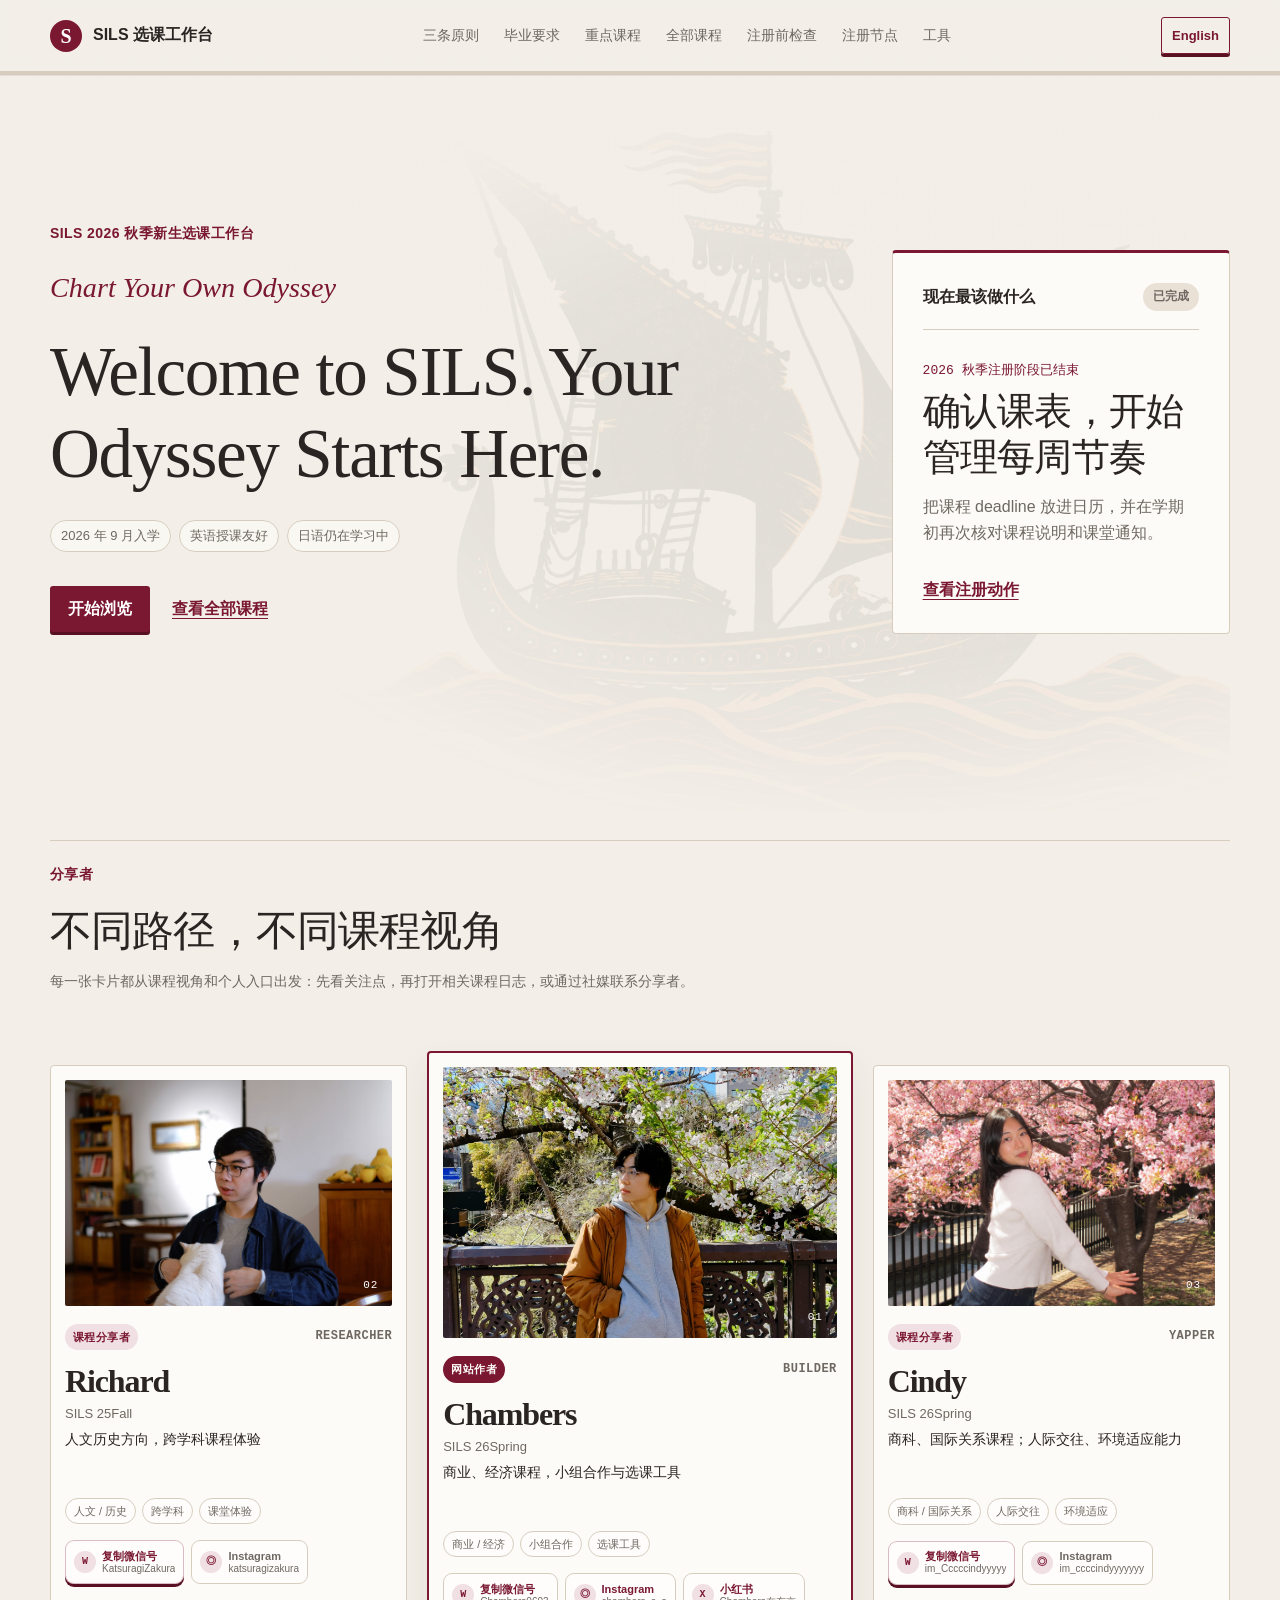
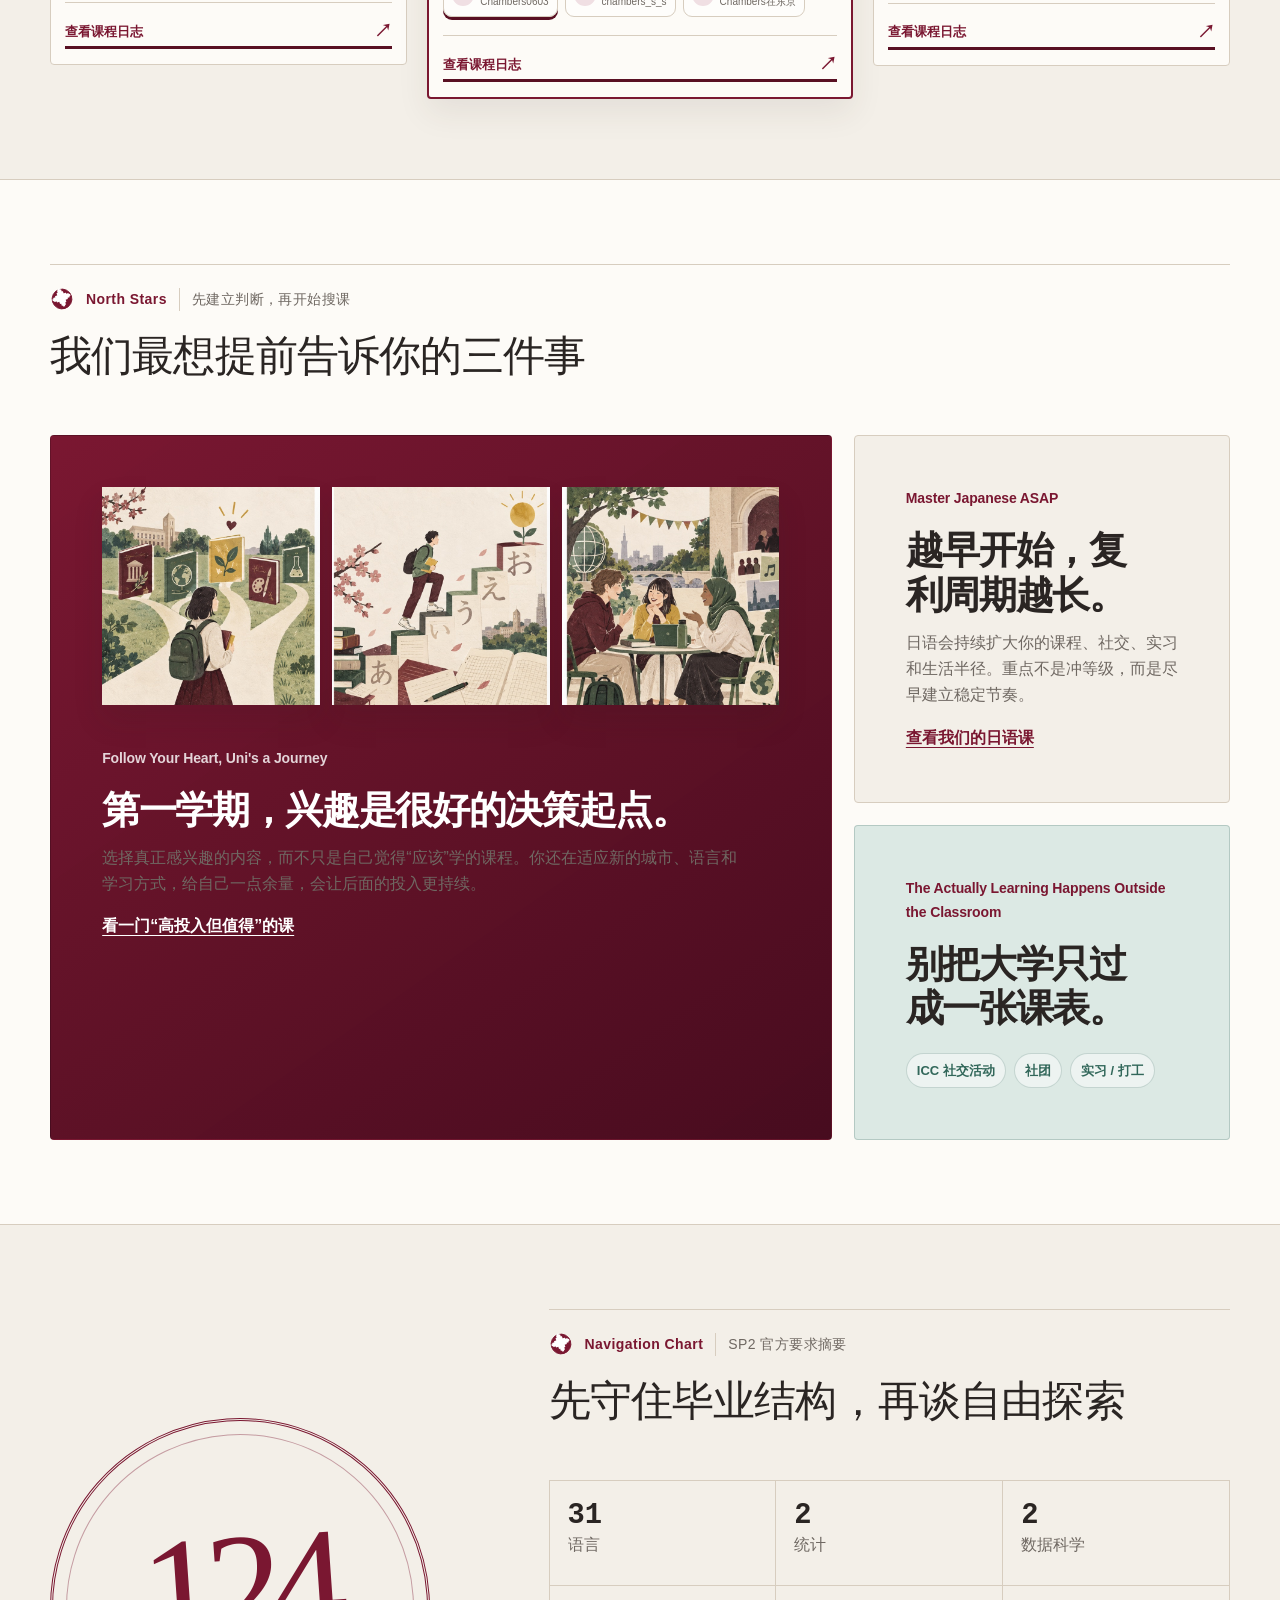
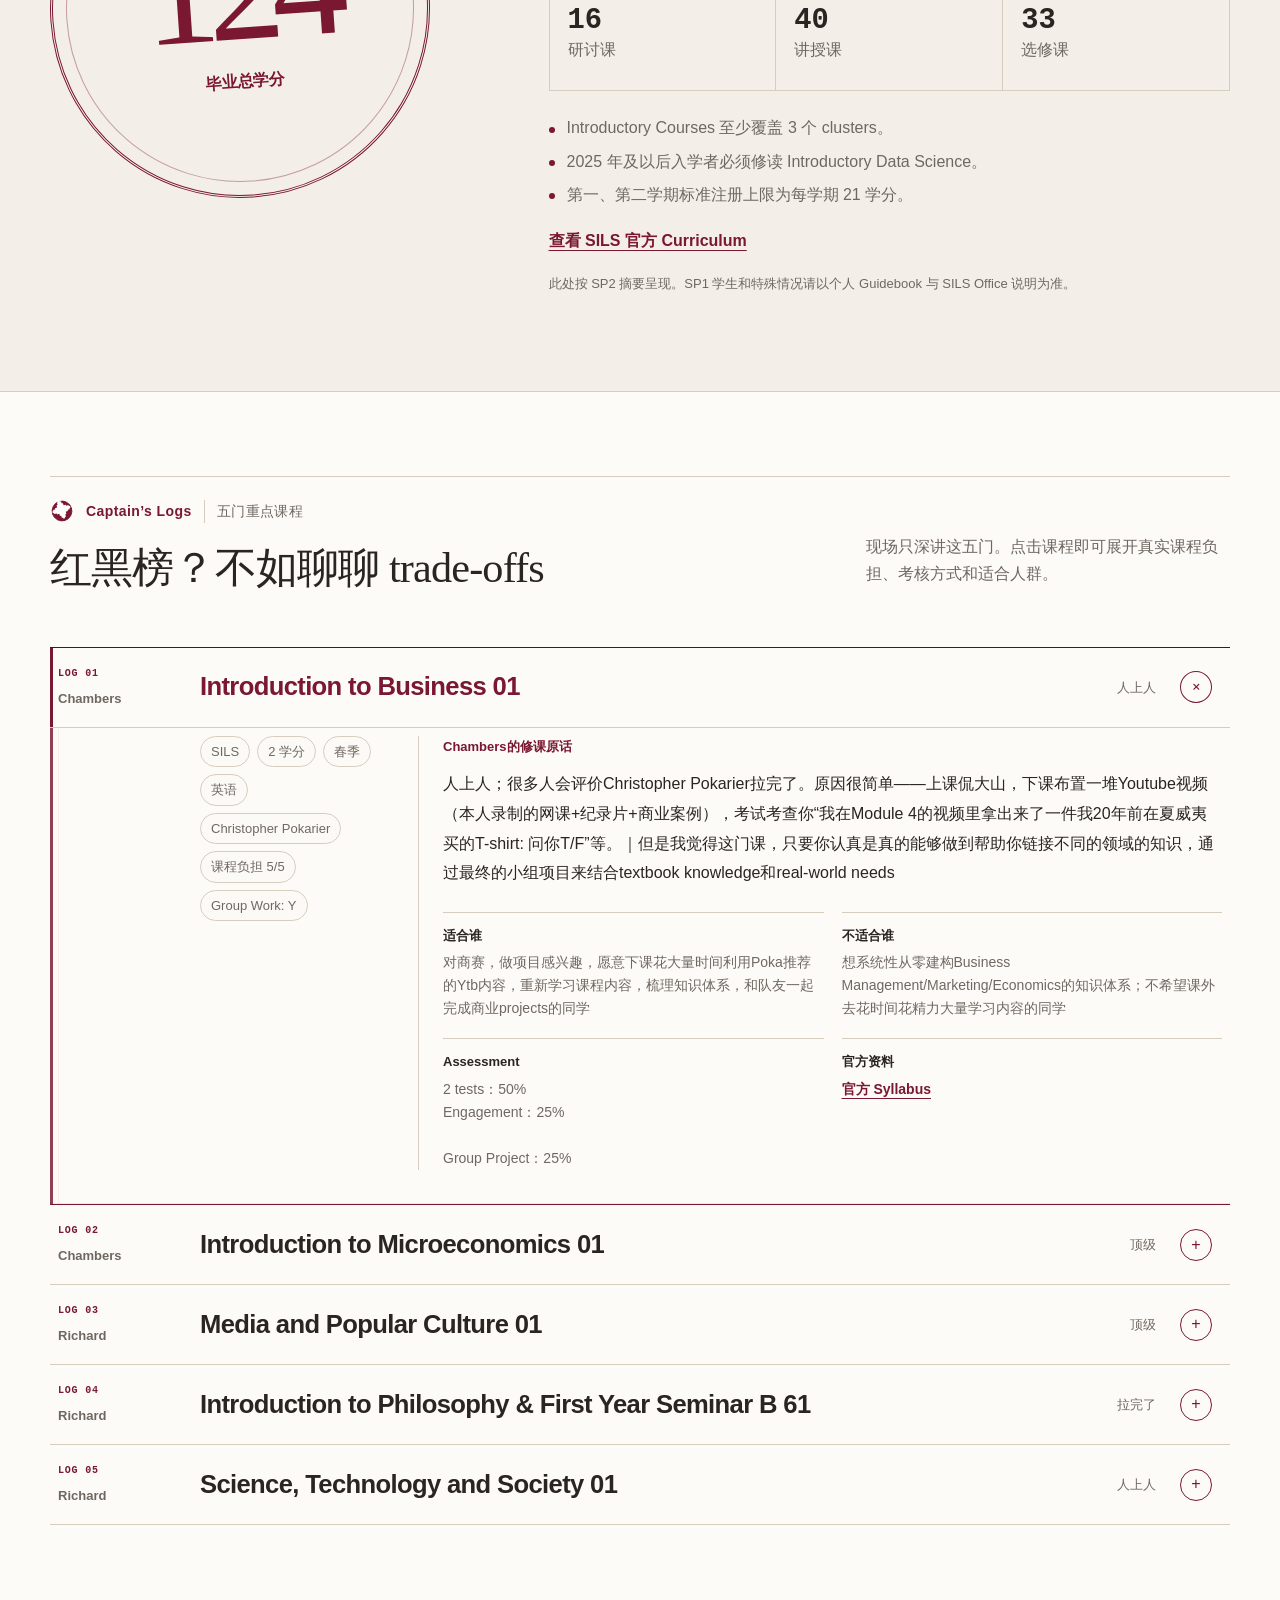
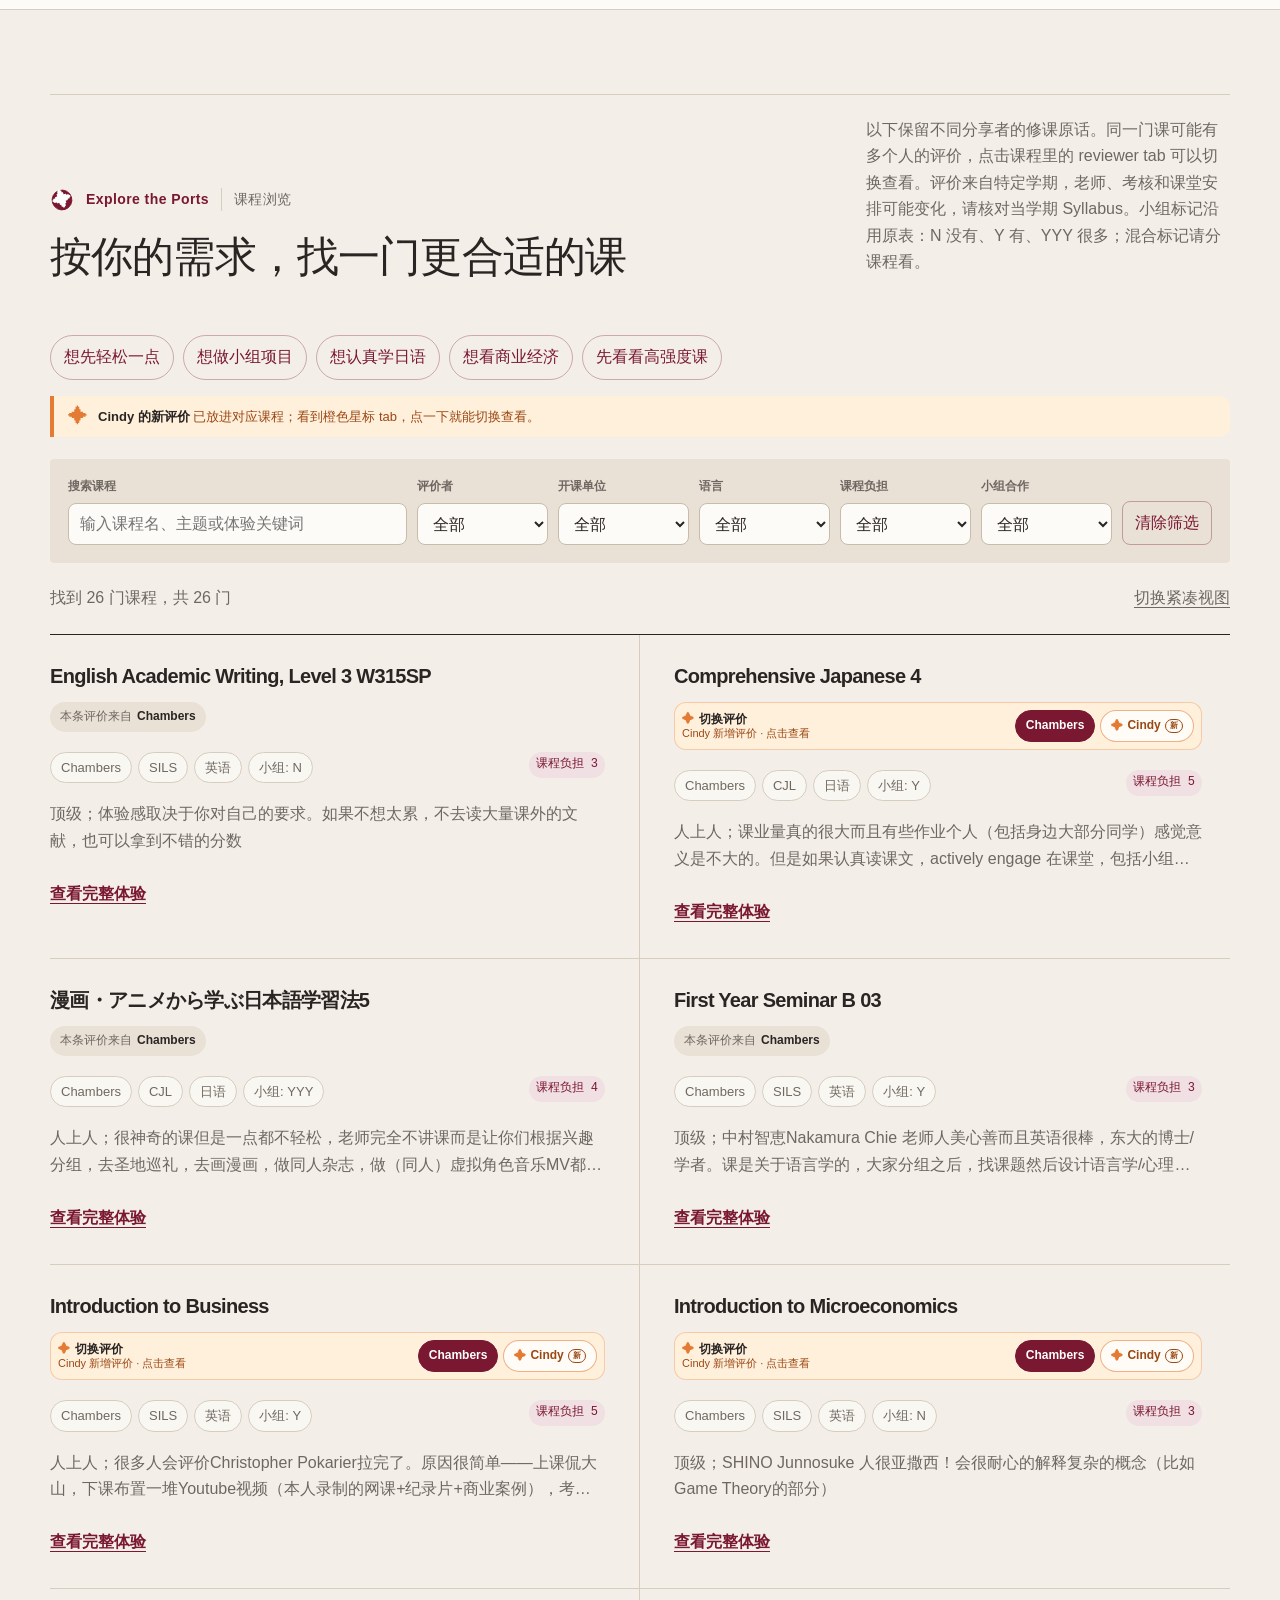
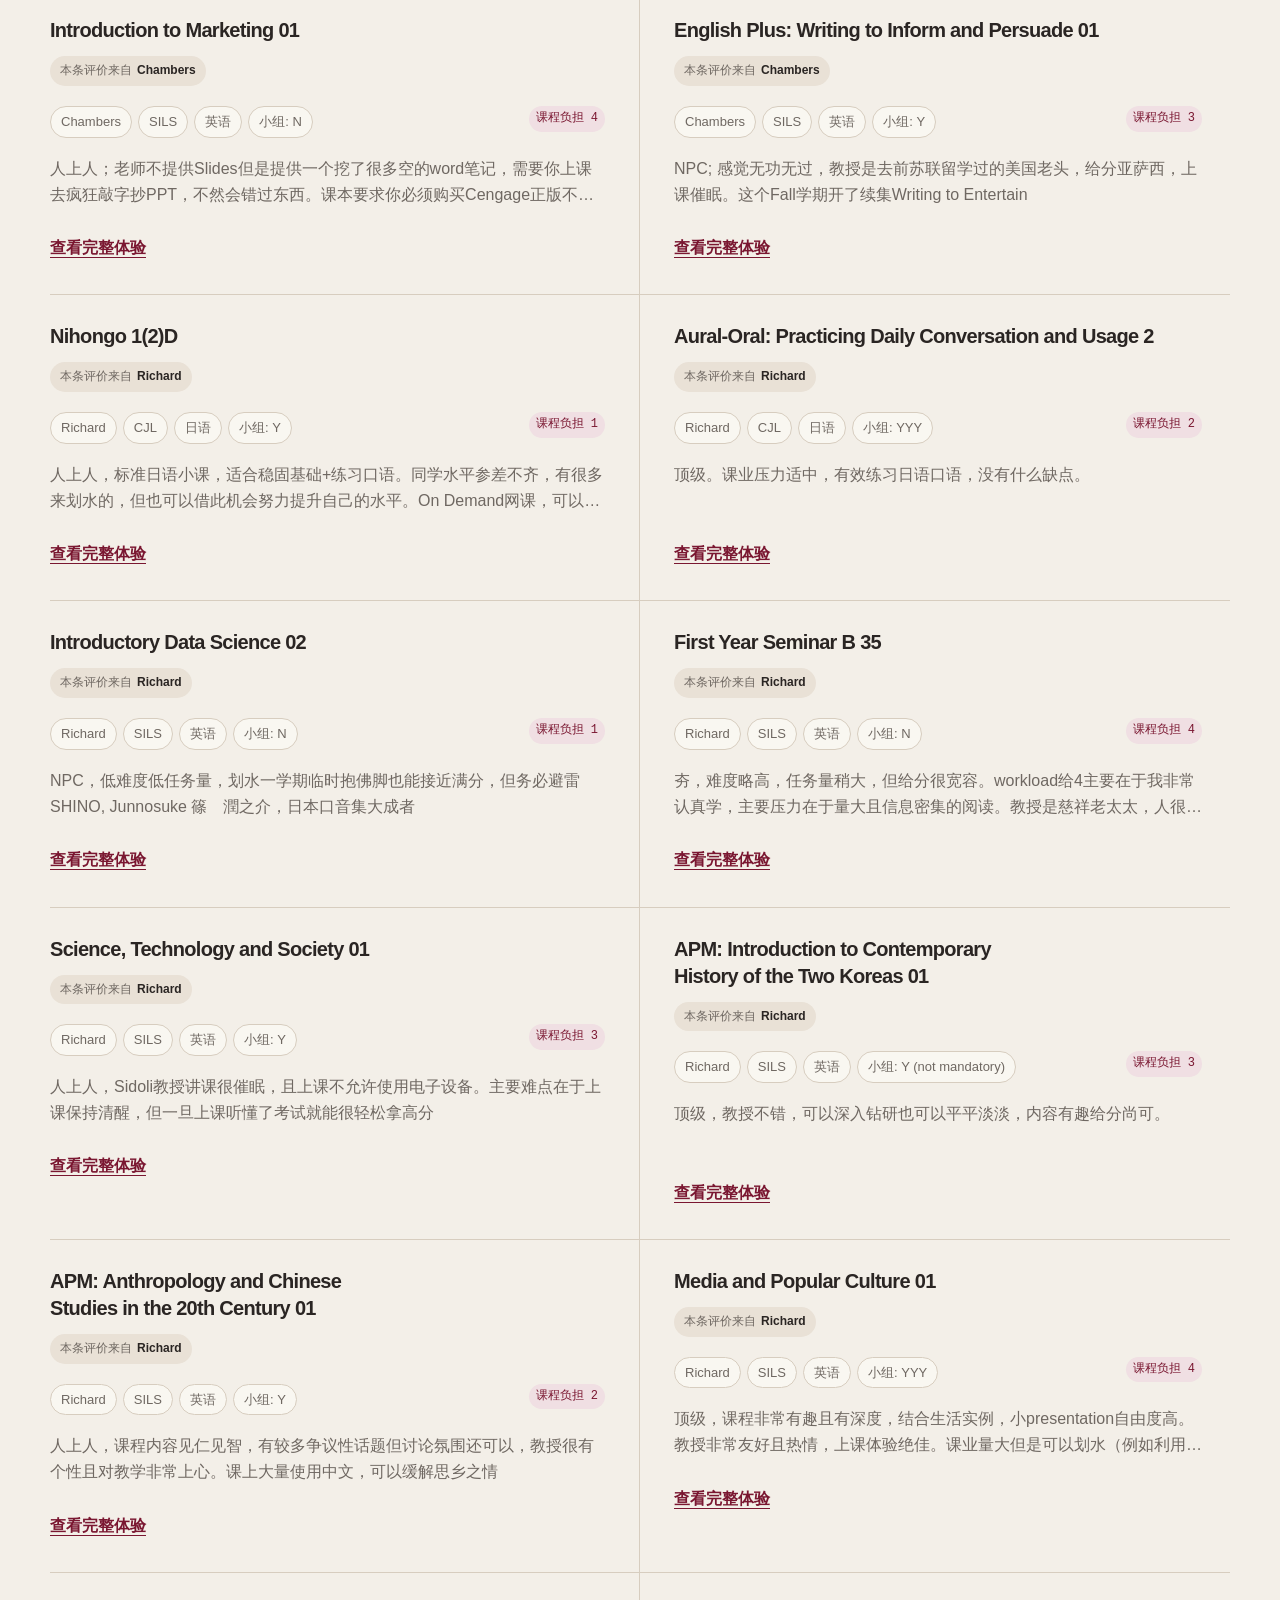
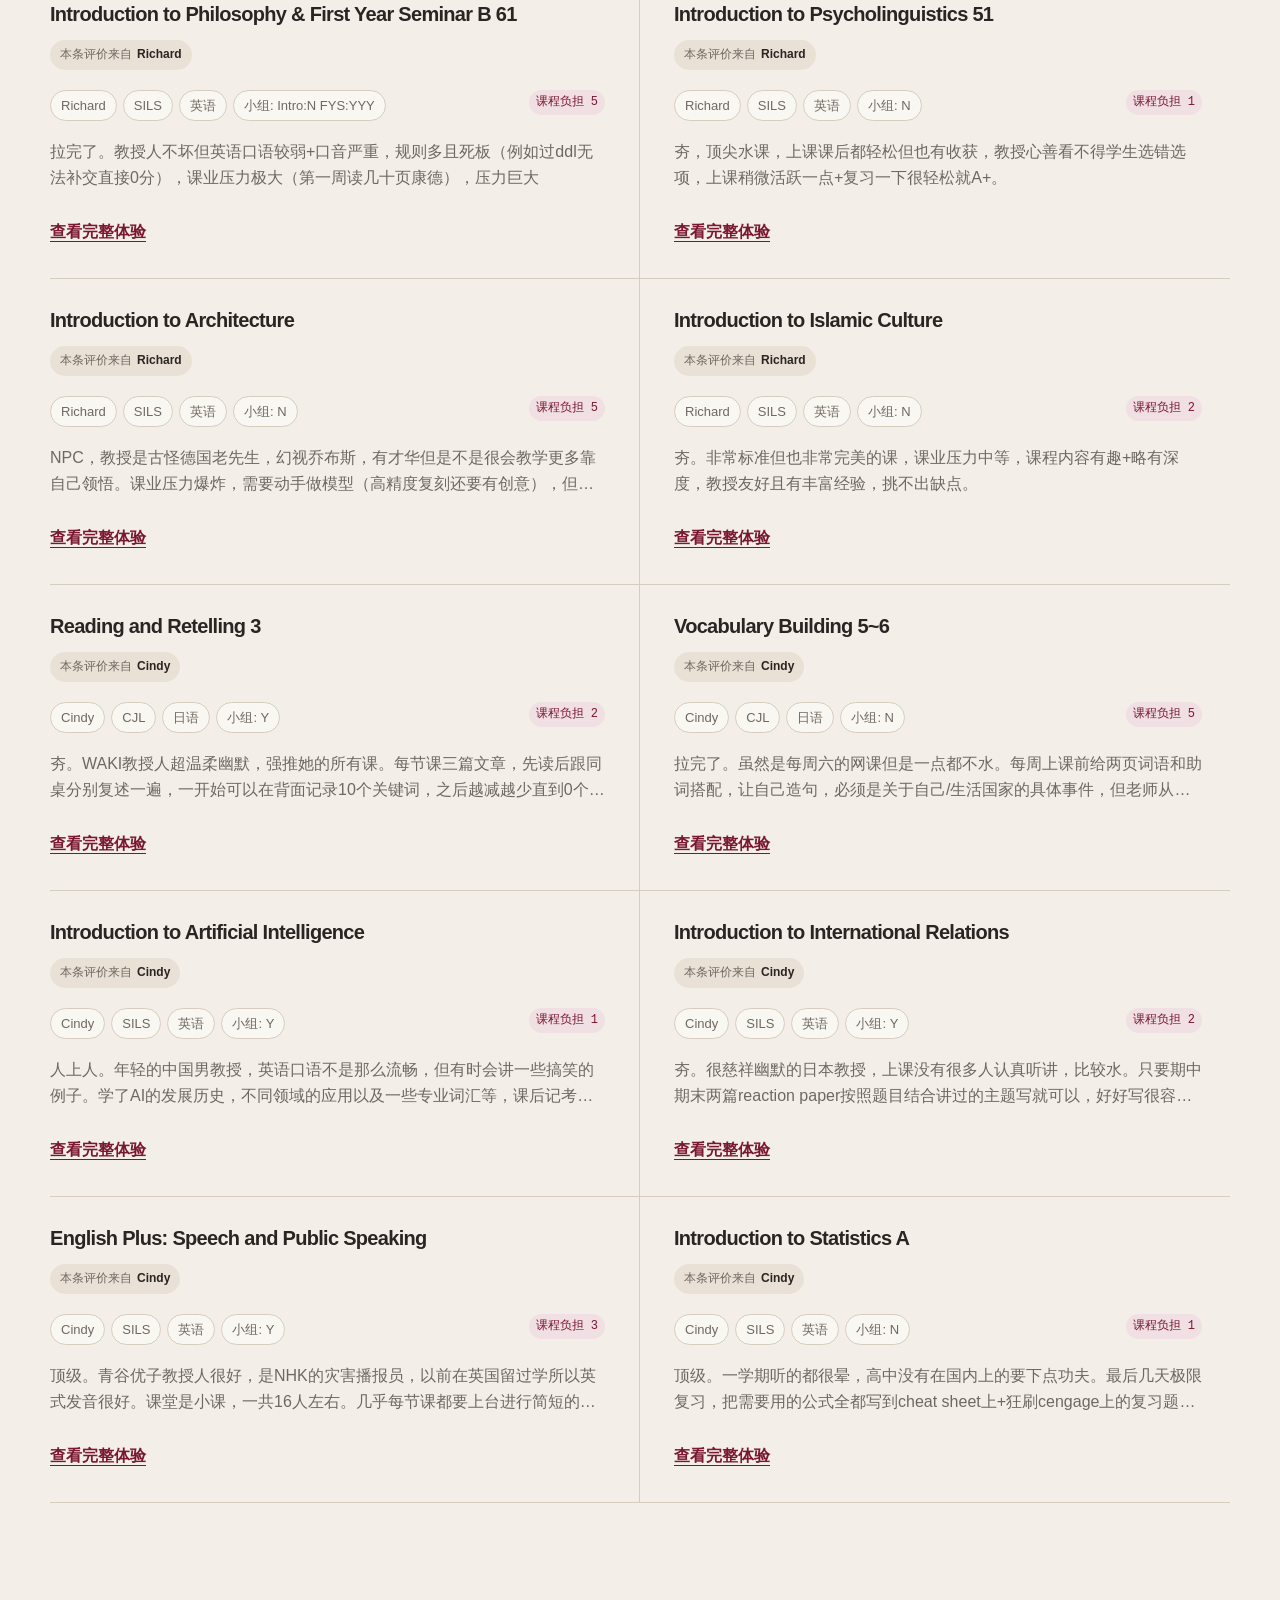
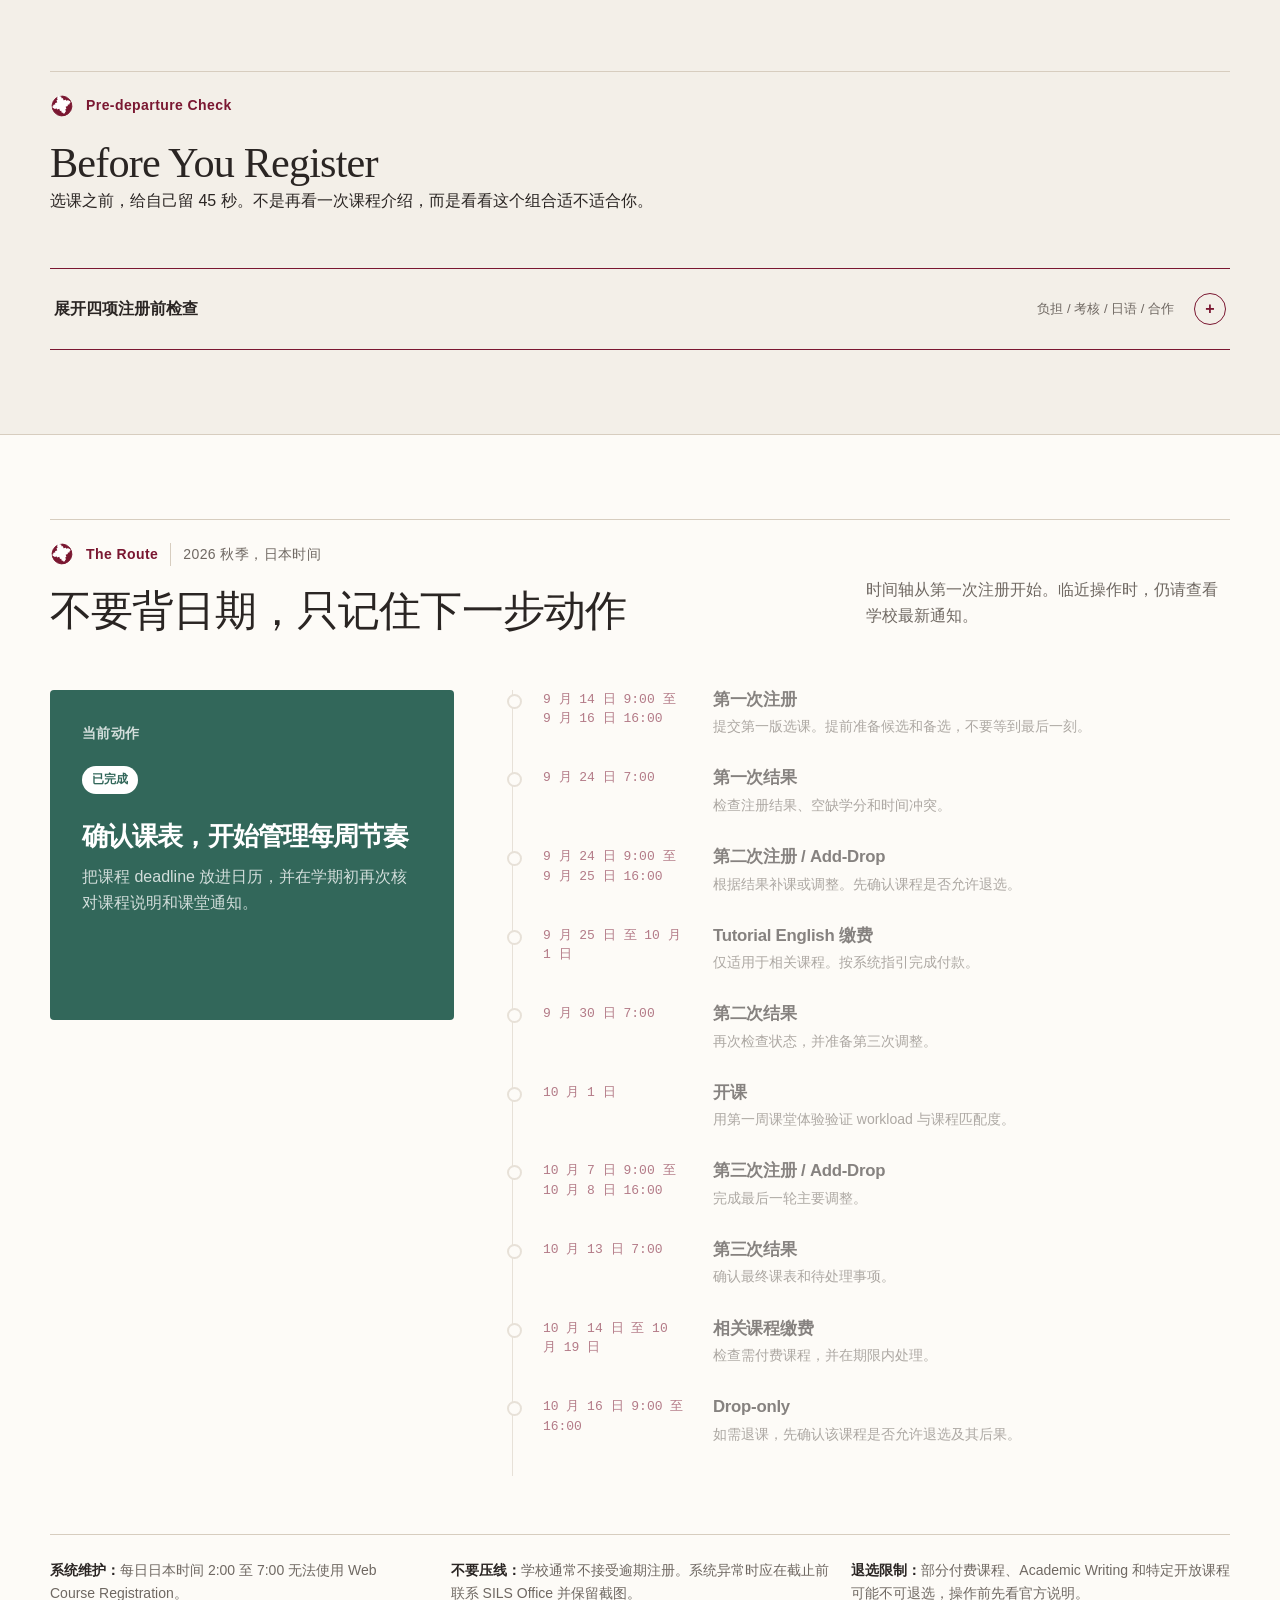
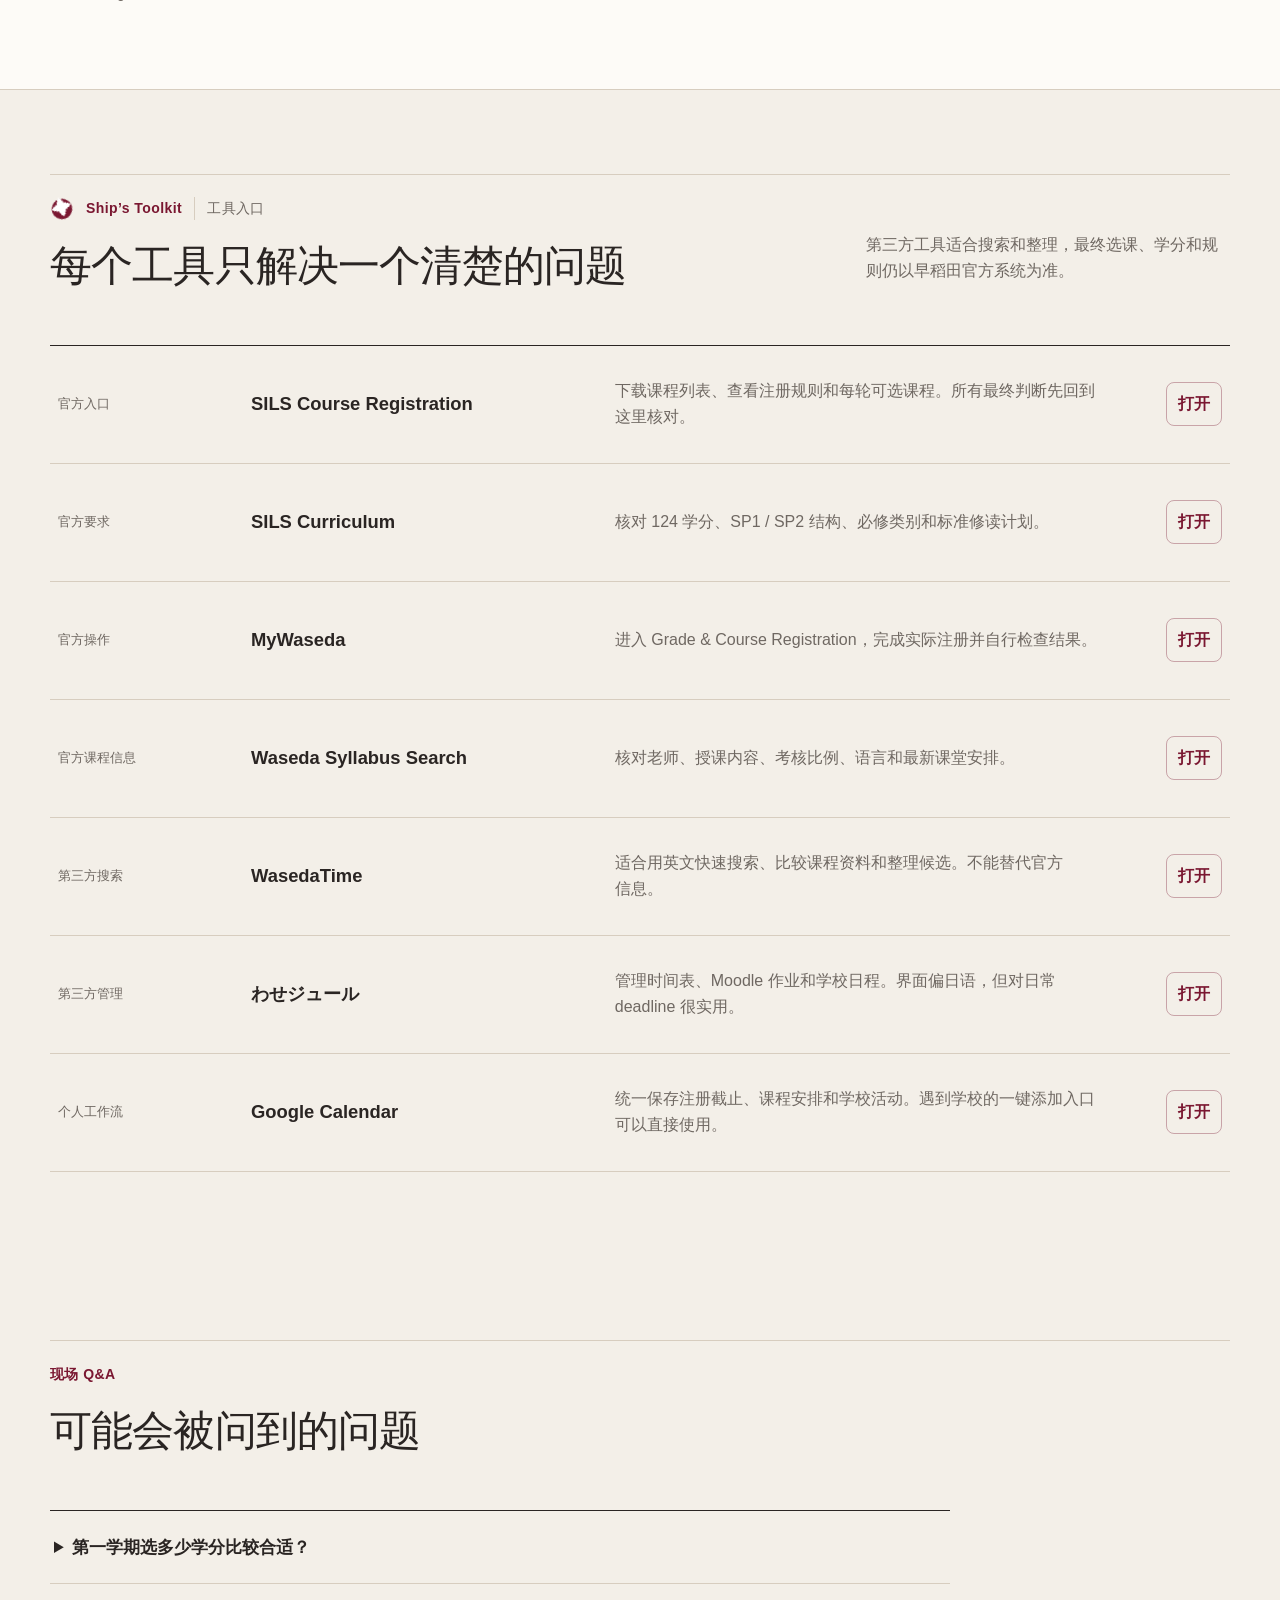
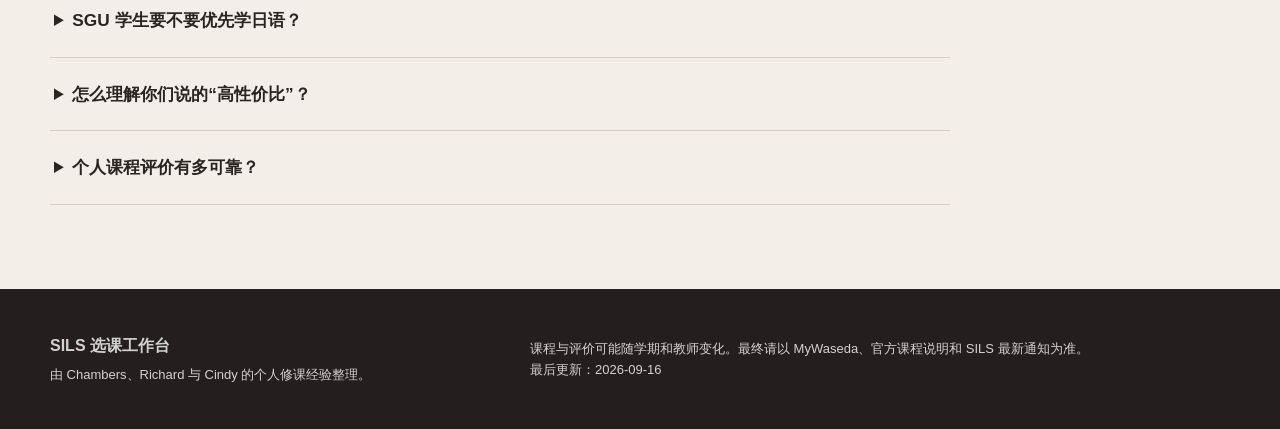
<file: index.html>
<!doctype html>
<html lang="zh-CN">
  <head>
    <meta charset="UTF-8" />
    <meta name="viewport" content="width=device-width, initial-scale=1.0" />
    <meta
      name="description"
      content="面向 2026 年 9 月 SILS 新生的选课经验、注册节点与工具工作台。"
    />
    <title>Chart Your Own Odyssey｜SILS 2026 选课工作台</title>
    <link rel="stylesheet" href="styles.css" />
    <link rel="stylesheet" href="odyssey-atlas.css" />
    <script src="data.js" defer></script>
    <script src="data-en.js" defer></script>
    <script src="locale.js" defer></script>
    <script src="app.js" defer></script>
  </head>
  <body>
    <a class="skip-link" href="#main" data-i18n="accessibility.skipLink">跳到主要内容</a>

    <header class="site-header" data-header>
      <a class="brand" href="#home" aria-label="返回首页" data-i18n-attr="aria-label:accessibility.home">
        <span class="brand-mark">S</span>
        <span data-i18n="brand">SILS 选课工作台</span>
      </a>
      <div class="header-actions">
        <button class="language-toggle" type="button" data-language-toggle aria-pressed="false">
          English
        </button>
        <button class="menu-toggle" type="button" aria-expanded="false" aria-controls="site-nav">
          <span data-i18n="menu">菜单</span>
        </button>
      </div>
      <nav class="site-nav" id="site-nav" aria-label="主要导航" data-i18n-attr="aria-label:accessibility.mainNav">
        <a href="#principles" data-i18n="nav.principles">三条原则</a>
        <a href="#requirements" data-i18n="nav.requirements">毕业要求</a>
        <a href="#picks" data-i18n="nav.picks">重点课程</a>
        <a href="#courses" data-i18n="nav.courses">全部课程</a>
        <a href="#before-register" data-i18n="nav.beforeRegister">注册前检查</a>
        <a href="#registration" data-i18n="nav.registration">注册节点</a>
        <a href="#resources" data-i18n="nav.resources">工具</a>
      </nav>
    </header>

    <nav class="voyage-nav" aria-label="Odyssey 章节航线" data-i18n-attr="aria-label:accessibility.voyageNav">
      <span class="voyage-track" aria-hidden="true"><span class="voyage-progress"></span></span>
      <a href="#home"><span data-i18n="voyage.home">出发</span></a>
      <a href="#guides"><span data-i18n="presenters.context">分享者</span></a>
      <a href="#principles"><span data-i18n="voyage.principles">三条原则</span></a>
      <a href="#requirements"><span data-i18n="voyage.requirements">毕业要求</span></a>
      <a href="#picks"><span data-i18n="voyage.picks">重点课程</span></a>
      <a href="#courses"><span data-i18n="voyage.courses">全部课程</span></a>
      <a href="#before-register"><span data-i18n="voyage.beforeRegister">注册前检查</span></a>
      <a href="#registration"><span data-i18n="voyage.registration">注册节点</span></a>
      <a href="#resources"><span data-i18n="voyage.resources">工具</span></a>
    </nav>
    <div class="voyage-mobile-track" aria-hidden="true"><span class="voyage-progress"></span></div>

    <main id="main">
      <section class="hero shell" id="home" data-chapter="Departure">
        <div class="hero-copy">
          <p class="context-line" data-i18n="hero.context">SILS 2026 秋季新生选课工作台</p>
          <p class="odyssey-title">Chart Your Own Odyssey</p>
          <h1 data-i18n="hero.title">Welcome to SILS. Your Odyssey Starts Here.</h1>
          <div class="audience-tags" aria-label="适合人群" data-i18n-attr="aria-label:hero.audienceAria">
            <span data-i18n="hero.tags.0">2026 年 9 月入学</span>
            <span data-i18n="hero.tags.1">英语授课友好</span>
            <span data-i18n="hero.tags.2">日语仍在学习中</span>
          </div>
          <div class="hero-actions">
            <a class="button button-primary" href="#principles" data-i18n="hero.primaryAction">开始浏览</a>
            <a class="text-link" href="#courses" data-i18n="hero.secondaryAction">查看全部课程</a>
          </div>
        </div>

        <aside class="action-panel" aria-labelledby="current-action-title">
          <div class="action-heading">
            <p id="current-action-title" data-i18n="hero.actionHeading">现在最该做什么</p>
            <span class="status-chip" data-action-status>准备中</span>
          </div>
          <p class="action-date" data-action-date>9 月 14 日 9:00 第一次注册开始</p>
          <h2 data-action-title>先做一份“想选 + 备选”清单</h2>
          <p data-action-copy>
            先查课程说明和时间冲突，再用分享者的真实体验判断课程负担。不要等注册窗口打开才开始找课。
          </p>
          <a class="panel-link" href="#registration" data-i18n="hero.actionLink">查看注册动作</a>
        </aside>
      </section>

      <section class="presenters shell" id="guides" data-chapter="Guides" aria-labelledby="presenters-title">
        <div class="section-intro compact-intro">
          <p class="context-line" data-i18n="presenters.context">分享者</p>
          <h2 id="presenters-title" data-i18n="presenters.title">不同路径，不同课程视角</h2>
          <p class="presenter-intro" data-i18n="presenters.intro">每一张卡片都从课程视角和个人入口出发：先看关注点，再打开相关课程日志，或通过社媒联系分享者。</p>
        </div>
        <div class="presenter-grid">
          <article class="presenter-card presenter-richard" data-reveal="pending">
            <div class="presenter-portrait-frame">
              <img
                src="assets/richard-portrait-web.jpg"
                alt="Richard 的照片"
                data-i18n-attr="alt:presenters.richardAlt"
                width="360"
                height="360"
              />
              <span class="portrait-route" aria-hidden="true">02</span>
            </div>
            <div class="presenter-content">
              <div class="presenter-meta">
                <span class="presenter-badge" data-i18n="presenters.contributorBadge">课程分享者</span>
                <span class="presenter-route-label">RESEARCHER</span>
              </div>
              <h3 data-i18n="presenters.richardName">Richard</h3>
              <p class="presenter-role" data-i18n="presenters.richardRole">SILS 25Fall</p>
              <p class="presenter-focus" data-i18n="presenters.richardFocus">人文历史方向，跨学科课程体验</p>
              <div class="presenter-tags" aria-label="Richard 关注的课程主题" data-i18n-attr="aria-label:presenters.richardTagsAria">
                <span data-i18n="presenters.richardTags.0">人文 / 历史</span>
                <span data-i18n="presenters.richardTags.1">跨学科</span>
                <span data-i18n="presenters.richardTags.2">课堂体验</span>
              </div>
              <div class="presenter-contacts" aria-label="Richard 的联系方式" data-i18n-attr="aria-label:contact.richardAria">
                <button class="contact-link contact-wechat" type="button" data-copy-wechat-inline data-wechat-id="KatsuragiZakura" aria-label="复制 Richard 的微信号" data-i18n-attr="aria-label:contact.richardWechatAria">
                  <span class="contact-icon" aria-hidden="true">W</span>
                  <span class="contact-link-copy"><strong data-copy-label data-i18n="contact.copy" aria-live="polite">复制微信号</strong><small>KatsuragiZakura</small></span>
                </button>
                <a class="contact-link" href="https://www.instagram.com/katsuragizakura/" target="_blank" rel="noreferrer" aria-label="Instagram: katsuragizakura">
                  <span class="contact-icon" aria-hidden="true">◎</span>
                  <span class="contact-link-copy"><strong>Instagram</strong><small>katsuragizakura</small></span>
                </a>
              </div>
              <button class="presenter-action" type="button" data-presenter-filter="Richard">
                <span data-i18n="presenters.viewLogs">查看课程日志</span><span aria-hidden="true">↗</span>
              </button>
            </div>
          </article>
          <article class="presenter-card presenter-chambers presenter-author" data-reveal="pending">
            <div class="presenter-portrait-frame">
              <img
                src="assets/chambers-portrait-web.jpg"
                alt="Chambers 的照片"
                data-i18n-attr="alt:presenters.chambersAlt"
                width="360"
                height="360"
              />
              <span class="portrait-route" aria-hidden="true">01</span>
            </div>
            <div class="presenter-content">
              <div class="presenter-meta">
                <span class="presenter-badge presenter-badge-author" data-i18n="presenters.authorBadge">网站作者</span>
                <span class="presenter-route-label">BUILDER</span>
              </div>
              <h3 data-i18n="presenters.chambersName">Chambers</h3>
              <p class="presenter-role" data-i18n="presenters.chambersRole">SILS 26Spring</p>
              <p class="presenter-focus" data-i18n="presenters.chambersFocus">商业、经济课程，小组合作与选课工具</p>
              <div class="presenter-tags" aria-label="Chambers 关注的课程主题" data-i18n-attr="aria-label:presenters.chambersTagsAria">
                <span data-i18n="presenters.chambersTags.0">商业 / 经济</span>
                <span data-i18n="presenters.chambersTags.1">小组合作</span>
                <span data-i18n="presenters.chambersTags.2">选课工具</span>
              </div>
              <div class="presenter-contacts" aria-label="Chambers 的联系方式" data-i18n-attr="aria-label:contact.chambersAria">
                <button class="contact-link contact-wechat" type="button" data-copy-wechat-inline data-wechat-id="Chambers0603" aria-label="复制 Chambers 的微信号" data-i18n-attr="aria-label:contact.chambersWechatAria">
                  <span class="contact-icon" aria-hidden="true">W</span>
                  <span class="contact-link-copy"><strong data-copy-label data-i18n="contact.copy" aria-live="polite">复制微信号</strong><small>Chambers0603</small></span>
                </button>
                <a class="contact-link" href="https://www.instagram.com/chambers_s_s/" target="_blank" rel="noreferrer" aria-label="Instagram: chambers_s_s">
                  <span class="contact-icon" aria-hidden="true">◎</span>
                  <span class="contact-link-copy"><strong>Instagram</strong><small>chambers_s_s</small></span>
                </a>
                <a class="contact-link" href="https://www.xiaohongshu.com/search_result?keyword=Chambers%E5%9C%A8%E4%B8%9C%E4%BA%AC" target="_blank" rel="noreferrer" aria-label="Chambers 的小红书主页" data-i18n-attr="aria-label:contact.chambersXhsAria">
                  <span class="contact-icon" aria-hidden="true">X</span>
                  <span class="contact-link-copy"><strong data-i18n="contact.xiaohongshu">小红书</strong><small data-i18n="contact.chambersXhs">Chambers在东京</small></span>
                </a>
              </div>
              <button class="presenter-action" type="button" data-presenter-filter="Chambers">
                <span data-i18n="presenters.viewLogs">查看课程日志</span><span aria-hidden="true">↗</span>
              </button>
            </div>
          </article>
          <article class="presenter-card presenter-cindy" data-reveal="pending">
            <div class="presenter-portrait-frame">
              <img
                src="assets/cindy-portrait-web.png"
                alt="Cindy 的照片"
                data-i18n-attr="alt:presenters.authorAlt"
                width="1456"
                height="1080"
              />
              <span class="portrait-route" aria-hidden="true">03</span>
            </div>
            <div class="presenter-content">
              <div class="presenter-meta">
                <span class="presenter-badge" data-i18n="presenters.contributorBadge">课程分享者</span>
                <span class="presenter-route-label">YAPPER</span>
              </div>
              <h3 data-i18n="presenters.authorName">Cindy</h3>
              <p class="presenter-role" data-i18n="presenters.authorRole">SILS 26Spring</p>
              <p class="presenter-focus" data-i18n="presenters.authorFocus">商科、国际关系课程；人际交往、环境适应能力</p>
              <div class="presenter-tags" aria-label="Cindy 的工作方向" data-i18n-attr="aria-label:presenters.authorTagsAria">
                <span data-i18n="presenters.authorTags.0">商科 / 国际关系</span>
                <span data-i18n="presenters.authorTags.1">人际交往</span>
                <span data-i18n="presenters.authorTags.2">环境适应</span>
              </div>
              <div class="presenter-contacts" aria-label="Cindy 的联系方式" data-i18n-attr="aria-label:contact.cindyAria">
                <button class="contact-link contact-wechat" type="button" data-copy-wechat-inline data-wechat-id="im_Cccccindyyyyy" aria-label="复制 Cindy 的微信号" data-i18n-attr="aria-label:contact.cindyWechatAria">
                  <span class="contact-icon" aria-hidden="true">W</span>
                  <span class="contact-link-copy"><strong data-copy-label data-i18n="contact.copy" aria-live="polite">复制微信号</strong><small>im_Cccccindyyyyy</small></span>
                </button>
                <a class="contact-link" href="https://www.instagram.com/im_ccccindyyyyyyy/" target="_blank" rel="noreferrer" aria-label="Instagram: im_ccccindyyyyyyy">
                  <span class="contact-icon" aria-hidden="true">◎</span>
                  <span class="contact-link-copy"><strong>Instagram</strong><small>im_ccccindyyyyyyy</small></span>
                </a>
              </div>
              <button class="presenter-action" type="button" data-presenter-filter="Cindy">
                <span data-i18n="presenters.viewLogs">查看课程日志</span><span aria-hidden="true">↗</span>
              </button>
            </div>
          </article>
        </div>
      </section>

      <section class="principles section-pad" id="principles" data-chapter="North Stars">
        <div class="shell">
          <div class="section-intro">
            <p class="context-line chapter-marker" data-i18n-html="chapters.northStars"><span aria-hidden="true">✦</span> North Stars<span class="chapter-caption">先建立判断，再开始搜课</span></p>
            <h2 data-i18n="principles.title">我们最想提前告诉你的三件事</h2>
          </div>
          <div class="principle-layout">
            <article class="principle-primary">
              <div class="principle-art-trio" aria-label="三条原则的三联插画" data-i18n-attr="aria-label:principles.artAria">
                <div class="principle-art principle-art-choice" role="img" aria-label="学生在多条课程路径前选择自己感兴趣的方向" data-i18n-attr="aria-label:principles.choiceAria">
                  <img src="assets/principles-triptych.jpg" alt="" loading="lazy" decoding="async" />
                </div>
                <div class="principle-art principle-art-japanese" role="img" aria-label="学生沿着由日语学习笔记组成的阶梯向上学习" data-i18n-attr="aria-label:principles.japaneseAria">
                  <img src="assets/principles-triptych.jpg" alt="" loading="lazy" decoding="async" />
                </div>
                <div class="principle-art principle-art-outside" role="img" aria-label="三位学生在课堂之外交流并建立联系" data-i18n-attr="aria-label:principles.outsideAria">
                  <img src="assets/principles-triptych.jpg" alt="" loading="lazy" decoding="async" />
                </div>
              </div>
              <div class="principle-copy">
                <p class="principle-title">Follow Your Heart, Uni's a Journey</p>
                <h3 data-i18n="principles.firstTitle">第一学期，兴趣是很好的决策起点。</h3>
                <p data-i18n="principles.firstCopy">
                  选择真正感兴趣的内容，而不只是自己觉得“应该”学的课程。你还在适应新的城市、语言和学习方式，给自己一点余量，会让后面的投入更持续。
                </p>
                <button class="inline-action" type="button" data-course-jump="introduction-to-business-01">
                  <span data-i18n="principles.firstAction">看一门“高投入但值得”的课</span>
                </button>
              </div>
            </article>
            <div class="principle-side">
              <article>
                <div class="principle-copy">
                  <p class="principle-title">Master Japanese ASAP</p>
                  <h3 data-i18n="principles.secondTitle">越早开始，复利周期越长。</h3>
                  <p data-i18n="principles.secondCopy">日语会持续扩大你的课程、社交、实习和生活半径。重点不是冲等级，而是尽早建立稳定节奏。</p>
                  <button class="inline-action" type="button" data-filter-preset="japanese"><span data-i18n="principles.secondAction">查看我们的日语课</span></button>
                </div>
              </article>
              <article>
                <div class="principle-copy">
                  <p class="principle-title">The Actually Learning Happens Outside the Classroom</p>
                  <h3 data-i18n="principles.thirdTitle">别把大学只过成一张课表。</h3>
                  <ul class="outside-list" aria-label="课外学习入口" data-i18n-attr="aria-label:principles.outsideListAria">
                    <li data-i18n="principles.outside.0">ICC 社交活动</li>
                    <li data-i18n="principles.outside.1">社团</li>
                    <li data-i18n="principles.outside.2">实习 / 打工</li>
                  </ul>
                </div>
              </article>
            </div>
          </div>
        </div>
      </section>

      <section class="requirements section-pad shell" id="requirements" data-chapter="Navigation Chart">
        <div class="requirements-stamp" aria-label="毕业总学分 124" data-i18n-attr="aria-label:requirements.stampAria">
          <strong>124</strong>
          <span data-i18n="requirements.stampLabel">毕业总学分</span>
        </div>
        <div class="requirements-copy">
          <div class="section-intro compact-intro">
            <p class="context-line chapter-marker" data-i18n-html="chapters.navigation"><span aria-hidden="true">✦</span> Navigation Chart<span class="chapter-caption">SP2 官方要求摘要</span></p>
            <h2 data-i18n="requirements.title">先守住毕业结构，再谈自由探索</h2>
          </div>
          <div class="credit-grid" aria-label="SP2 毕业学分构成" data-i18n-attr="aria-label:requirements.creditAria">
            <div><strong>31</strong><span data-i18n="requirements.credits.0">语言</span></div>
            <div><strong>2</strong><span data-i18n="requirements.credits.1">统计</span></div>
            <div><strong>2</strong><span data-i18n="requirements.credits.2">数据科学</span></div>
            <div><strong>16</strong><span data-i18n="requirements.credits.3">研讨课</span></div>
            <div><strong>40</strong><span data-i18n="requirements.credits.4">讲授课</span></div>
            <div><strong>33</strong><span data-i18n="requirements.credits.5">选修课</span></div>
          </div>
          <div class="requirements-notes">
            <p data-i18n="requirements.notes.0">Introductory Courses 至少覆盖 3 个 clusters。</p>
            <p data-i18n="requirements.notes.1">2025 年及以后入学者必须修读 Introductory Data Science。</p>
            <p data-i18n="requirements.notes.2">第一、第二学期标准注册上限为每学期 21 学分。</p>
          </div>
          <a
            class="text-link"
            href="https://www.waseda.jp/fire/sils/en/about/curriculum/"
            target="_blank"
            rel="noreferrer"
          ><span data-i18n="requirements.link">查看 SILS 官方 Curriculum</span></a>
          <p class="fine-print" data-i18n="requirements.finePrint">此处按 SP2 摘要呈现。SP1 学生和特殊情况请以个人 Guidebook 与 SILS Office 说明为准。</p>
        </div>
      </section>

      <section class="picks section-pad" id="picks" data-chapter="Captain’s Logs">
        <div class="shell">
          <div class="section-intro split-intro">
            <div>
              <p class="context-line chapter-marker" data-i18n-html="chapters.captains"><span aria-hidden="true">✦</span> Captain’s Logs<span class="chapter-caption">五门重点课程</span></p>
              <h2 data-i18n="picks.title">红黑榜？不如聊聊 trade-offs</h2>
            </div>
          <p data-i18n="picks.copy">现场只深讲这五门。点击课程即可展开真实课程负担、考核方式和适合人群。</p>
          </div>
          <div class="featured-list" data-featured-list></div>
        </div>
      </section>

      <section class="course-explorer section-pad shell" id="courses" data-chapter="Explore the Ports">
        <div class="section-intro split-intro">
          <div>
              <p class="context-line chapter-marker" data-i18n-html="chapters.explore"><span aria-hidden="true">✦</span> Explore the Ports<span class="chapter-caption">课程浏览</span></p>
              <h2 data-i18n="explorer.title">按你的需求，找一门更合适的课</h2>
          </div>
          <p data-i18n="explorer.copy">以下保留不同分享者的修课原话。同一门课可能有多个人的评价，点击课程里的 reviewer tab 可以切换查看。评价来自特定学期，老师、考核和课堂安排可能变化，请核对当学期 Syllabus。小组标记沿用原表：N 没有、Y 有、YYY 很多；混合标记请分课程看。</p>
        </div>

        <div class="question-shortcuts" aria-label="常见问题快捷筛选" data-i18n-attr="aria-label:explorer.shortcutsAria">
          <button type="button" data-filter-preset="lighter"><span data-i18n="explorer.shortcuts.0">想先轻松一点</span></button>
          <button type="button" data-filter-preset="group"><span data-i18n="explorer.shortcuts.1">想做小组项目</span></button>
          <button type="button" data-filter-preset="japanese"><span data-i18n="explorer.shortcuts.2">想认真学日语</span></button>
          <button type="button" data-filter-preset="business"><span data-i18n="explorer.shortcuts.3">想看商业经济</span></button>
          <button type="button" data-filter-preset="heavy"><span data-i18n="explorer.shortcuts.4">先看看高强度课</span></button>
        </div>

        <div class="reviewer-legend" role="note">
          <span class="reviewer-legend-mark" aria-hidden="true">✦</span>
          <p data-i18n-html="explorer.reviewerLegend"><strong>Cindy 的新评价</strong> 已放进对应课程；看到橙色星标 tab，点一下就能切换查看。</p>
        </div>

        <form class="filters" data-filter-form>
          <label class="search-field">
            <span data-i18n="explorer.filters.search">搜索课程</span>
            <input type="search" name="query" placeholder="输入课程名、主题或体验关键词" data-i18n-attr="placeholder:explorer.filters.searchPlaceholder" autocomplete="off" />
          </label>
          <label>
            <span data-i18n="explorer.filters.takenBy">分享者</span>
            <select name="takenBy">
              <option value="all" data-i18n="explorer.filters.all">全部</option>
              <option value="Chambers">Chambers</option>
              <option value="Richard">Richard</option>
              <option value="Cindy">Cindy</option>
            </select>
          </label>
          <label>
            <span data-i18n="explorer.filters.provider">开课单位</span>
            <select name="provider">
              <option value="all" data-i18n="explorer.filters.all">全部</option>
              <option value="SILS">SILS</option>
              <option value="CJL">CJL</option>
            </select>
          </label>
          <label>
            <span data-i18n="explorer.filters.language">语言</span>
            <select name="language">
              <option value="all" data-i18n="explorer.filters.all">全部</option>
              <option value="English" data-i18n="explorer.filters.english">英语</option>
              <option value="Japanese" data-i18n="explorer.filters.japanese">日语</option>
            </select>
          </label>
          <label>
            <span data-i18n="explorer.filters.workload">课程负担</span>
            <select name="workload">
              <option value="all" data-i18n="explorer.filters.all">全部</option>
              <option value="1-2" data-i18n="explorer.filters.workload12">1 至 2</option>
              <option value="3" data-i18n="explorer.filters.workload3">3</option>
              <option value="4-5" data-i18n="explorer.filters.workload45">4 至 5</option>
            </select>
          </label>
          <label>
            <span data-i18n="explorer.filters.groupWork">小组合作</span>
            <select name="groupWork">
              <option value="all" data-i18n="explorer.filters.all">全部</option>
              <option value="none" data-i18n="explorer.filters.groupNone">没有</option>
              <option value="any" data-i18n="explorer.filters.groupAny">有或很多</option>
              <option value="some" data-i18n="explorer.filters.groupSome">有</option>
              <option value="heavy" data-i18n="explorer.filters.groupHeavy">很多</option>
            </select>
          </label>
          <button class="reset-button" type="reset" data-i18n="explorer.filters.reset">清除筛选</button>
        </form>

        <div class="results-meta">
          <p aria-live="polite" data-results-count></p>
          <button class="density-toggle" type="button" data-density-toggle aria-pressed="false" data-i18n="explorer.density.full">切换紧凑视图</button>
        </div>
        <div class="course-grid" data-course-grid></div>
        <div class="empty-state" data-empty-state hidden>
          <h3 data-i18n="explorer.empty.title">没有匹配的课程</h3>
          <p data-i18n="explorer.empty.copy">试试放宽课程负担范围，或清除一项筛选。</p>
          <button class="button button-primary" type="button" data-reset-empty data-i18n="explorer.filters.reset">清除筛选</button>
        </div>
      </section>

      <section class="predeparture section-pad shell" id="before-register" data-chapter="Pre-departure Check">
        <div class="section-intro">
          <p class="context-line chapter-marker" data-i18n-html="chapters.predeparture"><span aria-hidden="true">✦</span> Pre-departure Check</p>
          <h2 data-i18n="predeparture.title">Before You Register</h2>
          <p data-i18n="predeparture.copy">选课之前，给自己留 45 秒。不是再看一次课程介绍，而是看看这个组合适不适合你。</p>
        </div>
        <details class="departure-checks">
          <summary><span data-i18n="predeparture.summary">展开四项注册前检查</span><span class="check-summary-hint" data-i18n="predeparture.summaryHint">负担 / 考核 / 日语 / 合作</span><span class="expand-mark" aria-hidden="true">+</span></summary>
          <div class="check-grid">
            <article>
              <h3>Workload Check</h3>
              <p class="check-question" data-i18n="predeparture.checks.workload.question">这学期的组合是否过重？</p>
              <p data-i18n="predeparture.checks.workload.copy">把高负担课程放在一起看：最忙的一周，还剩多少时间给日语和课外生活？</p>
              <button class="inline-action" type="button" data-filter-preset="heavy"><span data-i18n="predeparture.checks.workload.action">对照高负担课程</span></button>
            </article>
            <article>
              <h3>Assessment Check</h3>
              <p class="check-question" data-i18n="predeparture.checks.assessment.question">考试、论文和 presentation 是否适合你？</p>
              <p data-i18n="predeparture.checks.assessment.copy">看详情里的 Assessment，再用当学期 Syllabus 核对比例和 deadline。</p>
              <button class="inline-action" type="button" data-assessment-search><span data-i18n="predeparture.checks.assessment.action">搜索考核关键词</span></button>
            </article>
            <article>
              <h3>Japanese Level Check</h3>
              <p class="check-question" data-i18n="predeparture.checks.japanese.question">语言要求是否与实际水平匹配？</p>
              <p data-i18n="predeparture.checks.japanese.copy">等级之外，也看看阅读、作业和课堂讨论的要求；学长体验不是分班建议。</p>
              <button class="inline-action" type="button" data-filter-preset="japanese"><span data-i18n="predeparture.checks.japanese.action">对照日语课体验</span></button>
            </article>
            <article>
              <h3>Teacher &amp; Teamwork Check</h3>
              <p class="check-question" data-i18n="predeparture.checks.teacher.question">老师风格和小组合作是否符合预期？</p>
              <p data-i18n="predeparture.checks.teacher.copy">对照 Group Work、适合谁与不适合谁；不要只看一句结论。</p>
              <button class="inline-action" type="button" data-filter-preset="group"><span data-i18n="predeparture.checks.teacher.action">对照小组课程</span></button>
            </article>
          </div>
          <p class="check-tools" data-i18n-html="predeparture.tools">再交叉查一遍：<a href="https://wasedatime.com/courses/syllabus" target="_blank" rel="noreferrer">WasedaTime</a> · <a href="https://www.wasedule.com/downloads" target="_blank" rel="noreferrer">わせジュール</a>。第三方评价仅供参考，最终回到官方 Syllabus。</p>
        </details>
      </section>

      <section class="registration section-pad" id="registration" data-chapter="The Route">
        <div class="shell">
          <div class="section-intro split-intro">
            <div>
              <p class="context-line chapter-marker" data-i18n-html="chapters.route"><span aria-hidden="true">✦</span> The Route<span class="chapter-caption">2026 秋季，日本时间</span></p>
              <h2 data-i18n="registration.title">不要背日期，只记住下一步动作</h2>
            </div>
            <p data-i18n="registration.copy">时间轴从第一次注册开始。临近操作时，仍请查看学校最新通知。</p>
          </div>
          <div class="registration-layout">
            <article class="registration-current">
              <p class="context-line" data-i18n="registration.currentLabel">当前动作</p>
              <span class="status-chip" data-timeline-status>准备中</span>
              <h3 data-timeline-title>准备第一轮候选与备选</h3>
              <p data-timeline-copy>把“最想选”和“没选上时怎么办”同时写好，注册时会从容很多。</p>
            </article>
            <ol class="timeline" data-timeline-list></ol>
          </div>
          <div class="registration-alerts">
            <p data-i18n-html="registration.alerts.maintenance"><strong>系统维护：</strong>每日日本时间 2:00 至 7:00 无法使用 Web Course Registration。</p>
            <p data-i18n-html="registration.alerts.deadline"><strong>不要压线：</strong>学校通常不接受逾期注册。系统异常时应在截止前联系 SILS Office 并保留截图。</p>
            <p data-i18n-html="registration.alerts.drop"><strong>退选限制：</strong>部分付费课程、Academic Writing 和特定开放课程可能不可退选，操作前先看官方说明。</p>
          </div>
        </div>
      </section>

      <section class="resources section-pad shell" id="resources" data-chapter="Ship’s Toolkit">
        <div class="section-intro split-intro">
          <div>
            <p class="context-line chapter-marker" data-i18n-html="chapters.toolkit"><span aria-hidden="true">✦</span> Ship’s Toolkit<span class="chapter-caption">工具入口</span></p>
            <h2 data-i18n="resources.title">每个工具只解决一个清楚的问题</h2>
          </div>
          <p data-i18n="resources.copy">第三方工具适合搜索和整理，最终选课、学分和规则仍以早稻田官方系统为准。</p>
        </div>
        <div class="resource-list" data-resource-list></div>
      </section>

      <section class="faq section-pad shell" id="faq">
        <div class="section-intro compact-intro">
          <p class="context-line" data-i18n="faq.context">现场 Q&A</p>
          <h2 data-i18n="faq.title">可能会被问到的问题</h2>
        </div>
        <div class="faq-list">
          <details>
            <summary data-i18n="faq.items.0.question">第一学期选多少学分比较合适？</summary>
            <p data-i18n="faq.items.0.answer">先看毕业结构和 21 学分上限，再根据阅读、语言课和小组项目的组合判断。不要只看总学分，要看最忙的一周会同时发生什么。</p>
          </details>
          <details>
            <summary data-i18n="faq.items.1.question">SGU 学生要不要优先学日语？</summary>
            <p data-i18n="faq.items.1.answer">建议尽早建立稳定节奏。日语不只影响课程，还影响社交、生活和实习选择。难度不必一步到顶，持续比短期冲刺重要。</p>
          </details>
          <details>
            <summary data-i18n="faq.items.2.question">怎么理解你们说的“高性价比”？</summary>
            <p data-i18n="faq.items.2.answer">它不是单纯“容易拿分”。我们更看重投入是否换来清楚的知识、作品、表达训练或新的兴趣方向，以及这门课是否适合你。</p>
          </details>
          <details>
            <summary data-i18n="faq.items.3.question">个人课程评价有多可靠？</summary>
            <p data-i18n="faq.items.3.answer">它适合帮助你提出问题，不适合替代课程说明。老师、考核和个人基础都会改变体验，所以卡片会同时写适合谁与不适合谁。</p>
          </details>
        </div>
      </section>
    </main>

    <footer class="site-footer">
      <div class="shell footer-grid">
        <div>
          <strong data-i18n="footer.brand">SILS 选课工作台</strong>
          <p data-i18n="footer.byline">由 Chambers、Richard 与 Cindy 的个人修课经验整理。</p>
        </div>
        <p data-i18n-html="footer.disclaimer">
          课程与评价可能随学期和教师变化。最终请以 MyWaseda、官方课程说明和 SILS 最新通知为准。<br />
          最后更新：2026-09-16
        </p>
      </div>
    </footer>
  </body>
</html>
</file>
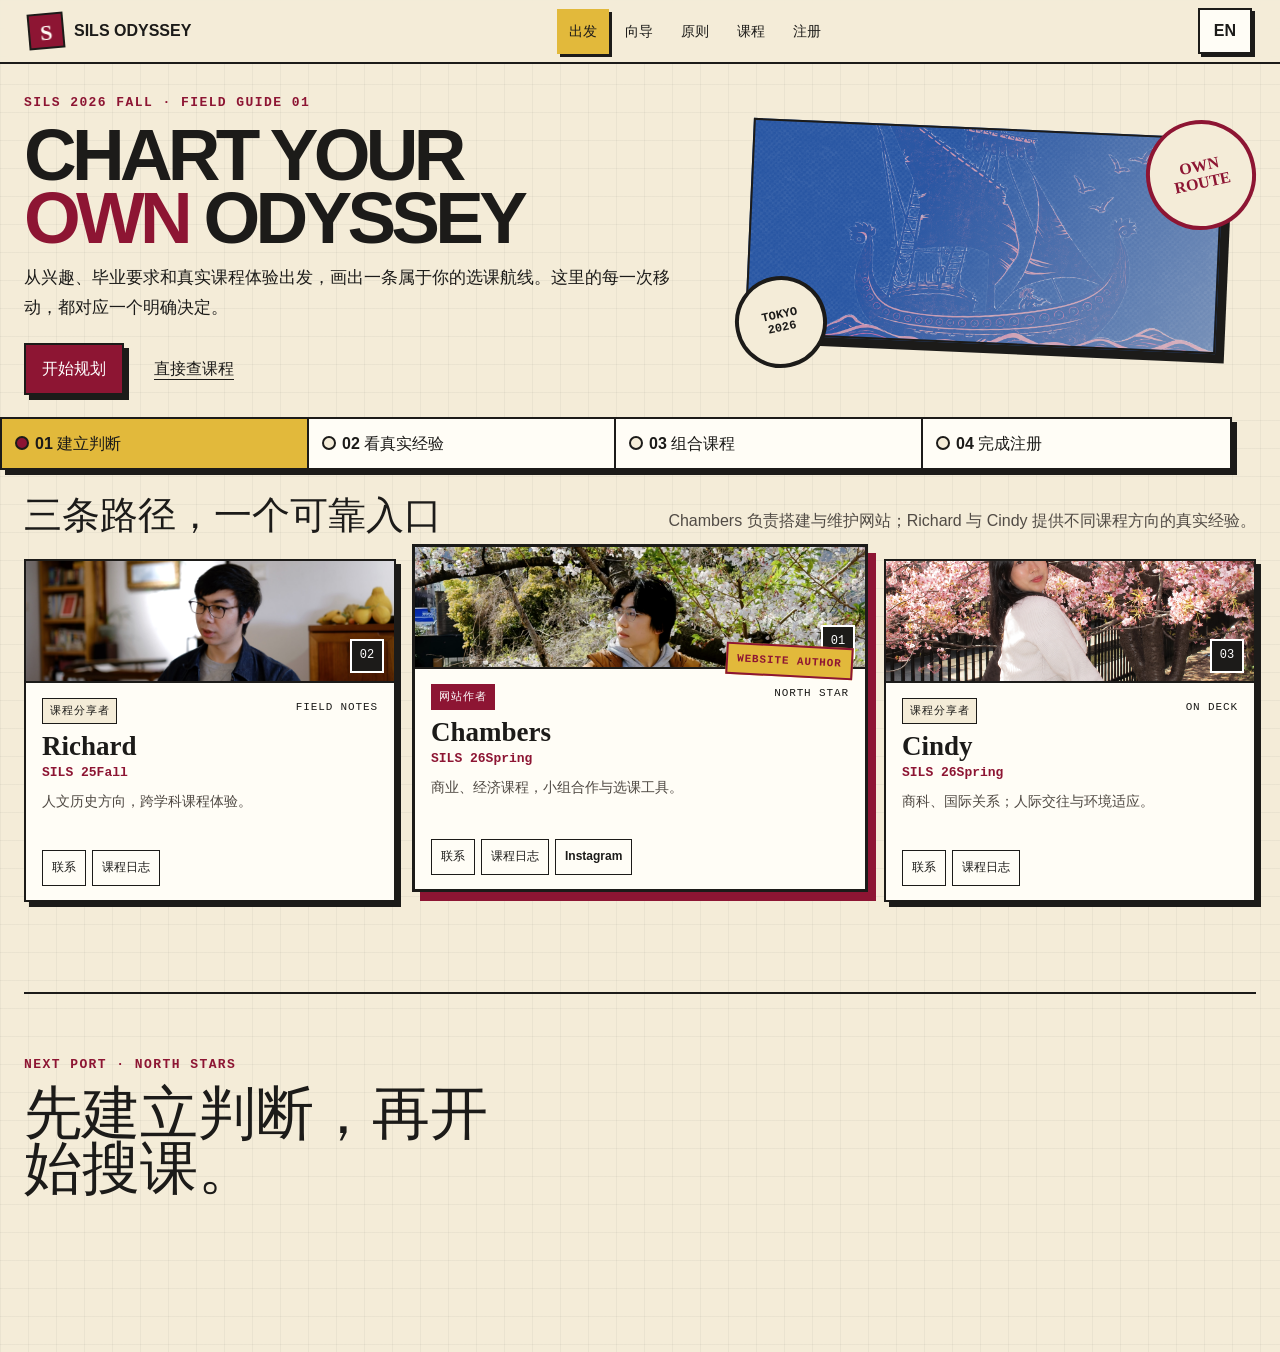
<file: design-demos/direction-a-collage-chart.html>
<!doctype html>
<html lang="zh-CN">
<head>
  <meta charset="UTF-8" />
  <meta name="viewport" content="width=device-width, initial-scale=1" />
  <link rel="icon" href="data:," />
  <title>方向 A｜航海拼贴图</title>
  <!--
    假设：这是视觉与交互方向稿，不替代正式页面。
    轮盘锚点：网页风格 #3「孟菲斯复古拼贴最大化」。
    降级说明：不伪造做旧纹理，仅保留错位票据、强色块和反网格节奏。
    UX 纪律：必要信息常显；动效只用于建立阅读顺序、反馈选择和说明人物归属。
  -->
  <style>
    :root {
      --paper: #f4ecd8;
      --ink: #1c1b19;
      --red: #8d1533;
      --blue: #2856a3;
      --yellow: #e2b93b;
      --olive: #7f8645;
      --white: #fffdf6;
      --line: 2px solid var(--ink);
      --ease: cubic-bezier(.16, 1, .3, 1);
      font-synthesis: none;
      line-break: strict;
    }
    * { box-sizing: border-box; }
    html { scroll-behavior: smooth; }
    body {
      margin: 0;
      color: var(--ink);
      background:
        linear-gradient(90deg, rgba(28,27,25,.045) 1px, transparent 1px) 0 0 / 28px 28px,
        linear-gradient(rgba(28,27,25,.045) 1px, transparent 1px) 0 0 / 28px 28px,
        var(--paper);
      font-family: "Avenir Next", "PingFang SC", "Hiragino Sans GB", sans-serif;
      font-size: 16px;
      line-height: 1.65;
    }
    button, a { font: inherit; -webkit-tap-highlight-color: transparent; }
    a { color: inherit; }
    button { color: inherit; }
    :focus-visible { outline: 3px solid #155fbd; outline-offset: 4px; }
    .topbar {
      position: sticky;
      top: 0;
      z-index: 20;
      display: grid;
      grid-template-columns: auto 1fr auto;
      align-items: center;
      min-height: 62px;
      padding: 8px max(28px, calc((100vw - 1240px) / 2));
      background: rgba(244,236,216,.94);
      border-bottom: var(--line);
      backdrop-filter: blur(12px);
    }
    .brand { display: flex; gap: 10px; align-items: center; font-weight: 800; text-decoration: none; }
    .brand-mark { display: grid; width: 36px; height: 36px; color: var(--white); background: var(--red); border: 2px solid var(--ink); place-items: center; transform: rotate(-5deg); font-family: Georgia, serif; font-size: 22px; }
    .nav { justify-self: center; display: flex; gap: 4px; }
    .nav a { min-height: 44px; padding: 11px 12px; text-decoration: none; font-size: 14px; font-weight: 650; }
    .nav a:hover, .nav a[aria-current="true"] { background: var(--yellow); box-shadow: 3px 3px 0 var(--ink); }
    .language { min-height: 44px; padding: 8px 14px; background: var(--white); border: var(--line); font-weight: 800; box-shadow: 3px 3px 0 var(--ink); cursor: pointer; }
    .page { width: min(1240px, calc(100% - 48px)); margin: 0 auto; }
    .hero {
      position: relative;
      display: grid;
      grid-template-columns: minmax(0, 1.12fr) minmax(380px, .88fr);
      gap: 48px;
      align-items: center;
      min-height: 342px;
      padding: 28px 0 20px;
    }
    .kicker { margin: 0 0 10px; color: var(--red); font-family: "SFMono-Regular", Menlo, monospace; font-size: 13px; font-weight: 800; letter-spacing: .11em; text-transform: uppercase; }
    h1, h2, h3, p { margin-top: 0; }
    h1 {
      max-width: 770px;
      margin-bottom: 14px;
      font-family: "Arial Black", "PingFang SC", sans-serif;
      font-size: clamp(50px, 5.7vw, 80px);
      line-height: .86;
      letter-spacing: -.065em;
      text-wrap: balance;
    }
    h1 .red { color: var(--red); }
    .hero-lede { max-width: 42em; margin-bottom: 20px; font-size: 17px; line-height: 1.75; text-wrap: pretty; }
    .hero-actions { display: flex; gap: 12px; align-items: center; }
    .primary, .secondary { min-height: 46px; padding: 11px 16px; border: var(--line); font-weight: 800; cursor: pointer; text-decoration: none; }
    .primary { color: white; background: var(--red); box-shadow: 5px 5px 0 var(--ink); }
    .secondary { background: transparent; border-color: transparent; text-decoration: underline; text-underline-offset: 5px; }
    .primary:active { transform: translate(3px, 3px); box-shadow: 2px 2px 0 var(--ink); }
    .chart-stage { position: relative; height: 248px; }
    .ship-ticket {
      position: absolute;
      inset: 8px 36px 24px 14px;
      overflow: hidden;
      background: var(--blue);
      border: var(--line);
      box-shadow: 9px 9px 0 var(--ink);
      transform: rotate(2.5deg);
    }
    .ship-ticket img { width: 100%; height: 100%; object-fit: cover; opacity: .74; mix-blend-mode: screen; filter: contrast(1.08); }
    .ship-ticket::after { position: absolute; inset: 0; content: ""; background: linear-gradient(120deg, transparent 35%, rgba(244,236,216,.38)); }
    .route-stamp { position: absolute; z-index: 2; display: grid; width: 110px; height: 110px; border: 4px solid var(--red); border-radius: 50%; place-items: center; color: var(--red); background: var(--paper); font-family: Georgia, serif; font-weight: 700; text-align: center; line-height: 1.05; transform: rotate(-12deg); }
    .route-stamp.top { top: 0; right: 0; }
    .route-stamp.bottom { bottom: 0; left: 0; width: 92px; height: 92px; color: var(--ink); border-color: var(--ink); font-family: monospace; font-size: 12px; }
    .route-ribbon {
      display: grid;
      grid-template-columns: repeat(4, 1fr);
      margin: 2px 0 20px;
      border: var(--line);
      background: var(--white);
      box-shadow: 5px 5px 0 var(--ink);
    }
    .route-step { position: relative; min-height: 47px; padding: 12px 12px 10px 33px; border: 0; border-right: 2px solid var(--ink); background: transparent; text-align: left; font-weight: 750; cursor: pointer; }
    .route-step:last-child { border-right: 0; }
    .route-step::before { position: absolute; top: 17px; left: 13px; width: 10px; height: 10px; content: ""; background: var(--paper); border: 2px solid var(--ink); border-radius: 50%; }
    .route-step.active { background: var(--yellow); }
    .route-step.active::before { background: var(--red); }
    .people { padding: 4px 0 90px; }
    .section-heading { display: flex; align-items: end; justify-content: space-between; gap: 24px; margin-bottom: 17px; }
    .section-heading h2 { margin-bottom: 0; font-family: Georgia, "Songti SC", serif; font-size: clamp(30px, 3vw, 45px); line-height: 1.12; }
    .section-heading p { max-width: 37em; margin-bottom: 2px; color: #514b45; }
    .cards { display: grid; grid-template-columns: .93fr 1.14fr .93fr; gap: 16px; align-items: end; }
    .person {
      position: relative;
      display: grid;
      grid-template-rows: 122px 1fr;
      min-height: 322px;
      overflow: hidden;
      background: var(--white);
      border: var(--line);
      box-shadow: 5px 5px 0 var(--ink);
      transition: transform 220ms var(--ease), box-shadow 220ms var(--ease);
    }
    .person:hover, .person:focus-within { transform: translateY(-5px) rotate(-.35deg); box-shadow: 8px 10px 0 var(--ink); }
    .person.chambers { min-height: 348px; border-width: 3px; transform: translateY(-10px); box-shadow: 8px 9px 0 var(--red); }
    .person.chambers:hover, .person.chambers:focus-within { transform: translateY(-16px); box-shadow: 11px 14px 0 var(--red); }
    .portrait { position: relative; overflow: hidden; border-bottom: var(--line); background: var(--olive); }
    .portrait img { width: 100%; height: 100%; object-fit: cover; filter: saturate(.88) contrast(1.03); transition: transform 500ms var(--ease); }
    .person:hover img, .person:focus-within img { transform: scale(1.035); }
    .richard .portrait img { object-position: 50% 38%; }
    .chambers .portrait img { object-position: 50% 28%; }
    .cindy .portrait img { object-position: 50% 46%; }
    .index { position: absolute; right: 10px; bottom: 8px; display: grid; width: 34px; height: 34px; color: white; background: var(--ink); border: 2px solid white; place-items: center; font-family: monospace; font-size: 12px; }
    .content { display: flex; flex-direction: column; padding: 15px 16px 14px; }
    .meta { display: flex; justify-content: space-between; gap: 8px; margin-bottom: 8px; font-family: monospace; font-size: 11px; letter-spacing: .08em; text-transform: uppercase; }
    .badge { padding: 3px 7px; background: var(--paper); border: 1px solid var(--ink); }
    .chambers .badge { color: white; background: var(--red); border-color: var(--red); }
    .person h3 { margin-bottom: 1px; font-family: Georgia, "Songti SC", serif; font-size: 27px; line-height: 1.1; }
    .role { margin-bottom: 7px; color: var(--red); font-family: monospace; font-size: 13px; font-weight: 700; }
    .focus { min-height: 50px; margin-bottom: 9px; color: #4f4943; font-size: 14px; line-height: 1.55; }
    .links { display: flex; flex-wrap: wrap; gap: 6px; margin-top: auto; }
    .links a, .links button { min-height: 34px; padding: 7px 9px; background: transparent; border: 1px solid var(--ink); font-size: 12px; font-weight: 700; text-decoration: none; cursor: pointer; }
    .links a:hover, .links button:hover { color: white; background: var(--blue); }
    .author-seal { position: absolute; z-index: 4; top: 98px; right: 12px; padding: 5px 9px; color: var(--red); background: var(--yellow); border: 2px solid var(--red); font-family: monospace; font-size: 11px; font-weight: 800; letter-spacing: .08em; transform: rotate(3deg); }
    .contact-note { display: none; margin: 10px 0 0; padding-top: 9px; border-top: 1px dashed var(--ink); font-size: 12px; }
    .person[data-open="true"] .contact-note { display: block; }
    .next-stop { min-height: 360px; padding: 60px 0; border-top: var(--line); }
    .next-stop h2 { max-width: 15ch; font-family: "Arial Black", sans-serif; font-size: 58px; line-height: .95; }
    .load-in { opacity: 0; transform: translateY(18px); }
    .ready .load-in { opacity: 1; transform: translateY(0); transition: opacity 700ms var(--ease), transform 700ms var(--ease); }
    .ready .load-in:nth-child(2) { transition-delay: 90ms; }
    @media (max-width: 900px) {
      .nav { display: none; }
      .topbar { grid-template-columns: 1fr auto; }
      .hero { grid-template-columns: 1fr; }
      .chart-stage { display: none; }
      .cards { grid-template-columns: 1fr; }
      .person.chambers { grid-row: 1; transform: none; }
      .route-ribbon { grid-template-columns: 1fr 1fr; }
      .route-step:nth-child(2) { border-right: 0; }
      .section-heading { display: block; }
    }
    @media (prefers-reduced-motion: reduce) {
      html { scroll-behavior: auto; }
      *, *::before, *::after { scroll-behavior: auto !important; transition-duration: 0.001ms !important; animation-duration: 0.001ms !important; }
      .load-in { opacity: 1; transform: none; }
    }
  </style>
</head>
<body>
  <header class="topbar">
    <a class="brand" href="#departure"><span class="brand-mark">S</span><span>SILS ODYSSEY</span></a>
    <nav class="nav" aria-label="主要导航">
      <a href="#departure" aria-current="true">出发</a><a href="#guides">向导</a><a href="#north-stars">原则</a><a href="#courses">课程</a><a href="#registration">注册</a>
    </nav>
    <button class="language" type="button" aria-label="切换到英文">EN</button>
  </header>

  <main>
    <section class="hero page" id="departure">
      <div class="load-in">
        <p class="kicker">SILS 2026 FALL · FIELD GUIDE 01</p>
        <h1>CHART YOUR <span class="red">OWN</span> ODYSSEY</h1>
        <p class="hero-lede">从兴趣、毕业要求和真实课程体验出发，画出一条属于你的选课航线。这里的每一次移动，都对应一个明确决定。</p>
        <div class="hero-actions"><a class="primary" href="#guides">开始规划</a><a class="secondary" href="#courses">直接查课程</a></div>
      </div>
      <div class="chart-stage load-in" aria-label="Odyssey 航海主题视觉">
        <div class="ship-ticket"><img src="../assets/odyssey-cutout-v3.png" alt="Odyssey 船只插画" /></div>
        <div class="route-stamp top">OWN<br />ROUTE</div>
        <div class="route-stamp bottom">TOKYO<br />2026</div>
      </div>
    </section>

    <div class="route-ribbon page load-in" aria-label="当前旅程阶段">
      <button class="route-step active" type="button" data-stop="0">01 建立判断</button>
      <button class="route-step" type="button" data-stop="1">02 看真实经验</button>
      <button class="route-step" type="button" data-stop="2">03 组合课程</button>
      <button class="route-step" type="button" data-stop="3">04 完成注册</button>
    </div>

    <section class="people page" id="guides">
      <div class="section-heading">
        <h2>三条路径，一个可靠入口</h2>
        <p>Chambers 负责搭建与维护网站；Richard 与 Cindy 提供不同课程方向的真实经验。</p>
      </div>
      <div class="cards">
        <article class="person richard">
          <div class="portrait"><img src="../assets/richard-portrait-web.jpg" alt="Richard" /><span class="index">02</span></div>
          <div class="content"><div class="meta"><span class="badge">课程分享者</span><span>FIELD NOTES</span></div><h3>Richard</h3><p class="role">SILS 25Fall</p><p class="focus">人文历史方向，跨学科课程体验。</p><div class="links"><button type="button" data-contact>联系</button><a href="#courses">课程日志</a></div><p class="contact-note">微信 KatsuragiZakura · Instagram katsuragizakura</p></div>
        </article>
        <article class="person chambers">
          <span class="author-seal">WEBSITE AUTHOR</span>
          <div class="portrait"><img src="../assets/chambers-portrait-web.jpg" alt="Chambers" /><span class="index">01</span></div>
          <div class="content"><div class="meta"><span class="badge">网站作者</span><span>NORTH STAR</span></div><h3>Chambers</h3><p class="role">SILS 26Spring</p><p class="focus">商业、经济课程，小组合作与选课工具。</p><div class="links"><button type="button" data-contact>联系</button><a href="#courses">课程日志</a><a href="https://www.instagram.com/chambers_s_s/">Instagram</a></div><p class="contact-note">微信 Chambers0603 · RedNote「Chambers在东京」</p></div>
        </article>
        <article class="person cindy">
          <div class="portrait"><img src="../assets/cindy-portrait-web.png" alt="Cindy" /><span class="index">03</span></div>
          <div class="content"><div class="meta"><span class="badge">课程分享者</span><span>ON DECK</span></div><h3>Cindy</h3><p class="role">SILS 26Spring</p><p class="focus">商科、国际关系；人际交往与环境适应。</p><div class="links"><button type="button" data-contact>联系</button><a href="#courses">课程日志</a></div><p class="contact-note">微信 im_Cccccindyyyyy · Instagram im_ccccindyyyyyyy</p></div>
        </article>
      </div>
    </section>

    <section class="next-stop page" id="north-stars"><p class="kicker">NEXT PORT · NORTH STARS</p><h2>先建立判断，再开始搜课。</h2></section>
    <div id="courses" hidden></div><div id="registration" hidden></div>
  </main>
  <script>
    const root = document.documentElement;
    requestAnimationFrame(() => root.classList.add('ready'));
    document.querySelectorAll('[data-stop]').forEach((button) => button.addEventListener('click', () => {
      document.querySelectorAll('[data-stop]').forEach((item) => item.classList.toggle('active', item === button));
    }));
    document.querySelectorAll('[data-contact]').forEach((button) => button.addEventListener('click', () => {
      const card = button.closest('.person');
      const open = card.dataset.open !== 'true';
      card.dataset.open = String(open);
      button.textContent = open ? '收起联系' : '联系';
    }));
    const navLinks = [...document.querySelectorAll('.nav a')];
    const sections = [...document.querySelectorAll('main section[id]')];
    if ('IntersectionObserver' in window) {
      const observer = new IntersectionObserver((entries) => {
        const current = entries.filter((entry) => entry.isIntersecting).sort((a,b) => b.intersectionRatio-a.intersectionRatio)[0];
        if (!current) return;
        navLinks.forEach((link) => link.setAttribute('aria-current', String(link.hash === '#' + current.target.id)));
      }, { threshold: [.25, .55] });
      sections.forEach((section) => observer.observe(section));
    }
  </script>
</body>
</html>
</file>
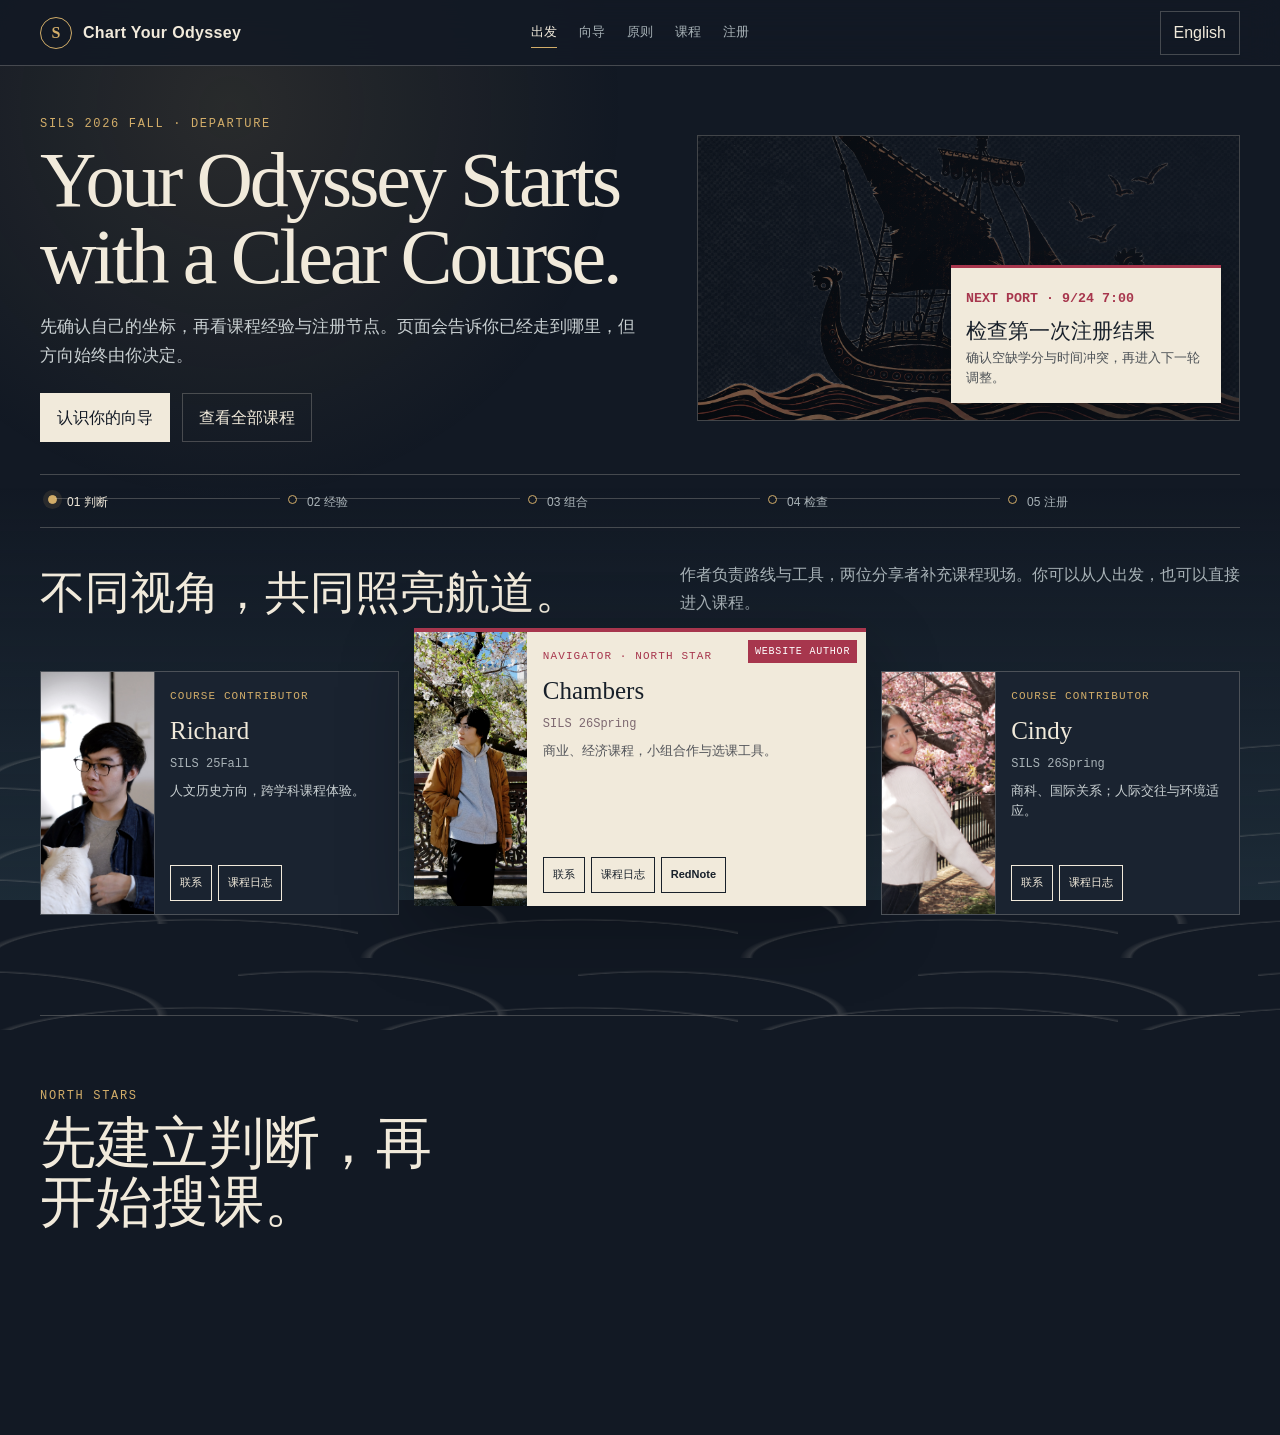
<file: design-demos/direction-b-night-passage.html>
<!doctype html>
<html lang="zh-CN">
<head>
  <meta charset="UTF-8" />
  <meta name="viewport" content="width=device-width, initial-scale=1" />
  <link rel="icon" href="data:," />
  <title>方向 B｜夜航叙事</title>
  <!--
    现实参照：SBS《The Boat》的连续滚动叙事与环境反馈。
    迁移范围：滚动推进航程、章节连续、环境元素服务叙事。
    明确不迁移：滚动劫持、自动播放声音、隐藏主导航。
  -->
  <style>
    :root {
      --night: #121924;
      --night-2: #1a2330;
      --paper: #f1eadb;
      --ink: #18202a;
      --mist: #c9d0d2;
      --muted: #a8b2b7;
      --red: #a7364d;
      --gold: #d2ad69;
      --line: rgba(241,234,219,.23);
      --ease: cubic-bezier(.16, 1, .3, 1);
      font-synthesis: none;
      line-break: strict;
    }
    * { box-sizing: border-box; }
    html { scroll-behavior: smooth; }
    body {
      margin: 0;
      color: var(--paper);
      background: var(--night);
      font-family: "Avenir Next", "PingFang SC", "Hiragino Sans GB", sans-serif;
      font-size: 16px;
      line-height: 1.7;
    }
    body::before {
      position: fixed;
      inset: 0;
      z-index: -2;
      content: "";
      pointer-events: none;
      background:
        radial-gradient(circle at 18% 12%, rgba(210,173,105,.12), transparent 30%),
        linear-gradient(180deg, transparent 54%, rgba(38,59,72,.52));
    }
    body::after {
      position: fixed;
      right: -8vw;
      bottom: -130px;
      left: -8vw;
      z-index: -1;
      height: 290px;
      content: "";
      pointer-events: none;
      opacity: .14;
      background:
        radial-gradient(90% 72px at 22% 100%, transparent 60%, var(--paper) 61%, transparent 64%) 0 0 / 340px 92px,
        radial-gradient(90% 62px at 58% 100%, transparent 60%, var(--paper) 61%, transparent 64%) 80px 42px / 380px 88px;
    }
    a { color: inherit; }
    button, a { font: inherit; -webkit-tap-highlight-color: transparent; }
    :focus-visible { outline: 3px solid #91c7ff; outline-offset: 4px; }
    .top-progress { position: fixed; top: 0; left: 0; z-index: 40; width: var(--progress, 0%); height: 3px; background: var(--gold); }
    .header {
      position: sticky;
      top: 0;
      z-index: 30;
      display: grid;
      grid-template-columns: 1fr auto 1fr;
      align-items: center;
      min-height: 66px;
      padding: 8px max(28px, calc((100vw - 1200px) / 2));
      background: rgba(18,25,36,.89);
      border-bottom: 1px solid var(--line);
      backdrop-filter: blur(16px);
    }
    .brand { display: flex; gap: 11px; align-items: center; font-weight: 750; text-decoration: none; letter-spacing: .02em; }
    .brand-mark { display: grid; width: 32px; height: 32px; border: 1px solid var(--gold); border-radius: 50%; place-items: center; color: var(--gold); font-family: Georgia, serif; }
    .header nav { display: flex; gap: 22px; }
    .header nav a { position: relative; min-height: 44px; padding: 11px 0; color: var(--muted); text-decoration: none; font-size: 13px; }
    .header nav a::after { position: absolute; right: 0; bottom: 7px; left: 0; height: 1px; content: ""; background: var(--gold); transform: scaleX(0); transform-origin: left; transition: transform 200ms ease; }
    .header nav a:hover, .header nav a[aria-current="true"] { color: var(--paper); }
    .header nav a:hover::after, .header nav a[aria-current="true"]::after { transform: scaleX(1); }
    .lang { justify-self: end; min-height: 44px; padding: 7px 13px; color: var(--paper); background: transparent; border: 1px solid var(--line); cursor: pointer; }
    .shell { width: min(1200px, calc(100% - 56px)); margin: 0 auto; }
    .hero {
      position: relative;
      display: grid;
      grid-template-columns: minmax(0, 1.05fr) minmax(370px, .95fr);
      gap: 56px;
      align-items: center;
      min-height: 390px;
      padding: 48px 0 32px;
    }
    .eyebrow { margin: 0 0 8px; color: var(--gold); font-family: "SFMono-Regular", Menlo, monospace; font-size: 12px; letter-spacing: .14em; text-transform: uppercase; }
    h1, h2, h3, p { margin-top: 0; }
    h1 { max-width: 720px; margin-bottom: 18px; font-family: Georgia, "Songti SC", serif; font-size: clamp(54px, 6.1vw, 88px); font-weight: 400; line-height: .98; letter-spacing: -.04em; text-wrap: balance; }
    .hero-copy > p:not(.eyebrow) { max-width: 39em; color: var(--mist); font-size: 17px; text-wrap: pretty; }
    .actions { display: flex; gap: 12px; margin-top: 22px; }
    .primary, .text-link { min-height: 46px; padding: 10px 16px; font-weight: 700; text-decoration: none; }
    .primary { color: var(--night); background: var(--paper); border: 1px solid var(--paper); }
    .primary:hover { color: var(--paper); background: var(--red); border-color: var(--red); }
    .text-link { color: var(--paper); border: 1px solid var(--line); }
    .voyage-visual { position: relative; height: 286px; overflow: hidden; border: 1px solid var(--line); background: #0d131c; }
    .voyage-visual img { width: 100%; height: 100%; object-fit: cover; object-position: 57% 54%; opacity: .56; filter: sepia(.32) saturate(.65) contrast(1.16); transform: scale(1.04); transition: transform 1.2s var(--ease); }
    .ready .voyage-visual img { transform: scale(1); }
    .voyage-visual::before { position: absolute; inset: 0; z-index: 1; content: ""; background: linear-gradient(90deg, rgba(18,25,36,.08), rgba(18,25,36,.62)); }
    .current-action { position: absolute; right: 18px; bottom: 17px; z-index: 2; width: min(270px, calc(100% - 36px)); padding: 15px; color: var(--ink); background: var(--paper); border-top: 3px solid var(--red); box-shadow: 0 18px 45px rgba(0,0,0,.28); }
    .current-action small { color: var(--red); font-family: monospace; font-weight: 750; }
    .current-action strong { display: block; margin: 7px 0 3px; font-family: Georgia, "Songti SC", serif; font-size: 21px; line-height: 1.3; }
    .current-action p { margin-bottom: 0; color: #4c5156; font-size: 13px; line-height: 1.55; }
    .route {
      display: grid;
      grid-template-columns: repeat(5, 1fr);
      gap: 0;
      margin: 0 auto 27px;
      border-top: 1px solid var(--line);
      border-bottom: 1px solid var(--line);
    }
    .route button { position: relative; min-height: 52px; padding: 12px 9px 10px 27px; color: var(--muted); background: transparent; border: 0; text-align: left; font-size: 12px; cursor: pointer; }
    .route button::before { position: absolute; top: 20px; left: 8px; width: 7px; height: 7px; content: ""; border: 1px solid var(--gold); border-radius: 50%; }
    .route button::after { position: absolute; top: 23px; left: 15px; width: calc(100% - 15px); height: 1px; content: ""; background: var(--line); }
    .route button:last-child::after { display: none; }
    .route button.active { color: var(--paper); }
    .route button.active::before { background: var(--gold); box-shadow: 0 0 0 5px rgba(210,173,105,.12); }
    .guides { padding: 6px 0 100px; }
    .guides-head { display: flex; align-items: end; justify-content: space-between; gap: 40px; margin-bottom: 19px; }
    .guides-head h2 { max-width: 14em; margin-bottom: 0; font-family: Georgia, "Songti SC", serif; font-size: clamp(32px, 3.5vw, 49px); font-weight: 400; line-height: 1.1; }
    .guides-head p { max-width: 35em; margin-bottom: 2px; color: var(--muted); }
    .cards { display: grid; grid-template-columns: .92fr 1.16fr .92fr; gap: 15px; align-items: end; }
    .person { position: relative; display: grid; grid-template-columns: 114px 1fr; min-height: 244px; overflow: hidden; border: 1px solid var(--line); background: var(--night-2); transition: border-color 220ms ease, transform 400ms var(--ease); }
    .person:hover, .person:focus-within { border-color: var(--gold); transform: translateY(-4px); }
    .person.chambers { min-height: 278px; color: var(--ink); background: var(--paper); border: 0; border-top: 4px solid var(--red); box-shadow: 0 24px 70px rgba(0,0,0,.28); transform: translateY(-9px); }
    .person.chambers:hover, .person.chambers:focus-within { transform: translateY(-14px); }
    .portrait { position: relative; overflow: hidden; border-right: 1px solid var(--line); }
    .portrait img { width: 100%; height: 100%; object-fit: cover; filter: saturate(.75) contrast(1.05); transition: transform 600ms var(--ease), filter 400ms ease; }
    .person:hover img, .person:focus-within img { transform: scale(1.035); filter: saturate(.98) contrast(1.02); }
    .richard img { object-position: 51% 42%; }
    .chambers img { object-position: 50% 28%; }
    .cindy img { object-position: 51% 50%; }
    .content { display: flex; flex-direction: column; padding: 15px 15px 13px; }
    .label { margin-bottom: 5px; color: var(--gold); font-family: monospace; font-size: 11px; letter-spacing: .1em; text-transform: uppercase; }
    .chambers .label { color: var(--red); }
    .content h3 { margin-bottom: 1px; font-family: Georgia, "Songti SC", serif; font-size: 25px; font-weight: 400; }
    .role { margin-bottom: 7px; color: var(--muted); font-family: monospace; font-size: 12px; }
    .chambers .role { color: #7d6870; }
    .focus { margin-bottom: 11px; color: var(--mist); font-size: 13px; line-height: 1.55; }
    .chambers .focus { color: #53555a; }
    .card-actions { display: flex; flex-wrap: wrap; gap: 6px; margin-top: auto; }
    .card-actions button, .card-actions a { min-height: 36px; padding: 7px 9px; color: inherit; background: transparent; border: 1px solid currentColor; font-size: 11px; font-weight: 700; text-decoration: none; cursor: pointer; }
    .card-actions button:hover, .card-actions a:hover { color: var(--night); background: var(--gold); border-color: var(--gold); }
    .chambers .card-actions button:hover, .chambers .card-actions a:hover { color: white; background: var(--red); border-color: var(--red); }
    .contact { display: none; margin: 9px 0 0; padding-top: 8px; border-top: 1px solid currentColor; font-size: 11px; line-height: 1.5; }
    .person[data-open="true"] .contact { display: block; }
    .author-mark { position: absolute; top: 8px; right: 9px; z-index: 3; padding: 3px 7px; color: white; background: var(--red); font-family: monospace; font-size: 10px; letter-spacing: .08em; }
    .north-stars { min-height: 420px; padding: 70px 0; border-top: 1px solid var(--line); }
    .north-stars h2 { max-width: 15ch; font-family: Georgia, "Songti SC", serif; font-size: 56px; font-weight: 400; line-height: 1.05; }
    .reveal { opacity: 0; transform: translateY(17px); }
    .ready .reveal { opacity: 1; transform: translateY(0); transition: opacity 850ms var(--ease), transform 850ms var(--ease); }
    .ready .reveal.delay { transition-delay: 130ms; }
    @media (max-width: 900px) {
      .header { grid-template-columns: 1fr auto; }
      .header nav { display: none; }
      .hero { grid-template-columns: 1fr; }
      .voyage-visual { height: 260px; }
      .cards { grid-template-columns: 1fr; }
      .person.chambers { grid-row: 1; transform: none; }
      .route { grid-template-columns: repeat(2, 1fr); }
      .guides-head { display: block; }
    }
    @media (prefers-reduced-motion: reduce) {
      html { scroll-behavior: auto; }
      *, *::before, *::after { transition-duration: .001ms !important; animation-duration: .001ms !important; }
      .reveal { opacity: 1; transform: none; }
    }
  </style>
</head>
<body>
  <div class="top-progress" aria-hidden="true"></div>
  <header class="header">
    <a class="brand" href="#departure"><span class="brand-mark">S</span><span>Chart Your Odyssey</span></a>
    <nav aria-label="主要导航"><a href="#departure" aria-current="true">出发</a><a href="#guides">向导</a><a href="#north-stars">原则</a><a href="#courses">课程</a><a href="#registration">注册</a></nav>
    <button class="lang" type="button">English</button>
  </header>

  <main>
    <section class="hero shell" id="departure">
      <div class="hero-copy reveal">
        <p class="eyebrow">SILS 2026 Fall · Departure</p>
        <h1>Your Odyssey Starts with a Clear Course.</h1>
        <p>先确认自己的坐标，再看课程经验与注册节点。页面会告诉你已经走到哪里，但方向始终由你决定。</p>
        <div class="actions"><a class="primary" href="#guides">认识你的向导</a><a class="text-link" href="#courses">查看全部课程</a></div>
      </div>
      <div class="voyage-visual reveal delay">
        <img src="../assets/odyssey-cutout-v3.png" alt="Odyssey 船只插画" />
        <aside class="current-action"><small>NEXT PORT · 9/24 7:00</small><strong>检查第一次注册结果</strong><p>确认空缺学分与时间冲突，再进入下一轮调整。</p></aside>
      </div>
    </section>

    <div class="route shell" aria-label="Odyssey 航线">
      <button class="active" type="button">01 判断</button><button type="button">02 经验</button><button type="button">03 组合</button><button type="button">04 检查</button><button type="button">05 注册</button>
    </div>

    <section class="guides shell" id="guides">
      <div class="guides-head"><h2>不同视角，共同照亮航道。</h2><p>作者负责路线与工具，两位分享者补充课程现场。你可以从人出发，也可以直接进入课程。</p></div>
      <div class="cards">
        <article class="person richard">
          <div class="portrait"><img src="../assets/richard-portrait-web.jpg" alt="Richard" /></div>
          <div class="content"><span class="label">Course contributor</span><h3>Richard</h3><p class="role">SILS 25Fall</p><p class="focus">人文历史方向，跨学科课程体验。</p><div class="card-actions"><button type="button" data-contact>联系</button><a href="#courses">课程日志</a></div><p class="contact">微信 KatsuragiZakura<br />Instagram katsuragizakura</p></div>
        </article>
        <article class="person chambers">
          <span class="author-mark">WEBSITE AUTHOR</span>
          <div class="portrait"><img src="../assets/chambers-portrait-web.jpg" alt="Chambers" /></div>
          <div class="content"><span class="label">Navigator · North star</span><h3>Chambers</h3><p class="role">SILS 26Spring</p><p class="focus">商业、经济课程，小组合作与选课工具。</p><div class="card-actions"><button type="button" data-contact>联系</button><a href="#courses">课程日志</a><a href="https://www.xiaohongshu.com/search_result?keyword=Chambers%E5%9C%A8%E4%B8%9C%E4%BA%AC">RedNote</a></div><p class="contact">微信 Chambers0603<br />Instagram chambers_s_s · RedNote Chambers在东京</p></div>
        </article>
        <article class="person cindy">
          <div class="portrait"><img src="../assets/cindy-portrait-web.png" alt="Cindy" /></div>
          <div class="content"><span class="label">Course contributor</span><h3>Cindy</h3><p class="role">SILS 26Spring</p><p class="focus">商科、国际关系；人际交往与环境适应。</p><div class="card-actions"><button type="button" data-contact>联系</button><a href="#courses">课程日志</a></div><p class="contact">微信 im_Cccccindyyyyy<br />Instagram im_ccccindyyyyyyy</p></div>
        </article>
      </div>
    </section>

    <section class="north-stars shell" id="north-stars"><p class="eyebrow">North Stars</p><h2>先建立判断，再开始搜课。</h2></section>
    <div id="courses" hidden></div><div id="registration" hidden></div>
  </main>
  <script>
    const root = document.documentElement;
    requestAnimationFrame(() => root.classList.add('ready'));
    const progress = () => {
      const max = document.documentElement.scrollHeight - innerHeight;
      root.style.setProperty('--progress', `${max > 0 ? (scrollY / max) * 100 : 0}%`);
    };
    addEventListener('scroll', progress, { passive: true }); progress();
    document.querySelectorAll('.route button').forEach((button) => button.addEventListener('click', () => {
      document.querySelectorAll('.route button').forEach((item) => item.classList.toggle('active', item === button));
    }));
    document.querySelectorAll('[data-contact]').forEach((button) => button.addEventListener('click', () => {
      const card = button.closest('.person'); const next = card.dataset.open !== 'true';
      card.dataset.open = String(next); button.textContent = next ? '收起' : '联系';
    }));
    const nav = [...document.querySelectorAll('.header nav a')];
    if ('IntersectionObserver' in window) {
      const io = new IntersectionObserver((entries) => {
        const hit = entries.find((entry) => entry.isIntersecting); if (!hit) return;
        nav.forEach((link) => link.setAttribute('aria-current', String(link.hash === '#' + hit.target.id)));
      }, { rootMargin: '-25% 0px -62% 0px' });
      document.querySelectorAll('main section[id]').forEach((section) => io.observe(section));
    }
  </script>
</body>
</html>
</file>
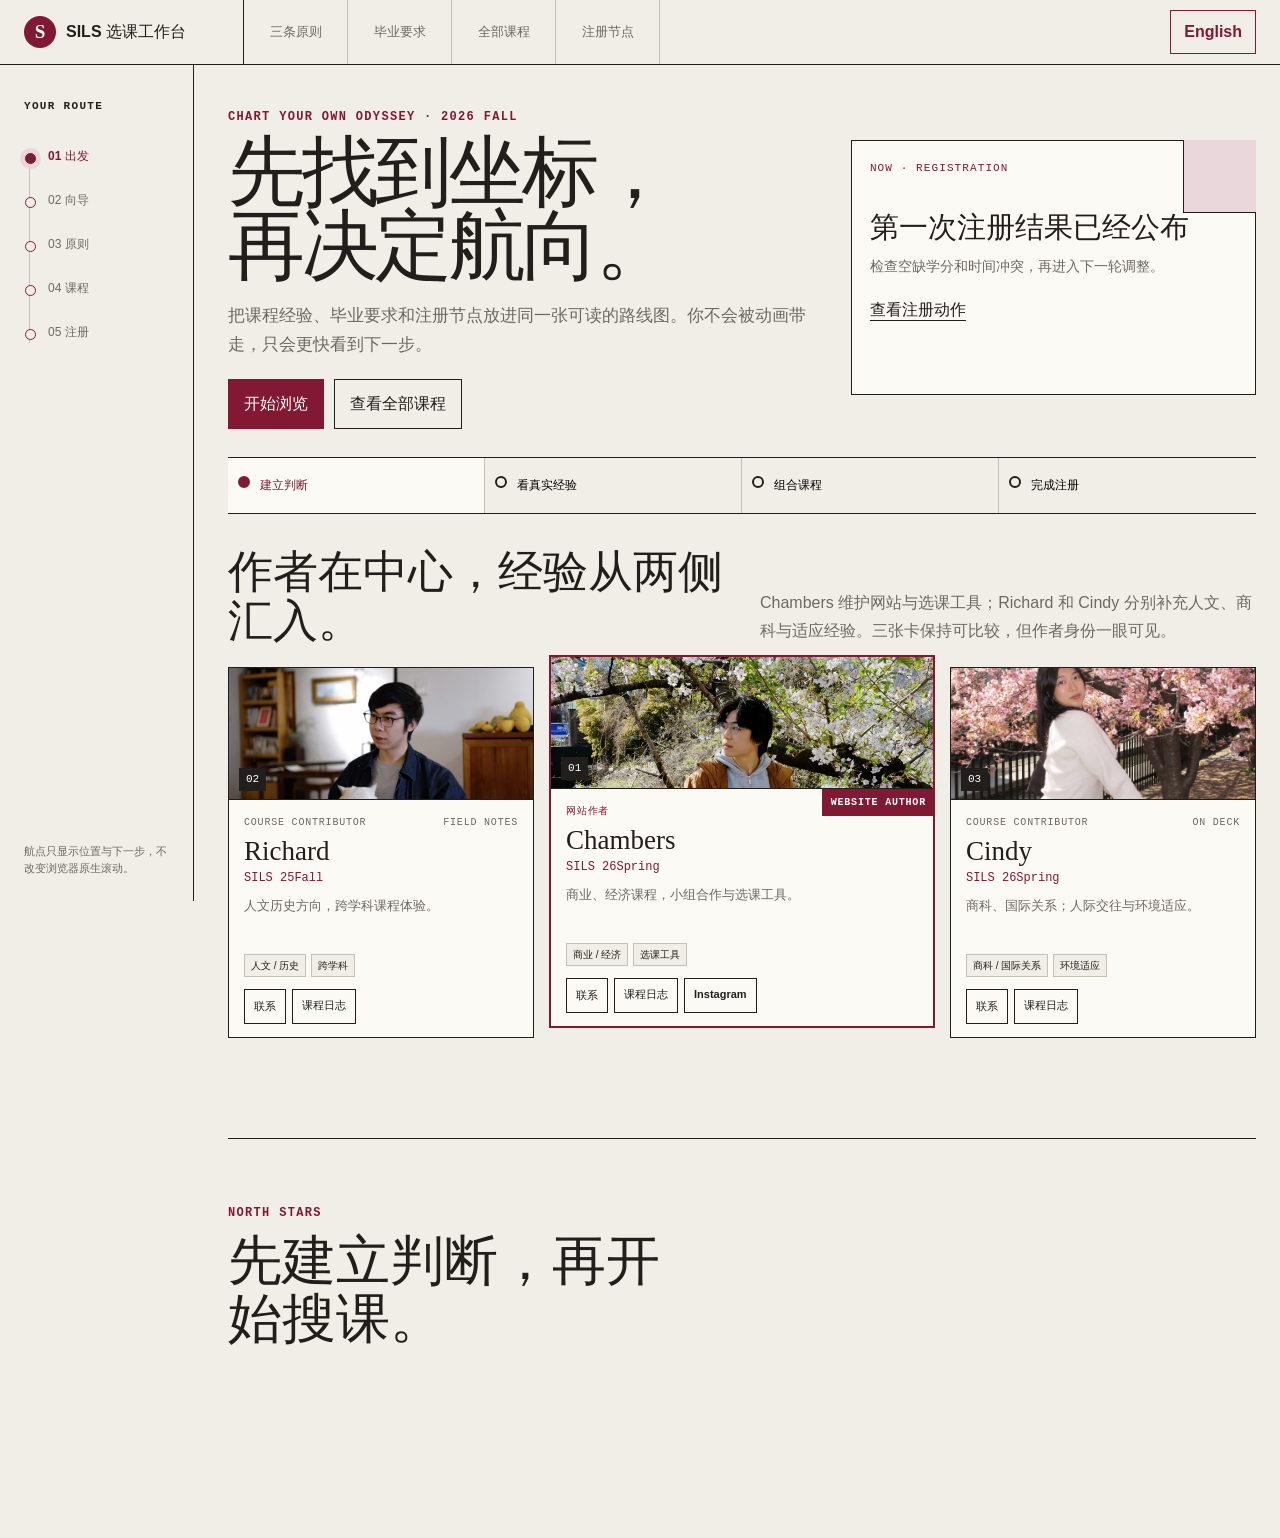
<file: design-demos/direction-c-atlas-system.html>
<!doctype html>
<html lang="zh-CN">
<head>
  <meta charset="UTF-8" />
  <meta name="viewport" content="width=device-width, initial-scale=1" />
  <link rel="icon" href="data:," />
  <title>方向 C｜Odyssey 图册系统</title>
  <!--
    方法锚点：Pentagram 式品牌系统与编辑/导视思维。
    form 来源：选课流程本身就是一套路线与图例，因此把编号、规则线、港口与状态做成统一语法。
    重点：高度可读、可扩展；少量动态只用于层级和状态改变。
  -->
  <style>
    :root {
      --paper: #f1eee7;
      --surface: #fcfaf5;
      --ink: #211e1c;
      --muted: #6e6862;
      --line: #c9c0b3;
      --red: #821934;
      --red-soft: #ead7dc;
      --green: #2c6757;
      --amber: #bb7b2a;
      --focus: #155fbd;
      --ease: cubic-bezier(.2,.72,.2,1);
      font-synthesis: none;
      line-break: strict;
    }
    * { box-sizing: border-box; }
    html { scroll-behavior: smooth; }
    body {
      margin: 0;
      color: var(--ink);
      background: var(--paper);
      font-family: "Avenir Next", "PingFang SC", "Hiragino Sans GB", sans-serif;
      font-size: 16px;
      line-height: 1.72;
    }
    a { color: inherit; }
    button, a { font: inherit; -webkit-tap-highlight-color: transparent; }
    :focus-visible { outline: 3px solid var(--focus); outline-offset: 4px; }
    .header {
      position: sticky;
      top: 0;
      z-index: 30;
      display: grid;
      grid-template-columns: 220px 1fr auto;
      align-items: center;
      min-height: 64px;
      padding: 0 max(24px, calc((100vw - 1280px) / 2));
      background: rgba(241,238,231,.94);
      border-bottom: 1px solid var(--ink);
      backdrop-filter: blur(14px);
    }
    .brand { display: flex; gap: 10px; align-items: center; min-height: 64px; padding-right: 16px; border-right: 1px solid var(--ink); font-weight: 800; text-decoration: none; }
    .brand-mark { display: grid; width: 32px; height: 32px; color: white; background: var(--red); border-radius: 50%; place-items: center; font-family: Georgia, serif; font-size: 19px; }
    .header nav { display: flex; min-height: 64px; }
    .header nav a { display: grid; min-width: 104px; padding: 0 14px; border-right: 1px solid var(--line); place-items: center; color: var(--muted); text-decoration: none; font-size: 13px; }
    .header nav a:hover, .header nav a[aria-current="true"] { color: white; background: var(--red); }
    .lang { min-height: 42px; margin-left: 16px; padding: 7px 13px; color: var(--red); background: transparent; border: 1px solid var(--red); font-weight: 750; cursor: pointer; }
    .layout { display: grid; grid-template-columns: 170px minmax(0, 1fr); width: min(1280px, calc(100% - 48px)); margin: 0 auto; }
    .rail { position: sticky; top: 64px; align-self: start; height: calc(100vh - 64px); padding: 32px 22px 24px 0; border-right: 1px solid var(--ink); }
    .rail-label { margin: 0 0 20px; font-family: "SFMono-Regular", Menlo, monospace; font-size: 11px; font-weight: 700; letter-spacing: .12em; text-transform: uppercase; }
    .rail ol { position: relative; margin: 0; padding: 0; list-style: none; }
    .rail ol::before { position: absolute; top: 13px; bottom: 13px; left: 5px; width: 1px; content: ""; background: var(--line); }
    .rail a { position: relative; display: block; min-height: 44px; padding: 10px 0 8px 24px; color: var(--muted); text-decoration: none; font-size: 12px; }
    .rail a::before { position: absolute; top: 17px; left: 1px; width: 9px; height: 9px; content: ""; background: var(--paper); border: 1px solid var(--red); border-radius: 50%; }
    .rail a[aria-current="true"] { color: var(--red); font-weight: 800; }
    .rail a[aria-current="true"]::before { background: var(--red); box-shadow: 0 0 0 5px var(--red-soft); }
    .rail-note { position: absolute; right: 20px; bottom: 24px; left: 0; margin: 0; color: var(--muted); font-size: 11px; line-height: 1.55; }
    .main { min-width: 0; padding-left: 34px; }
    .hero {
      position: relative;
      display: grid;
      grid-template-columns: minmax(0, 1.18fr) minmax(330px, .82fr);
      gap: 40px;
      align-items: center;
      min-height: 380px;
      padding: 42px 0 28px;
      border-bottom: 1px solid var(--ink);
    }
    h1, h2, h3, p { margin-top: 0; }
    .eyebrow { margin: 0 0 8px; color: var(--red); font-family: monospace; font-size: 12px; font-weight: 750; letter-spacing: .11em; text-transform: uppercase; }
    h1 { max-width: 770px; margin-bottom: 16px; font-family: Georgia, "Songti SC", serif; font-size: clamp(54px, 6vw, 86px); font-weight: 400; line-height: .97; letter-spacing: -.045em; text-wrap: balance; }
    .hero-lede { max-width: 40em; margin-bottom: 20px; color: var(--muted); font-size: 17px; text-wrap: pretty; }
    .actions { display: flex; gap: 10px; }
    .button { min-height: 46px; padding: 10px 15px; border: 1px solid var(--ink); font-weight: 750; text-decoration: none; }
    .button.primary { color: white; background: var(--red); border-color: var(--red); }
    .button:hover { color: white; background: var(--ink); }
    .decision-panel { position: relative; min-height: 255px; padding: 18px; background: var(--surface); border: 1px solid var(--ink); }
    .decision-panel::before { position: absolute; top: -1px; right: -1px; width: 72px; height: 72px; content: ""; background: var(--red-soft); border-bottom: 1px solid var(--ink); border-left: 1px solid var(--ink); }
    .decision-panel > span { position: relative; z-index: 1; display: block; margin-bottom: 32px; color: var(--red); font-family: monospace; font-size: 11px; letter-spacing: .1em; }
    .decision-panel h2 { max-width: 12em; margin-bottom: 10px; font-family: Georgia, "Songti SC", serif; font-size: 29px; font-weight: 400; line-height: 1.18; }
    .decision-panel p { margin-bottom: 18px; color: var(--muted); font-size: 14px; }
    .decision-panel a { font-weight: 800; text-underline-offset: 5px; }
    .legend { display: grid; grid-template-columns: repeat(4, 1fr); margin: 0 0 26px; border-bottom: 1px solid var(--ink); }
    .legend button { position: relative; min-height: 55px; padding: 11px 10px 10px 32px; background: transparent; border: 0; border-right: 1px solid var(--line); text-align: left; font-size: 12px; cursor: pointer; }
    .legend button:last-child { border-right: 0; }
    .legend i { position: absolute; top: 18px; left: 10px; display: block; width: 12px; height: 12px; background: var(--paper); border: 2px solid var(--ink); border-radius: 50%; }
    .legend button.active { color: var(--red); font-weight: 800; background: var(--surface); }
    .legend button.active i { background: var(--red); border-color: var(--red); }
    .guides { padding: 8px 0 100px; }
    .guides-head { display: grid; grid-template-columns: 1fr 1fr; gap: 36px; align-items: end; margin-bottom: 19px; }
    .guides-head h2 { margin-bottom: 0; font-family: Georgia, "Songti SC", serif; font-size: clamp(32px, 3.5vw, 48px); font-weight: 400; line-height: 1.1; }
    .guides-head p { max-width: 38em; margin-bottom: 2px; color: var(--muted); }
    .cards { display: grid; grid-template-columns: .92fr 1.16fr .92fr; gap: 15px; align-items: end; }
    .person { position: relative; min-height: 325px; background: var(--surface); border: 1px solid var(--ink); transition: transform 240ms var(--ease), box-shadow 240ms var(--ease); }
    .person:hover, .person:focus-within { transform: translateY(-4px); box-shadow: 0 16px 32px rgba(53,41,34,.13); }
    .person.chambers { min-height: 358px; border: 2px solid var(--red); transform: translateY(-10px); }
    .person.chambers:hover, .person.chambers:focus-within { transform: translateY(-15px); }
    .portrait { position: relative; height: 132px; overflow: hidden; border-bottom: 1px solid var(--ink); }
    .portrait img { width: 100%; height: 100%; object-fit: cover; filter: saturate(.82); transition: transform 500ms var(--ease), filter 300ms ease; }
    .person:hover img, .person:focus-within img { transform: scale(1.035); filter: saturate(1); }
    .richard img { object-position: center 39%; }
    .chambers img { object-position: center 26%; }
    .cindy img { object-position: center 48%; }
    .number { position: absolute; left: 10px; bottom: 8px; padding: 2px 7px; color: white; background: var(--ink); font-family: monospace; font-size: 11px; }
    .content { padding: 14px 15px 13px; }
    .meta { display: flex; align-items: center; justify-content: space-between; gap: 8px; margin-bottom: 5px; color: var(--muted); font-family: monospace; font-size: 10px; letter-spacing: .08em; text-transform: uppercase; }
    .meta strong { color: var(--red); font-weight: 800; }
    .content h3 { margin-bottom: 1px; font-family: Georgia, "Songti SC", serif; font-size: 27px; font-weight: 400; line-height: 1.15; }
    .role { margin-bottom: 7px; color: var(--red); font-family: monospace; font-size: 12px; }
    .focus { min-height: 48px; margin-bottom: 10px; color: var(--muted); font-size: 13px; line-height: 1.55; }
    .tags { display: flex; flex-wrap: wrap; gap: 5px; margin-bottom: 12px; }
    .tags span { padding: 2px 6px; background: var(--paper); border: 1px solid var(--line); font-size: 10px; }
    .card-actions { display: flex; gap: 6px; }
    .card-actions button, .card-actions a { min-height: 35px; padding: 6px 9px; color: inherit; background: transparent; border: 1px solid var(--ink); font-size: 11px; font-weight: 750; text-decoration: none; cursor: pointer; }
    .card-actions button:hover, .card-actions a:hover { color: white; background: var(--red); border-color: var(--red); }
    .contact { display: none; margin: 10px 0 0; padding-top: 8px; border-top: 1px solid var(--line); color: var(--muted); font-size: 11px; line-height: 1.55; }
    .person[data-open="true"] .contact { display: block; }
    .author-tab { position: absolute; top: 132px; right: -2px; z-index: 3; padding: 5px 9px; color: white; background: var(--red); font-family: monospace; font-size: 10px; font-weight: 800; letter-spacing: .08em; }
    .north-stars { min-height: 400px; padding: 64px 0; border-top: 1px solid var(--ink); }
    .north-stars h2 { max-width: 16ch; font-family: Georgia, "Songti SC", serif; font-size: 54px; font-weight: 400; line-height: 1.08; }
    .reveal { opacity: 0; transform: translateY(14px); }
    .ready .reveal { opacity: 1; transform: translateY(0); transition: opacity 650ms var(--ease), transform 650ms var(--ease); }
    .ready .reveal.delay { transition-delay: 100ms; }
    @media (max-width: 980px) {
      .header { grid-template-columns: 1fr auto; }
      .header nav { display: none; }
      .brand { border-right: 0; }
      .layout { grid-template-columns: 1fr; }
      .rail { display: none; }
      .main { padding-left: 0; }
      .hero { grid-template-columns: 1fr; }
      .cards { grid-template-columns: 1fr; }
      .person.chambers { grid-row: 1; transform: none; }
      .guides-head { grid-template-columns: 1fr; }
    }
    @media (prefers-reduced-motion: reduce) {
      html { scroll-behavior: auto; }
      *, *::before, *::after { transition-duration: .001ms !important; animation-duration: .001ms !important; }
      .reveal { opacity: 1; transform: none; }
    }
  </style>
</head>
<body>
  <header class="header">
    <a class="brand" href="#departure"><span class="brand-mark">S</span><span>SILS 选课工作台</span></a>
    <nav aria-label="主要导航"><a href="#north-stars">三条原则</a><a href="#requirements">毕业要求</a><a href="#courses">全部课程</a><a href="#registration">注册节点</a></nav>
    <button class="lang" type="button">English</button>
  </header>

  <div class="layout">
    <aside class="rail" aria-label="Odyssey 章节">
      <p class="rail-label">Your route</p>
      <ol><li><a href="#departure" aria-current="true">01 出发</a></li><li><a href="#guides">02 向导</a></li><li><a href="#north-stars">03 原则</a></li><li><a href="#courses">04 课程</a></li><li><a href="#registration">05 注册</a></li></ol>
      <p class="rail-note">航点只显示位置与下一步，不改变浏览器原生滚动。</p>
    </aside>

    <main class="main">
      <section class="hero" id="departure">
        <div class="reveal"><p class="eyebrow">Chart your own odyssey · 2026 Fall</p><h1>先找到坐标，再决定航向。</h1><p class="hero-lede">把课程经验、毕业要求和注册节点放进同一张可读的路线图。你不会被动画带走，只会更快看到下一步。</p><div class="actions"><a class="button primary" href="#guides">开始浏览</a><a class="button" href="#courses">查看全部课程</a></div></div>
        <aside class="decision-panel reveal delay"><span>NOW · REGISTRATION</span><h2>第一次注册结果已经公布</h2><p>检查空缺学分和时间冲突，再进入下一轮调整。</p><a href="#registration">查看注册动作</a></aside>
      </section>

      <div class="legend" aria-label="规划步骤">
        <button class="active" type="button"><i></i>建立判断</button><button type="button"><i></i>看真实经验</button><button type="button"><i></i>组合课程</button><button type="button"><i></i>完成注册</button>
      </div>

      <section class="guides" id="guides">
        <div class="guides-head"><h2>作者在中心，经验从两侧汇入。</h2><p>Chambers 维护网站与选课工具；Richard 和 Cindy 分别补充人文、商科与适应经验。三张卡保持可比较，但作者身份一眼可见。</p></div>
        <div class="cards">
          <article class="person richard">
            <div class="portrait"><img src="../assets/richard-portrait-web.jpg" alt="Richard" /><span class="number">02</span></div>
            <div class="content"><div class="meta"><span>Course contributor</span><span>Field notes</span></div><h3>Richard</h3><p class="role">SILS 25Fall</p><p class="focus">人文历史方向，跨学科课程体验。</p><div class="tags"><span>人文 / 历史</span><span>跨学科</span></div><div class="card-actions"><button type="button" data-contact>联系</button><a href="#courses">课程日志</a></div><p class="contact">微信 KatsuragiZakura · Instagram katsuragizakura</p></div>
          </article>
          <article class="person chambers">
            <span class="author-tab">WEBSITE AUTHOR</span>
            <div class="portrait"><img src="../assets/chambers-portrait-web.jpg" alt="Chambers" /><span class="number">01</span></div>
            <div class="content"><div class="meta"><strong>网站作者</strong><span>North star</span></div><h3>Chambers</h3><p class="role">SILS 26Spring</p><p class="focus">商业、经济课程，小组合作与选课工具。</p><div class="tags"><span>商业 / 经济</span><span>选课工具</span></div><div class="card-actions"><button type="button" data-contact>联系</button><a href="#courses">课程日志</a><a href="https://www.instagram.com/chambers_s_s/">Instagram</a></div><p class="contact">微信 Chambers0603 · RedNote「Chambers在东京」</p></div>
          </article>
          <article class="person cindy">
            <div class="portrait"><img src="../assets/cindy-portrait-web.png" alt="Cindy" /><span class="number">03</span></div>
            <div class="content"><div class="meta"><span>Course contributor</span><span>On deck</span></div><h3>Cindy</h3><p class="role">SILS 26Spring</p><p class="focus">商科、国际关系；人际交往与环境适应。</p><div class="tags"><span>商科 / 国际关系</span><span>环境适应</span></div><div class="card-actions"><button type="button" data-contact>联系</button><a href="#courses">课程日志</a></div><p class="contact">微信 im_Cccccindyyyyy · Instagram im_ccccindyyyyyyy</p></div>
          </article>
        </div>
      </section>

      <section class="north-stars" id="north-stars"><p class="eyebrow">North Stars</p><h2>先建立判断，再开始搜课。</h2></section>
      <div id="requirements" hidden></div><div id="courses" hidden></div><div id="registration" hidden></div>
    </main>
  </div>
  <script>
    requestAnimationFrame(() => document.documentElement.classList.add('ready'));
    document.querySelectorAll('.legend button').forEach((button) => button.addEventListener('click', () => {
      document.querySelectorAll('.legend button').forEach((item) => item.classList.toggle('active', item === button));
    }));
    document.querySelectorAll('[data-contact]').forEach((button) => button.addEventListener('click', () => {
      const card = button.closest('.person'); const next = card.dataset.open !== 'true';
      card.dataset.open = String(next); button.textContent = next ? '收起' : '联系';
    }));
    const links = [...document.querySelectorAll('.rail a')];
    if ('IntersectionObserver' in window) {
      const observer = new IntersectionObserver((entries) => {
        const current = entries.find((entry) => entry.isIntersecting); if (!current) return;
        links.forEach((link) => link.setAttribute('aria-current', String(link.hash === '#' + current.target.id)));
      }, { rootMargin: '-24% 0px -66% 0px' });
      document.querySelectorAll('main section[id]').forEach((section) => observer.observe(section));
    }
  </script>
</body>
</html>
</file>
<file: styles.css>
:root {
  --motion-ease: cubic-bezier(.2, .65, .3, 1);
  --paper: #f3efe8;
  --surface: #fdfbf7;
  --surface-deep: #e9e1d6;
  --ink: #2a2523;
  --muted: #6f6862;
  --line: #d7cdbf;
  --burgundy: #7a1731;
  --burgundy-dark: #591023;
  --burgundy-soft: #f0dfe3;
  --green: #32675a;
  --green-soft: #dce9e4;
  --amber: #a3631d;
  --amber-soft: #f2e5d2;
  --reviewer-cindy: #e47b35;
  --reviewer-cindy-deep: #9b4814;
  --reviewer-cindy-soft: #fff0dc;
  --focus: #155fbd;
  --radius: 14px;
  --button-radius: 10px;
  --shadow-soft: 0 18px 48px rgb(69 50 42 / 9%);
  --font-sans: "Geist", "Avenir Next", "PingFang SC", "Hiragino Sans GB", "Microsoft YaHei", sans-serif;
  --font-mono: "Geist Mono", "SFMono-Regular", Consolas, monospace;
}

* {
  box-sizing: border-box;
}

html {
  scroll-behavior: smooth;
  scroll-padding-top: 92px;
}

body {
  margin: 0;
  color: var(--ink);
  background: var(--paper);
  font-family: var(--font-sans);
  font-size: 16px;
  line-height: 1.65;
  text-rendering: optimizeLegibility;
}

body::before {
  position: fixed;
  inset: 0;
  z-index: -1;
  content: "";
  pointer-events: none;
  background-image:
    linear-gradient(rgb(122 23 49 / 2.5%) 1px, transparent 1px),
    linear-gradient(90deg, rgb(122 23 49 / 2.5%) 1px, transparent 1px);
  background-size: 32px 32px;
  mask-image: linear-gradient(to bottom, black, transparent 78%);
}

::selection {
  color: white;
  background: var(--burgundy);
}

a {
  color: inherit;
}

button,
input,
select {
  font: inherit;
}

button,
a {
  -webkit-tap-highlight-color: transparent;
}

img {
  display: block;
  max-width: 100%;
}

h1,
h2,
h3,
p {
  margin-top: 0;
}

h1,
h2,
h3 {
  line-height: 1.16;
  letter-spacing: -0.035em;
}

h1 {
  max-width: 760px;
  margin-bottom: 26px;
  font-size: clamp(3rem, 6.2vw, 6rem);
  font-weight: 650;
}

h2 {
  margin-bottom: 20px;
  font-size: clamp(2rem, 4vw, 3.6rem);
  font-weight: 620;
}

h3 {
  margin-bottom: 12px;
  font-size: clamp(1.25rem, 2vw, 1.7rem);
  font-weight: 620;
}

.shell {
  width: min(1180px, calc(100% - 48px));
  margin-inline: auto;
}

.section-pad {
  padding-block: 112px;
}

.skip-link {
  position: fixed;
  top: 10px;
  left: 10px;
  z-index: 100;
  padding: 10px 14px;
  color: white;
  background: var(--ink);
  border-radius: var(--button-radius);
  transform: translateY(-160%);
}

.skip-link:focus {
  transform: translateY(0);
}

:focus-visible {
  outline: 3px solid var(--focus);
  outline-offset: 3px;
}

.site-header {
  position: sticky;
  top: 0;
  z-index: 50;
  display: flex;
  align-items: center;
  justify-content: space-between;
  min-height: 72px;
  padding: 10px max(24px, calc((100vw - 1180px) / 2));
  background: rgb(243 239 232 / 93%);
  border-bottom: 1px solid rgb(122 23 49 / 10%);
  backdrop-filter: blur(16px);
}

.brand {
  display: inline-flex;
  gap: 11px;
  align-items: center;
  color: var(--ink);
  font-weight: 650;
  text-decoration: none;
}

.header-actions {
  display: inline-flex;
  order: 3;
  gap: 8px;
  align-items: center;
}

.brand-mark {
  display: grid;
  width: 32px;
  height: 32px;
  color: white;
  background: var(--burgundy);
  border-radius: 50%;
  place-items: center;
  font-family: Georgia, serif;
  font-size: 20px;
}

.site-nav {
  display: flex;
  order: 2;
  gap: 5px;
  align-items: center;
}

.site-nav a {
  padding: 8px 10px;
  color: var(--muted);
  border-radius: 8px;
  font-size: 14px;
  text-decoration: none;
}

.site-nav a:hover,
.site-nav a[aria-current] {
  color: var(--burgundy);
  background: var(--burgundy-soft);
}

.menu-toggle {
  display: none;
  padding: 8px 12px;
  color: var(--ink);
  background: transparent;
  border: 1px solid var(--line);
  border-radius: var(--button-radius);
}

.language-toggle {
  padding: 7px 10px;
  color: var(--burgundy);
  background: transparent;
  border: 1px solid var(--burgundy);
  border-radius: var(--button-radius);
  font-size: 13px;
  font-weight: 700;
  cursor: pointer;
}

.language-toggle:hover {
  color: white;
  background: var(--burgundy);
}

.hero {
  position: relative;
  isolation: isolate;
  display: grid;
  grid-template-columns: minmax(0, 1.6fr) minmax(310px, 0.72fr);
  gap: clamp(40px, 7vw, 96px);
  align-items: center;
  min-height: calc(100svh - 72px);
  padding-block: 72px;
}

.hero::before {
  position: absolute;
  inset: -7% -10% -9% 16%;
  z-index: 0;
  content: "";
  pointer-events: none;
  background: url("assets/odyssey-cutout-v3.png") no-repeat 76% 100% / clamp(760px, 82vw, 1120px) auto;
  opacity: 0.085;
  mix-blend-mode: multiply;
  mask-image: radial-gradient(ellipse at 67% 60%, black 0%, black 52%, rgb(0 0 0 / 78%) 68%, transparent 90%);
  mask-repeat: no-repeat;
  mask-size: 100% 100%;
  -webkit-mask-image: radial-gradient(ellipse at 67% 60%, black 0%, black 52%, rgb(0 0 0 / 78%) 68%, transparent 90%);
  -webkit-mask-repeat: no-repeat;
  -webkit-mask-size: 100% 100%;
}

.hero > * {
  position: relative;
  z-index: 1;
}

.context-line {
  margin-bottom: 20px;
  color: var(--burgundy);
  font-size: 14px;
  font-weight: 700;
  letter-spacing: 0.03em;
}

.hero-lede {
  max-width: 680px;
  margin-bottom: 24px;
  color: #514a46;
  font-size: clamp(1.05rem, 1.7vw, 1.3rem);
}

.audience-tags {
  display: flex;
  flex-wrap: wrap;
  gap: 8px;
  margin-bottom: 34px;
}

.audience-tags span,
.meta-chip {
  display: inline-flex;
  align-items: center;
  min-height: 30px;
  padding: 4px 10px;
  color: var(--muted);
  background: rgb(253 251 247 / 68%);
  border: 1px solid var(--line);
  border-radius: 999px;
  font-size: 13px;
}

.hero-actions {
  display: flex;
  gap: 22px;
  align-items: center;
}

.button {
  display: inline-flex;
  align-items: center;
  justify-content: center;
  min-height: 46px;
  padding: 10px 18px;
  border: 0;
  border-radius: var(--button-radius);
  cursor: pointer;
  font-weight: 650;
  text-decoration: none;
}

.button-primary {
  color: white;
  background: var(--burgundy);
  box-shadow: 0 9px 24px rgb(122 23 49 / 18%);
}

.button-primary:hover {
  background: var(--burgundy-dark);
}

.text-link,
.panel-link,
.inline-action {
  color: var(--burgundy);
  font-weight: 650;
  text-decoration-thickness: 1px;
  text-underline-offset: 4px;
}

.inline-action {
  padding: 0;
  background: transparent;
  border: 0;
  cursor: pointer;
  text-decoration: underline;
}

.action-panel {
  position: relative;
  padding: 30px;
  overflow: hidden;
  background: var(--surface);
  border: 1px solid var(--line);
  border-radius: var(--radius);
  box-shadow: var(--shadow-soft);
}

.action-panel::after {
  position: absolute;
  right: -52px;
  bottom: -76px;
  width: 180px;
  height: 180px;
  content: "";
  border: 28px solid var(--burgundy-soft);
  border-radius: 50%;
}

.action-heading {
  display: flex;
  gap: 16px;
  align-items: center;
  justify-content: space-between;
  margin-bottom: 30px;
  padding-bottom: 18px;
  border-bottom: 1px solid var(--line);
}

.action-heading p {
  margin: 0;
  font-weight: 650;
}

.status-chip {
  display: inline-flex;
  align-items: center;
  min-height: 28px;
  padding: 3px 10px;
  color: var(--green);
  background: var(--green-soft);
  border-radius: 999px;
  font-size: 12px;
  font-weight: 750;
}

.status-chip[data-state="upcoming"] {
  color: var(--amber);
  background: var(--amber-soft);
}

.status-chip[data-state="completed"] {
  color: var(--muted);
  background: var(--surface-deep);
}

.action-date {
  margin-bottom: 8px;
  color: var(--burgundy);
  font-family: var(--font-mono);
  font-size: 13px;
}

.action-panel h2 {
  max-width: 420px;
  margin-bottom: 14px;
  font-size: clamp(1.8rem, 3vw, 2.55rem);
}

.action-panel > p:not(.action-date) {
  position: relative;
  z-index: 1;
  margin-bottom: 30px;
  color: var(--muted);
}

.panel-link {
  position: relative;
  z-index: 1;
}

.presenters {
  padding-block: 36px 92px;
}

.compact-intro {
  max-width: 760px;
}

.presenter-grid {
  display: grid;
  grid-template-columns: repeat(3, minmax(0, 1fr));
  gap: 16px;
}

.presenter-card {
  position: relative;
  display: flex;
  min-width: 0;
  flex-direction: column;
  min-height: 100%;
  padding: 14px 14px 18px;
  overflow: hidden;
  background: rgb(253 251 247 / 72%);
  border: 1px solid var(--line);
  border-top: 3px solid var(--burgundy);
  border-radius: var(--radius);
  box-shadow: 0 12px 30px rgb(69 50 42 / 5%);
  transition: opacity 520ms var(--motion-ease), transform 520ms var(--motion-ease), box-shadow 180ms ease, border-color 180ms ease;
}

.presenter-card::before {
  position: absolute;
  top: -54px;
  right: -42px;
  width: 140px;
  height: 140px;
  content: "";
  border: 1px solid rgb(122 23 49 / 15%);
  border-radius: 50%;
  pointer-events: none;
}

.presenter-card::after {
  position: absolute;
  top: 12px;
  right: 12px;
  width: 6px;
  height: 6px;
  content: "";
  background: var(--burgundy);
  border-radius: 50%;
  box-shadow: 0 0 0 5px rgb(122 23 49 / 10%);
}

.sils-ready .presenter-card[data-reveal="pending"] {
  opacity: 0;
  transform: translateY(16px);
}

.presenter-card[data-reveal="visible"] {
  opacity: 1;
  transform: translateY(0);
}

.presenter-card:hover {
  border-color: rgb(122 23 49 / 42%);
  box-shadow: 0 18px 36px rgb(69 50 42 / 10%);
  transform: translateY(-5px);
}

.presenter-card.presenter-richard:hover {
  transform: translateY(-5px) rotate(.35deg);
}

.presenter-card.presenter-author {
  background: linear-gradient(145deg, rgb(240 223 227 / 76%), rgb(253 251 247 / 76%));
  border-top-color: var(--burgundy);
}

.presenter-card.presenter-author::after {
  background: var(--burgundy);
  box-shadow: 0 0 0 5px rgb(122 23 49 / 12%);
}

.presenter-card.presenter-author:hover {
  border-color: rgb(122 23 49 / 48%);
}

.presenter-portrait-frame {
  position: relative;
  width: 100%;
  aspect-ratio: 1.35 / 1;
  margin-bottom: 18px;
  overflow: hidden;
  background: var(--surface-deep);
  border-radius: calc(var(--radius) - 5px);
}

.presenter-portrait-frame::after {
  position: absolute;
  inset: 9px;
  content: "";
  border: 1px solid rgb(255 255 255 / 42%);
  border-radius: calc(var(--radius) - 8px);
  pointer-events: none;
}

.presenter-card img,
.presenter-card .portrait-placeholder {
  width: 100%;
  height: 100%;
}

.presenter-card img {
  object-fit: cover;
  object-position: 54% 28%;
  transition: transform 500ms var(--motion-ease), filter 180ms ease;
}

.presenter-card:hover img {
  filter: saturate(1.08);
  transform: scale(1.035);
}

.portrait-placeholder {
  display: grid;
  color: var(--green);
  background:
    radial-gradient(circle at 35% 30%, rgb(255 255 255 / 75%) 0 3%, transparent 3.5%),
    var(--green-soft);
  border: 0;
  place-items: center;
  font-family: Georgia, serif;
  font-size: clamp(4rem, 8vw, 6rem);
  font-style: italic;
  line-height: 1;
}

.portrait-route {
  position: absolute;
  right: 14px;
  bottom: 12px;
  z-index: 1;
  color: white;
  font-family: var(--font-mono);
  font-size: 11px;
  letter-spacing: .08em;
  text-shadow: 0 1px 7px rgb(0 0 0 / 25%);
}

.presenter-content {
  position: relative;
  z-index: 1;
  display: flex;
  min-width: 0;
  flex: 1;
  flex-direction: column;
}

.presenter-meta {
  display: flex;
  flex-wrap: wrap;
  gap: 7px;
  align-items: center;
  justify-content: space-between;
  margin-bottom: 13px;
}

.presenter-badge,
.presenter-route-label {
  color: var(--burgundy);
  font-size: 11px;
  font-weight: 750;
  letter-spacing: .04em;
}

.presenter-badge {
  padding: 4px 8px;
  background: var(--burgundy-soft);
  border-radius: 999px;
}

.presenter-badge-author {
  color: var(--green);
  background: var(--green-soft);
}

.presenter-route-label {
  color: var(--muted);
  font-family: var(--font-mono);
  font-size: 9px;
}

.presenter-card h3 {
  margin-bottom: 3px;
  font-size: clamp(1.45rem, 2.2vw, 2rem);
}

.presenter-card p {
  margin-bottom: 4px;
  color: var(--muted);
}

.presenter-role {
  font-size: 13px;
}

.presenter-card .presenter-focus {
  min-height: 50px;
  color: var(--ink);
  font-size: 14px;
  font-weight: 580;
}

.presenter-tags {
  display: flex;
  flex-wrap: wrap;
  gap: 6px;
  margin-top: 16px;
}

.presenter-tags span,
.contact-plan-channels span {
  display: inline-flex;
  align-items: center;
  min-height: 26px;
  padding: 3px 8px;
  color: var(--muted);
  background: rgb(255 255 255 / 55%);
  border: 1px solid var(--line);
  border-radius: 999px;
  font-size: 11px;
}

.presenter-action {
  display: flex;
  width: 100%;
  align-items: center;
  justify-content: space-between;
  padding: 13px 0 0;
  margin-top: auto;
  color: var(--burgundy);
  background: transparent;
  border: 0;
  border-top: 1px solid var(--line);
  cursor: pointer;
  font-size: 13px;
  font-weight: 700;
  text-align: left;
}

.presenter-action span:last-child {
  font-size: 18px;
  line-height: 1;
  transition: transform 180ms ease;
}

.presenter-action:hover span:last-child {
  transform: translate(3px, -3px);
}

.presenter-contact-plan {
  display: grid;
  gap: 8px;
  margin: 16px 0;
  padding: 10px;
  background: rgb(255 255 255 / 40%);
  border-left: 2px solid var(--green);
}

.contact-plan-label {
  color: var(--green);
  font-size: 12px;
  font-weight: 700;
}

.contact-plan-channels {
  display: flex;
  flex-wrap: wrap;
  gap: 5px;
}

.presenter-contacts {
  display: flex;
  flex-wrap: wrap;
  gap: 7px;
  margin: 16px 0 18px;
}

.contact-link {
  display: inline-flex;
  min-width: 0;
  align-items: center;
  gap: 6px;
  padding: 7px 8px;
  color: var(--muted);
  background: rgb(255 255 255 / 46%);
  border: 1px solid var(--line);
  border-radius: 9px;
  cursor: pointer;
  font: inherit;
  text-align: left;
  text-decoration: none;
  transition: color 160ms ease, background 160ms ease, border-color 160ms ease, transform 160ms ease;
}

.contact-link:hover {
  color: var(--burgundy);
  background: var(--surface);
  border-color: rgb(122 23 49 / 42%);
  transform: translateY(-2px);
}

.contact-wechat {
  color: var(--burgundy);
  border-color: rgb(122 23 49 / 28%);
}

.contact-icon {
  display: grid;
  flex: 0 0 22px;
  width: 22px;
  height: 22px;
  color: var(--burgundy);
  background: var(--burgundy-soft);
  border-radius: 50%;
  place-items: center;
  font-family: var(--font-mono);
  font-size: 10px;
  font-weight: 800;
  line-height: 1;
}

.contact-link-copy {
  display: flex;
  min-width: 0;
  flex-direction: column;
  gap: 0;
}

.contact-link-copy strong {
  font-size: 11px;
  line-height: 1.2;
}

.contact-link-copy small {
  max-width: 135px;
  overflow: hidden;
  color: var(--muted);
  font-size: 10px;
  line-height: 1.2;
  text-overflow: ellipsis;
  white-space: nowrap;
}

.presenter-intro {
  max-width: 620px;
  margin: 14px 0 0;
  color: var(--muted);
  font-size: 14px;
}

.principles,
.picks,
.registration {
  background: var(--surface);
  border-block: 1px solid var(--line);
}

.section-intro {
  margin-bottom: 54px;
}

.section-intro h2 {
  max-width: 760px;
  margin-bottom: 0;
}

.split-intro {
  display: grid;
  grid-template-columns: minmax(0, 1.35fr) minmax(280px, 0.65fr);
  gap: 60px;
  align-items: end;
}

.split-intro > p {
  margin-bottom: 6px;
  color: var(--muted);
}

.principle-layout {
  display: grid;
  grid-template-columns: minmax(0, 1.35fr) minmax(320px, 0.65fr);
  gap: 22px;
}

.principle-primary,
.principle-side article {
  padding: clamp(28px, 4vw, 52px);
  border: 1px solid var(--line);
  border-radius: var(--radius);
}

.principle-primary {
  display: flex;
  flex-direction: column;
  gap: clamp(28px, 4vw, 42px);
  color: white;
  background:
    linear-gradient(145deg, rgb(122 23 49 / 96%), rgb(71 12 30 / 99%)),
    var(--burgundy);
  border-color: transparent;
}

.principle-copy {
  position: relative;
  z-index: 1;
}

.principle-art {
  position: relative;
  flex: 0 0 auto;
  overflow: hidden;
  aspect-ratio: 1;
  margin-left: auto;
  border-radius: calc(var(--radius) - 4px);
  background: var(--surface);
  box-shadow: 0 16px 28px rgb(45 31 26 / 12%);
}

.principle-art-trio {
  display: grid;
  grid-template-columns: repeat(3, minmax(0, 1fr));
  gap: 12px;
  width: 100%;
}

.principle-art-trio .principle-art {
  width: 100%;
  margin: 0;
}

.principle-art img {
  width: auto;
  max-width: none;
  height: 100%;
}

.principle-art-japanese img {
  transform: translateX(-33.333333%);
}

.principle-art-outside img {
  transform: translateX(-66.666667%);
}

.principle-primary .principle-title,
.principle-primary p {
  max-width: 650px;
  color: rgb(255 255 255 / 82%);
}

.principle-primary .inline-action {
  align-self: flex-start;
  color: white;
}

.principle-side {
  display: grid;
  gap: 22px;
}

.principle-side article {
  background: var(--paper);
}

.principle-side article:last-child {
  background: var(--green-soft);
  border-color: rgb(50 103 90 / 24%);
}

.principle-title {
  margin-bottom: 18px;
  color: var(--burgundy);
  font-size: 14px;
  font-weight: 750;
  letter-spacing: -0.01em;
}

.principle-layout h3 {
  max-width: 650px;
  font-size: clamp(1.7rem, 3vw, 3rem);
}

.principle-layout p:not(.principle-title) {
  color: var(--muted);
}

.outside-list {
  display: flex;
  flex-wrap: wrap;
  gap: 8px;
  padding: 0;
  margin: 22px 0 0;
  list-style: none;
}

.outside-list li {
  padding: 6px 10px;
  color: var(--green);
  background: rgb(255 255 255 / 48%);
  border: 1px solid rgb(50 103 90 / 22%);
  border-radius: 999px;
  font-size: 13px;
  font-weight: 650;
}

.requirements {
  display: grid;
  grid-template-columns: minmax(260px, 0.72fr) minmax(0, 1.28fr);
  gap: clamp(52px, 9vw, 124px);
  align-items: center;
}

.requirements-stamp {
  position: relative;
  display: grid;
  aspect-ratio: 1;
  width: min(100%, 380px);
  color: var(--burgundy);
  border: 3px double var(--burgundy);
  border-radius: 50%;
  place-content: center;
  text-align: center;
  transform: rotate(-4deg);
}

.requirements-stamp::before {
  position: absolute;
  inset: 13px;
  content: "";
  border: 1px solid rgb(122 23 49 / 38%);
  border-radius: 50%;
}

.requirements-stamp strong {
  font-family: Georgia, "Times New Roman", serif;
  font-size: clamp(6rem, 12vw, 10rem);
  font-weight: 400;
  line-height: 0.86;
  letter-spacing: -0.08em;
}

.requirements-stamp span {
  margin-top: 16px;
  font-weight: 700;
}

.credit-grid {
  display: grid;
  grid-template-columns: repeat(3, 1fr);
  margin-bottom: 24px;
  border-top: 1px solid var(--line);
  border-left: 1px solid var(--line);
}

.credit-grid div {
  display: flex;
  flex-direction: column;
  min-height: 105px;
  padding: 18px;
  border-right: 1px solid var(--line);
  border-bottom: 1px solid var(--line);
}

.credit-grid strong {
  font-family: var(--font-mono);
  font-size: 1.8rem;
  line-height: 1.15;
}

.credit-grid span,
.requirements-notes,
.fine-print {
  color: var(--muted);
}

.requirements-notes {
  margin-bottom: 20px;
}

.requirements-notes p {
  position: relative;
  padding-left: 18px;
  margin-bottom: 7px;
}

.requirements-notes p::before {
  position: absolute;
  top: 0.72em;
  left: 0;
  width: 6px;
  height: 6px;
  content: "";
  background: var(--burgundy);
  border-radius: 50%;
}

.fine-print {
  margin-top: 18px;
  font-size: 13px;
}

.featured-list {
  border-top: 1px solid var(--ink);
}

.featured-course {
  border-bottom: 1px solid var(--line);
}

.featured-course summary {
  display: grid;
  grid-template-columns: 118px minmax(0, 1fr) 128px 42px;
  gap: 24px;
  align-items: center;
  min-height: 112px;
  padding: 18px 8px;
  cursor: pointer;
  list-style: none;
}

.featured-course summary::-webkit-details-marker {
  display: none;
}

.featured-course[open] summary {
  color: var(--burgundy);
}

.featured-owner {
  color: var(--muted);
  font-size: 13px;
  font-weight: 650;
}

.featured-title {
  font-size: clamp(1.18rem, 2vw, 1.65rem);
  font-weight: 650;
  line-height: 1.25;
  letter-spacing: -0.025em;
}

.featured-verdict {
  color: var(--muted);
  font-size: 13px;
  text-align: right;
}

.expand-mark {
  display: grid;
  width: 32px;
  height: 32px;
  color: var(--burgundy);
  border: 1px solid currentColor;
  border-radius: 50%;
  place-items: center;
  transition: transform 180ms ease;
}

.featured-course[open] .expand-mark {
  transform: rotate(45deg);
}

.featured-body {
  display: grid;
  grid-template-columns: 0.72fr 1.28fr;
  gap: 44px;
  padding: 8px 8px 34px 150px;
}

.feature-facts {
  display: flex;
  flex-wrap: wrap;
  gap: 7px;
  align-content: flex-start;
}

.feature-story > p:first-child {
  font-size: 1.08rem;
}

.detail-pairs {
  display: grid;
  grid-template-columns: 1fr 1fr;
  gap: 18px;
  margin-top: 24px;
}

.detail-pairs > div {
  padding-top: 12px;
  border-top: 1px solid var(--line);
}

.detail-pairs strong {
  display: block;
  margin-bottom: 5px;
  font-size: 13px;
}

.detail-pairs p {
  margin-bottom: 0;
  color: var(--muted);
  font-size: 14px;
}

.course-explorer {
  padding-bottom: 132px;
}

.question-shortcuts {
  display: flex;
  flex-wrap: wrap;
  gap: 9px;
  margin-bottom: 24px;
}

.question-shortcuts button {
  padding: 8px 13px;
  color: var(--burgundy);
  background: transparent;
  border: 1px solid rgb(122 23 49 / 32%);
  border-radius: 999px;
  cursor: pointer;
}

.question-shortcuts button:hover,
.question-shortcuts button[aria-pressed="true"] {
  color: white;
  background: var(--burgundy);
}

.reviewer-legend {
  display: flex;
  gap: 10px;
  align-items: center;
  margin: -8px 0 22px;
  padding: 10px 14px;
  color: var(--reviewer-cindy-deep);
  background: var(--reviewer-cindy-soft);
  border-left: 4px solid var(--reviewer-cindy);
  border-radius: 0 10px 10px 0;
}

.reviewer-legend p {
  margin: 0;
  font-size: 13px;
}

.reviewer-legend strong {
  color: var(--ink);
}

.reviewer-legend-mark {
  color: var(--reviewer-cindy);
  font-size: 20px;
  line-height: 1;
}

.filters {
  display: grid;
  grid-template-columns: minmax(250px, 1.5fr) repeat(5, minmax(112px, 0.58fr)) auto;
  gap: 10px;
  align-items: end;
  padding: 18px;
  background: var(--surface-deep);
  border-radius: var(--radius);
}

.filters label {
  min-width: 0;
}

.filters label > span {
  display: block;
  margin-bottom: 6px;
  color: var(--muted);
  font-size: 12px;
  font-weight: 650;
}

.filters input,
.filters select {
  width: 100%;
  height: 42px;
  padding: 0 11px;
  color: var(--ink);
  background: var(--surface);
  border: 1px solid #c7bbaa;
  border-radius: 8px;
}

.reset-button {
  min-height: 42px;
  padding: 8px 12px;
  color: var(--burgundy);
  background: transparent;
  border: 1px solid rgb(122 23 49 / 35%);
  border-radius: 8px;
  cursor: pointer;
}

.results-meta {
  display: flex;
  align-items: center;
  justify-content: space-between;
  min-height: 72px;
  border-bottom: 1px solid var(--ink);
}

.results-meta p {
  margin: 0;
  color: var(--muted);
}

.density-toggle {
  padding: 8px 0;
  color: var(--muted);
  background: transparent;
  border: 0;
  cursor: pointer;
  text-decoration: underline;
  text-underline-offset: 4px;
}

.course-grid {
  display: grid;
  grid-template-columns: repeat(2, minmax(0, 1fr));
}

.course-card {
  min-width: 0;
  padding: 28px 28px 24px 0;
  border-bottom: 1px solid var(--line);
}

.course-card:nth-child(odd) {
  padding-right: 34px;
  border-right: 1px solid var(--line);
}

.course-card:nth-child(even) {
  padding-left: 34px;
}

.course-heading {
  margin-bottom: 20px;
}

.course-heading .course-title {
  margin-bottom: 12px;
}

.reviewer-switch {
  display: flex;
  gap: 12px;
  align-items: center;
  justify-content: space-between;
  padding: 7px;
  background: var(--reviewer-cindy-soft);
  border: 1px solid rgb(228 123 53 / 32%);
  border-radius: 12px;
}

.reviewer-switch-copy {
  display: flex;
  min-width: 0;
  flex-direction: column;
  gap: 1px;
}

.reviewer-switch-label {
  display: inline-flex;
  gap: 5px;
  align-items: center;
  color: var(--ink);
  font-size: 12px;
  font-weight: 750;
  line-height: 1.2;
}

.reviewer-star,
.reviewer-tab-star {
  color: var(--reviewer-cindy);
  line-height: 1;
}

.reviewer-switch-hint {
  color: var(--reviewer-cindy-deep);
  font-size: 11px;
  line-height: 1.2;
}

.reviewer-tabs {
  display: flex;
  flex-wrap: wrap;
  gap: 5px;
  justify-content: flex-end;
}

.reviewer-tab {
  display: inline-flex;
  gap: 4px;
  align-items: center;
  min-height: 32px;
  padding: 5px 10px;
  color: var(--muted);
  background: rgb(255 255 255 / 76%);
  border: 1px solid var(--line);
  border-radius: 999px;
  font-size: 12px;
  font-weight: 700;
  cursor: pointer;
  transition: color 160ms ease, background 160ms ease, border-color 160ms ease, transform 160ms ease;
}

.reviewer-tab:hover {
  color: var(--burgundy);
  border-color: rgb(122 23 49 / 48%);
  transform: translateY(-1px);
}

.reviewer-tab[aria-selected="true"] {
  color: white;
  background: var(--burgundy);
  border-color: var(--burgundy);
}

.reviewer-tab-cindy {
  color: var(--reviewer-cindy-deep);
  border-color: rgb(228 123 53 / 58%);
}

.reviewer-tab-cindy[aria-selected="true"] {
  color: white;
  background: var(--reviewer-cindy);
  border-color: var(--reviewer-cindy);
  box-shadow: 0 4px 12px rgb(228 123 53 / 24%);
}

.reviewer-tab-cindy:hover {
  color: var(--reviewer-cindy-deep);
  border-color: var(--reviewer-cindy);
}

.reviewer-tab-cindy[aria-selected="true"]:hover {
  color: white;
}

.reviewer-tab small {
  padding: 1px 4px;
  color: currentColor;
  border: 1px solid currentColor;
  border-radius: 999px;
  font-size: 8px;
  letter-spacing: .03em;
  line-height: 1.2;
}

.reviewer-single {
  display: inline-flex;
  gap: 5px;
  align-items: center;
  padding: 5px 10px;
  color: var(--muted);
  background: var(--surface-deep);
  border-radius: 999px;
  font-size: 12px;
}

.reviewer-single strong {
  color: var(--ink);
}

.course-head {
  display: flex;
  gap: 18px;
  align-items: flex-start;
  justify-content: space-between;
}

.course-title {
  margin-bottom: 14px;
  font-size: 1.25rem;
  line-height: 1.35;
}

.workload {
  flex: 0 0 auto;
  min-width: 48px;
  padding: 3px 7px;
  color: var(--burgundy);
  background: var(--burgundy-soft);
  border-radius: 999px;
  font-family: var(--font-mono);
  font-size: 12px;
  text-align: center;
}

.course-meta {
  display: flex;
  flex-wrap: wrap;
  gap: 6px;
  margin-bottom: 18px;
}

.course-take {
  display: -webkit-box;
  min-height: 52px;
  margin-bottom: 18px;
  overflow: hidden;
  color: var(--muted);
  -webkit-box-orient: vertical;
  -webkit-line-clamp: 2;
}

.course-toggle {
  padding: 0;
  color: var(--burgundy);
  background: transparent;
  border: 0;
  cursor: pointer;
  font-weight: 650;
  text-decoration: underline;
  text-underline-offset: 4px;
}

.course-details {
  display: grid;
  grid-template-rows: 0fr;
  /* Layout changes immediately; only the visible log sheet moves. */
}

.course-details > div {
  overflow: hidden;
}

.course-card[data-expanded="true"] .course-details {
  grid-template-rows: 1fr;
}

.course-card[data-expanded="true"] .course-take {
  display: block;
  min-height: 0;
}

.course-detail-inner {
  padding-top: 20px;
}

.course-detail-inner dl {
  display: grid;
  grid-template-columns: 90px 1fr;
  gap: 9px 14px;
  margin: 0;
}

.course-detail-inner dt {
  color: var(--ink);
  font-size: 13px;
  font-weight: 700;
}

.course-detail-inner dd {
  margin: 0;
  color: var(--muted);
  font-size: 14px;
  white-space: pre-line;
}

.course-grid.compact .course-card {
  padding-block: 18px;
}

.course-grid.compact .course-take {
  display: none;
}

/* Odyssey: an annotated route, not a forced scroll sequence. */
.odyssey-title {
  margin: 0 0 20px;
  color: var(--burgundy);
  font-family: Georgia, "Times New Roman", serif;
  font-size: clamp(1.35rem, 2.2vw, 1.85rem);
  font-style: italic;
}

.hero {
  overflow: clip;
}

.hero::before {
  inset: 0 -4% 0 12%;
  opacity: .14;
  mask-image: radial-gradient(ellipse at 63% 51%, black 15%, rgb(0 0 0 / 80%) 40%, transparent 72%);
  -webkit-mask-image: radial-gradient(ellipse at 63% 51%, black 15%, rgb(0 0 0 / 80%) 40%, transparent 72%);
}

.hero-copy {
  padding-bottom: 30px;
}

.hero .action-panel {
  border-top: 3px solid var(--burgundy);
}

.chapter-marker {
  display: flex;
  flex-wrap: wrap;
  align-items: center;
  gap: 10px;
}

.chapter-marker > span:first-child {
  display: inline-block;
  width: 24px;
  height: 24px;
  border: 1px solid var(--burgundy);
  border-radius: 50%;
  background: var(--paper);
  text-align: center;
  font-size: 22px;
  line-height: 1;
  transform: rotate(-18deg) scale(.86);
}

.chapter-marker.chapter-seen > span:first-child {
  background: var(--burgundy);
  color: white;
}

.chapter-caption {
  border-left: 1px solid var(--line);
  padding-left: 12px;
  color: var(--muted);
  font-weight: 400;
}

.voyage-nav {
  display: none;
}

.voyage-mobile-track {
  position: fixed;
  top: 71px;
  left: 0;
  right: 0;
  height: 4px;
  z-index: 49;
  background: var(--line);
  pointer-events: none;
  box-shadow: 0 1px 0 rgb(42 37 35 / 8%);
}

.voyage-progress {
  display: block;
  width: 100%;
  height: 100%;
  background: var(--burgundy);
  transform: scaleX(1);
  transform-origin: left center;
}

.featured-course[open] {
  background: var(--surface);
  box-shadow: inset 3px 0 var(--burgundy);
}

.featured-body {
  position: relative;
  grid-template-columns: 190px minmax(0, 1fr);
  gap: 28px;
  background:
    linear-gradient(90deg, transparent 0 8px, rgb(122 23 49 / 5%) 8px 9px, transparent 9px),
    var(--surface);
  border-top: 1px solid var(--line);
  box-shadow: inset 0 -1px 0 rgb(122 23 49 / 9%);
}

.featured-body::before {
  position: absolute;
  top: 0;
  bottom: 0;
  left: 0;
  width: 3px;
  content: "";
  background: var(--burgundy);
  opacity: .82;
}

.log-index {
  display: block;
  margin-bottom: 5px;
  color: var(--burgundy);
  font-family: var(--font-mono);
  font-size: 10px;
  letter-spacing: .08em;
}

.feature-story {
  min-width: 0;
  border-left: 1px solid var(--line);
  padding-left: 24px;
}

.log-attribution {
  color: var(--burgundy);
  font-size: 13px !important;
  font-weight: 650;
  margin-bottom: 12px;
}

.source-copy,
.course-take,
.detail-pairs p {
  white-space: pre-wrap;
  overflow-wrap: anywhere;
}

.source-copy {
  line-height: 1.85;
  color: var(--ink);
}

.course-grid.compact .course-card[data-expanded="true"] .course-take {
  display: block;
}

.course-card, .course-head > div, .resource-card, .check-grid > article {
  min-width: 0;
}

.course-title, .featured-title, .course-detail-inner dd {
  overflow-wrap: anywhere;
}

.departure-checks {
  border-block: 1px solid var(--burgundy);
}

.departure-checks > summary {
  display: flex;
  gap: 20px;
  align-items: center;
  padding: 24px 4px;
  cursor: pointer;
  list-style: none;
  font-weight: 650;
}

.departure-checks > summary::-webkit-details-marker {
  display: none;
}

.check-summary-hint {
  color: var(--muted);
  margin-left: auto;
  font-size: 13px;
  font-weight: 400;
}

.departure-checks[open] > summary .expand-mark {
  transform: rotate(45deg);
}

.check-grid {
  display: grid;
  grid-template-columns: repeat(2, minmax(0, 1fr));
  gap: 0 32px;
}

.check-grid article {
  padding: 26px 0;
  border-top: 1px solid var(--line);
}

.check-grid h3 {
  color: var(--burgundy);
  font-family: Georgia, "Times New Roman", serif;
  font-size: 1.5rem;
  font-weight: 400;
}

.check-question {
  font-weight: 650;
}

.check-grid article > p:not(.check-question), .check-tools {
  color: var(--muted);
  font-size: 14px;
}

.check-tools {
  padding-block: 20px;
  margin: 0;
  border-top: 1px solid var(--line);
}

@keyframes route-horizontal {
  from { transform: scaleX(0); }
  to { transform: scaleX(1); }
}

@keyframes route-vertical {
  from { transform: scaleY(0); }
  to { transform: scaleY(1); }
}

@keyframes ship-parallax {
  from { transform: translateY(-10px); }
  to { transform: translateY(10px); }
}

@keyframes log-unfold {
  from { opacity: .6; transform: translateY(-5px); }
  to { opacity: 1; transform: translateY(0); }
}

@keyframes marker-arrive {
  from { transform: scale(.7) rotate(-25deg); }
  to { transform: scale(1) rotate(0); }
}

@keyframes chapter-caption-arrive {
  from { opacity: .55; transform: translateX(-8px); }
  to { opacity: 1; transform: translateX(0); }
}

@media (prefers-reduced-motion: no-preference) {
  .featured-course[open] .featured-body,
  .course-card[data-expanded="true"] .course-detail-inner {
    animation: log-unfold 220ms var(--motion-ease);
  }
  .departure-checks[open] .check-grid {
    animation: log-unfold 160ms ease-out;
  }
  .chapter-seen > span:first-child {
    animation: marker-arrive 240ms ease-out;
  }
  .chapter-seen .chapter-caption {
    animation: chapter-caption-arrive 240ms ease-out;
  }
  @supports (animation-timeline: scroll()) {
    .voyage-mobile-track .voyage-progress {
      animation: route-horizontal linear both;
      animation-timeline: scroll(root block);
    }
    .voyage-track .voyage-progress {
      animation: route-vertical linear both;
      animation-timeline: scroll(root block);
    }
  }
  @supports (animation-timeline: view()) {
    @media (min-width: 821px) {
      .hero {
        view-timeline-name: --departure;
        view-timeline-axis: block;
      }
      .hero::before {
        animation: ship-parallax linear both;
        animation-timeline: --departure;
        animation-range: exit 0% exit 100%;
      }
    }
  }
}

/* JS keeps the route and hero motion usable where scroll timelines are absent. */
@supports not (animation-timeline: scroll()) {
  html.sils-ready .voyage-mobile-track .voyage-progress {
    transform: scaleX(var(--route-progress, 0));
  }
  html.sils-ready .voyage-track .voyage-progress {
    transform: scaleY(var(--route-progress, 0));
  }
}

@supports not (animation-timeline: view()) {
  @media (prefers-reduced-motion: no-preference) and (min-width: 821px) {
    html.sils-ready .hero::before {
      transform: translateY(var(--hero-shift, 0px));
    }
  }
}

@media (min-width: 1440px) {
  .voyage-mobile-track { display: none; }
  .voyage-nav {
    display: flex;
    position: fixed;
    z-index: 20;
    top: 50%;
    left: max(12px, calc((100vw - 1430px) / 2));
    transform: translateY(-50%);
    flex-direction: column;
    width: 105px;
  }
  .voyage-nav a {
    display: flex;
    position: relative;
    align-items: center;
    gap: 9px;
    min-height: 44px;
    text-decoration: none;
    color: var(--muted);
    font-size: 11px;
  }
  .voyage-nav a::before {
    content: "";
    flex: 0 0 7px;
    height: 7px;
    border: 1px solid var(--burgundy);
    background: var(--paper);
    border-radius: 50%;
  }
  .voyage-nav a[aria-current] { color: var(--burgundy); font-weight: 700; }
  .voyage-nav a[aria-current]::before {
    background: var(--burgundy);
    box-shadow: 0 0 0 3px var(--burgundy-soft);
  }
  .voyage-track {
    position: absolute;
    left: 3px;
    top: 22px;
    bottom: 22px;
    width: 1px;
    background: var(--line);
  }
}

@media (max-width: 820px) {
  .check-grid { grid-template-columns: minmax(0, 1fr); }
  .check-summary-hint { display: none; }
  .departure-checks > summary { justify-content: space-between; }
  .hero::before { inset: 0 -4%; opacity: .11; }
  .voyage-mobile-track { top: 71px; }
  .feature-story { padding-left: 16px; }
  .chapter-caption { font-size: 12px; }
}

.empty-state {
  padding: 80px 24px;
  text-align: center;
}

.empty-state p {
  color: var(--muted);
}

.registration-layout {
  display: grid;
  grid-template-columns: minmax(280px, 0.72fr) minmax(0, 1.28fr);
  gap: 58px;
}

.registration-current {
  position: sticky;
  top: 104px;
  align-self: start;
  min-height: 330px;
  padding: 32px;
  color: white;
  background: var(--green);
  border-radius: var(--radius);
}

.registration-current .context-line,
.registration-current p {
  color: rgb(255 255 255 / 78%);
}

.registration-current .status-chip {
  margin-bottom: 28px;
  color: var(--green);
  background: white;
}

.timeline {
  padding: 0;
  margin: 0;
  list-style: none;
}

.timeline-item {
  position: relative;
  display: grid;
  grid-template-columns: 142px 1fr;
  gap: 28px;
  padding: 0 0 30px 30px;
  border-left: 1px solid var(--line);
}

.timeline-item::before {
  position: absolute;
  top: 4px;
  left: -6px;
  width: 11px;
  height: 11px;
  content: "";
  background: var(--surface);
  border: 2px solid var(--line);
  border-radius: 50%;
}

.timeline-item[data-state="current"]::before {
  background: var(--green);
  border-color: var(--green);
  box-shadow: 0 0 0 5px var(--green-soft);
}

.timeline-item[data-state="past"] {
  opacity: 0.56;
}

.timeline-date {
  color: var(--burgundy);
  font-family: var(--font-mono);
  font-size: 13px;
  line-height: 1.5;
}

.timeline-content h3 {
  margin-bottom: 6px;
  font-size: 1.05rem;
  letter-spacing: -0.015em;
}

.timeline-content p {
  margin-bottom: 0;
  color: var(--muted);
  font-size: 14px;
}

.registration-alerts {
  display: grid;
  grid-template-columns: repeat(3, 1fr);
  gap: 22px;
  margin-top: 58px;
  padding-top: 24px;
  border-top: 1px solid var(--line);
}

.registration-alerts p {
  margin: 0;
  color: var(--muted);
  font-size: 14px;
}

.registration-alerts strong {
  color: var(--ink);
}

.resource-list {
  border-top: 1px solid var(--ink);
}

.resource-card {
  display: grid;
  grid-template-columns: 165px minmax(210px, 0.82fr) minmax(260px, 1.18fr) 96px;
  gap: 28px;
  align-items: center;
  min-height: 118px;
  padding: 20px 8px;
  border-bottom: 1px solid var(--line);
}

.resource-type {
  color: var(--muted);
  font-size: 13px;
}

.resource-name {
  font-size: 1.15rem;
  font-weight: 700;
}

.resource-copy {
  margin: 0;
  color: var(--muted);
}

.resource-link {
  justify-self: end;
  padding: 8px 11px;
  color: var(--burgundy);
  border: 1px solid rgb(122 23 49 / 35%);
  border-radius: 8px;
  font-weight: 650;
  text-decoration: none;
}

.resource-link:hover {
  color: white;
  background: var(--burgundy);
}

.faq {
  padding-bottom: 132px;
}

.faq-list {
  max-width: 900px;
  border-top: 1px solid var(--ink);
}

.faq-list details {
  border-bottom: 1px solid var(--line);
}

.faq-list summary {
  padding: 22px 4px;
  cursor: pointer;
  font-size: 1.08rem;
  font-weight: 650;
}

.faq-list details p {
  max-width: 760px;
  padding: 0 4px 24px;
  margin: 0;
  color: var(--muted);
}

.site-footer {
  padding-block: 44px;
  color: rgb(255 255 255 / 80%);
  background: #241f1e;
}

.footer-grid {
  display: grid;
  grid-template-columns: 0.75fr 1.25fr;
  gap: 60px;
}

.site-footer p {
  margin: 5px 0 0;
  font-size: 13px;
}

@media (max-width: 1040px) {
  .resource-card {
    grid-template-columns: 130px minmax(0, 1fr) auto;
  }

  .resource-copy {
    grid-column: 2;
  }

  .resource-link {
    grid-column: 3;
    grid-row: 1;
  }

  .site-nav {
    gap: 0;
  }

  .site-nav a {
    padding-inline: 7px;
    font-size: 13px;
  }

  .hero {
    grid-template-columns: minmax(0, 1.35fr) minmax(290px, 0.65fr);
    gap: 44px;
  }

  .filters {
    grid-template-columns: repeat(3, 1fr);
  }

  .search-field {
    grid-column: 1 / -1;
  }
}

@media (max-width: 820px) {
  .shell {
    width: min(100% - 32px, 680px);
  }

  .section-pad {
    padding-block: 78px;
  }

  .site-header {
    padding-inline: 16px;
  }

  .menu-toggle {
    display: inline-flex;
  }

  .site-nav {
    position: absolute;
    top: calc(100% + 1px);
    right: 16px;
    left: 16px;
    display: none;
    flex-direction: column;
    align-items: stretch;
    padding: 10px;
    background: var(--surface);
    border: 1px solid var(--line);
    border-radius: var(--radius);
    box-shadow: var(--shadow-soft);
  }

  .site-nav[data-open="true"] {
    display: flex;
  }

  .site-nav a {
    padding: 10px 12px;
    font-size: 15px;
  }

  .hero {
    grid-template-columns: 1fr;
    min-height: auto;
    padding-block: 66px 80px;
  }

  .hero::before {
    inset: 2% -32% 7% 10%;
    background-position: 88% 58%;
    background-size: auto 86%;
    opacity: 0.06;
  }

  .presenter-grid,
  .principle-layout,
  .requirements,
  .registration-layout,
  .split-intro,
  .footer-grid {
    grid-template-columns: 1fr;
  }

  .presenter-grid {
    gap: 14px;
  }

  .requirements-stamp {
    width: min(72vw, 340px);
    margin-inline: auto;
  }

  .split-intro {
    gap: 14px;
  }

  .featured-course summary {
    grid-template-columns: 94px minmax(0, 1fr) 36px;
    gap: 14px;
  }

  .featured-verdict {
    display: none;
  }

  .featured-body {
    grid-template-columns: 1fr;
    gap: 18px;
    padding-left: 110px;
  }

  .course-grid {
    grid-template-columns: 1fr;
  }

  .reviewer-switch {
    align-items: flex-start;
    flex-direction: column;
  }

  .reviewer-tabs {
    width: 100%;
    justify-content: flex-start;
  }

  .course-card,
  .course-card:nth-child(odd),
  .course-card:nth-child(even) {
    padding-inline: 0;
    border-right: 0;
  }

  .registration-current {
    position: static;
    min-height: 270px;
  }

  .registration-alerts {
    grid-template-columns: 1fr;
  }

  .resource-card {
    grid-template-columns: 130px 1fr auto;
  }

  .resource-copy {
    grid-column: 2 / -1;
    grid-row: 2;
  }
}

@media (max-width: 560px) {
  .shell {
    width: min(100% - 24px, 500px);
  }

  h1 {
    font-size: clamp(2.75rem, 13vw, 4.2rem);
  }

  h2 {
    font-size: clamp(1.85rem, 9vw, 2.7rem);
  }

  .brand span:last-child {
    display: none;
  }

  .hero-actions {
    align-items: flex-start;
  }

  .action-panel {
    padding: 24px;
  }

  .presenter-card {
    display: grid;
    grid-template-columns: 88px minmax(0, 1fr);
    gap: 14px;
    padding: 12px;
  }

  .presenter-portrait-frame {
    grid-row: 1;
    width: 88px;
    aspect-ratio: 1;
    margin-bottom: 0;
  }

  .presenter-card .presenter-focus {
    min-height: 0;
  }

  .presenter-tags {
    margin-top: 11px;
  }

  .presenter-contact-plan {
    margin-block: 11px;
  }

  .presenter-contacts {
    gap: 5px;
  }

  .contact-link {
    flex: 1 1 132px;
  }

  .credit-grid {
    grid-template-columns: repeat(2, 1fr);
  }

  .featured-course summary {
    grid-template-columns: 1fr 34px;
    min-height: 100px;
  }

  .featured-owner {
    grid-column: 1;
    margin-bottom: -8px;
  }

  .featured-title {
    grid-column: 1;
  }

  .expand-mark {
    grid-column: 2;
    grid-row: 1 / 3;
  }

  .featured-body {
    padding: 0 0 30px;
  }

  .detail-pairs {
    grid-template-columns: 1fr;
  }

  .filters {
    grid-template-columns: 1fr 1fr;
    padding: 14px;
  }

  .reviewer-tabs {
    display: grid;
    grid-template-columns: repeat(2, minmax(0, 1fr));
  }

  .reviewer-tab {
    justify-content: center;
    padding-inline: 7px;
  }

  .search-field {
    grid-column: 1 / -1;
  }

  .reset-button {
    grid-column: 1 / -1;
  }

  .timeline-item {
    grid-template-columns: 1fr;
    gap: 6px;
  }

  .resource-card {
    grid-template-columns: 1fr auto;
    gap: 8px 16px;
    padding-block: 22px;
  }

  .resource-type,
  .resource-copy {
    grid-column: 1 / -1;
  }

  .resource-name {
    grid-column: 1;
    grid-row: 2;
  }

  .resource-type { grid-row: 1; }
  .resource-copy { grid-row: 3; }

  .resource-link {
    grid-column: 2;
    grid-row: 2;
  }
}

@media (prefers-reduced-motion: reduce) {
  html {
    scroll-behavior: auto;
  }

  *,
  *::before,
  *::after {
    scroll-behavior: auto !important;
    transition-duration: 0.01ms !important;
    animation-duration: 0.01ms !important;
    animation-iteration-count: 1 !important;
  }

  .voyage-mobile-track .voyage-progress {
    transform: scaleX(1) !important;
    animation: none !important;
  }

  .voyage-track .voyage-progress {
    transform: scaleY(1) !important;
    animation: none !important;
  }

  .hero::before {
    transform: none !important;
    animation: none !important;
  }

  .presenter-card[data-reveal="pending"] {
    opacity: 1;
    transform: none;
  }

  .contact-link:hover,
  .presenter-card:hover,
  .presenter-card.presenter-richard:hover {
    transform: none;
  }
}

@media (prefers-reduced-transparency: reduce) {
  .hero::before {
    opacity: 0.035;
  }
}

@media (prefers-color-scheme: dark) {
  :root {
    --paper: #191615;
    --surface: #211d1b;
    --surface-deep: #2d2724;
    --ink: #f4eee7;
    --muted: #bdb3aa;
    --line: #4a413c;
    --burgundy: #d86a86;
    --burgundy-dark: #eb819b;
    --burgundy-soft: #48222c;
    --green: #71aa9b;
    --green-soft: #203d36;
    --amber: #dfaa62;
    --amber-soft: #4b3520;
    --shadow-soft: 0 18px 48px rgb(0 0 0 / 24%);
  }

  body::before {
    opacity: 0.25;
  }

  .site-header {
    background: rgb(25 22 21 / 92%);
  }

  .hero-lede {
    color: #d2c7bd;
  }

  .audience-tags span {
    background: var(--surface);
    color: var(--muted);
  }

  .button-primary,
  .question-shortcuts button:hover,
  .question-shortcuts button[aria-pressed="true"] {
    color: #211d1b;
  }

  .principle-primary {
    color: white;
    background: #5d1730;
  }

  .hero::before {
    opacity: 0.08;
    filter: sepia(1) saturate(0.7) brightness(1.7);
    mix-blend-mode: screen;
  }

  .registration-current {
    color: #12211d;
    background: #71aa9b;
  }

  .registration-current .context-line,
  .registration-current p {
    color: rgb(18 33 29 / 74%);
  }

  .registration-current .status-chip {
    color: #21473d;
  }

  .presenter-card {
    background: rgb(33 29 27 / 82%);
  }

  .presenter-card.presenter-author {
    background: linear-gradient(145deg, rgb(32 61 54 / 78%), rgb(33 29 27 / 86%));
  }

  .presenter-tags span,
  .contact-plan-channels span {
    background: rgb(255 255 255 / 6%);
  }

  .presenter-contact-plan {
    background: rgb(32 61 54 / 46%);
  }

  .contact-link {
    background: rgb(255 255 255 / 5%);
  }

}
</file>
<file: odyssey-atlas.css>
/* Approved: C atlas layout + B chapter route + A tactile action feedback. */
:root {
  --radius: 4px;
  --button-radius: 3px;
  --motion-ease: cubic-bezier(.2,.72,.2,1);
}
body::before { position: absolute; height: 700px; opacity: .45; }
h1, h2, h3 { text-wrap: balance; }
p { text-wrap: pretty; }
h1, h2 {
  font-family: Georgia, "Songti SC", "Noto Serif CJK SC", serif;
  font-weight: 500;
  letter-spacing: -.02em;
  line-height: 1.18;
}
h1 { font-size: clamp(2.7rem,5.4vw,5rem); }
h2 { font-size: clamp(1.9rem,3.3vw,3rem); }
.site-header { border-bottom: 1px solid var(--line); }
.site-nav a { border-radius: 0; transition: color 140ms ease, background-color 140ms ease; }
.site-nav a[aria-current] { color: var(--surface); background: var(--burgundy); }
.hero { min-height: min(740px,calc(100svh - 72px)); padding-block: 64px; }
.hero::before { opacity: .075; animation: none !important; transform: none !important; }
.action-panel { border: 1px solid var(--line); border-top: 3px solid var(--burgundy); box-shadow: none; }
.action-panel::after { display: none; }
.section-intro { padding-top: 22px; border-top: 1px solid var(--line); }
.chapter-marker { gap: 12px; }
.section-pad { padding-block: 84px; }
.presenters { padding-block: 28px 80px; }
.compact-intro { max-width: none; }
.presenter-intro { max-width: 46em; }
.presenter-grid { grid-template-columns: .94fr 1.12fr .94fr; align-items: start; gap: 20px; padding-top: 18px; }
.presenter-card { min-height: 0; border: 1px solid var(--line); background: var(--surface); box-shadow: none; }
.presenter-card::before, .presenter-card::after { display: none; }
.presenter-card.presenter-author { background: var(--surface); border: 2px solid var(--burgundy); margin-top: -14px; box-shadow: 0 14px 32px rgb(69 50 42 / 8%); }
.presenter-card.presenter-author:hover { border-color: var(--burgundy); }
.presenter-badge-author { color: var(--surface); background: var(--burgundy); }
.presenter-author .contact-link { color: var(--burgundy); border-color: var(--line); }
.presenter-author .contact-icon { color: var(--burgundy); background: var(--burgundy-soft); }
.presenter-author .contact-link:hover { color: var(--burgundy-dark); border-color: var(--burgundy); }
.presenter-card .presenter-portrait-frame { aspect-ratio: 1.45; border-radius: 2px; }
.presenter-card .presenter-portrait-frame::after { display: none; }
.presenter-card h3 { font-family: Georgia, "Songti SC", serif; font-size: 2rem; }
.presenter-card.presenter-cindy img { object-position: 50% 30%; }
.presenter-card.presenter-chambers img { object-position: 50% 28%; }
.presenter-card:hover, .presenter-card.presenter-richard:hover { transform: none; box-shadow: 0 10px 24px rgb(69 50 42 / 8%); }
.presenter-card:hover img { transform: none; filter: none; }
.presenter-route-label { font-size: 12px; }
.presenter-card:focus-within { border-color: var(--burgundy); }
.contact-link, .presenter-action { min-height: 44px; }
.contact-link:hover { transform: none; }
.button-primary, .language-toggle, .menu-toggle, .presenter-action, .contact-wechat {
  box-shadow: 0 3px 0 var(--burgundy-dark);
  transition: transform 100ms ease, box-shadow 100ms ease, background-color 140ms ease;
}
.button-primary:active, .language-toggle:active, .menu-toggle:active,
.presenter-action:active, .contact-wechat:active {
  transform: translateY(2px);
  box-shadow: 0 1px 0 var(--burgundy-dark);
}
.featured-course, .course-card, .resource-card { box-shadow: none; }
.featured-course summary, .course-toggle { min-height: 44px; }
.featured-course[open] { border-color: var(--burgundy); }
.course-card:focus-within { outline: 1px solid var(--burgundy); outline-offset: 3px; }
.course-card:hover, .resource-card:hover { transform: none; }
.voyage-progress { animation: none !important; }
html.sils-ready .voyage-mobile-track .voyage-progress { transform: scaleX(var(--route-progress,0)); }
html.sils-ready .voyage-track .voyage-progress { transform: scaleY(var(--chapter-progress,0)); transform-origin: top; }
.voyage-nav a[data-passed]::before { background: var(--burgundy); }
.voyage-nav a[aria-current]::before { box-shadow: 0 0 0 4px var(--burgundy-soft); }
@media (min-width: 1440px) {
  main > .shell, main > section > .shell, .site-footer .shell {
    width: min(1180px,calc(100% - 260px));
    margin-left: max(194px,calc((100vw - 1180px) / 2 + 55px));
    margin-right: 40px;
  }
  .voyage-nav { width: 146px; left: max(20px,calc((100vw - 1440px) / 2)); padding-right: 12px; }
  .voyage-nav a { font-size: 12px; min-height: 46px; }
  .voyage-nav::after { content: ""; position: absolute; right: 0; top: -28px; bottom: -28px; width: 1px; background: var(--line); }
}
@media (max-width: 820px) {
  .hero { min-height: auto; padding-block: 44px; }
  .hero::before { opacity: .04; }
  .section-pad { padding-block: 54px; }
  .presenter-grid { grid-template-columns: 1fr; gap: 20px; }
  .presenter-card.presenter-author { margin-top: 0; }
  .presenter-card { min-height: 0; }
}
@media (prefers-reduced-motion: reduce) {
  html.sils-ready .voyage-mobile-track .voyage-progress { transform: scaleX(var(--route-progress,0)) !important; }
  html.sils-ready .voyage-track .voyage-progress { transform: scaleY(var(--chapter-progress,0)) !important; }
  .button-primary:active, .language-toggle:active, .menu-toggle:active,
  .presenter-action:active, .contact-wechat:active { transform: none; background-color: var(--burgundy-soft); color: var(--ink); }
}
</file>
